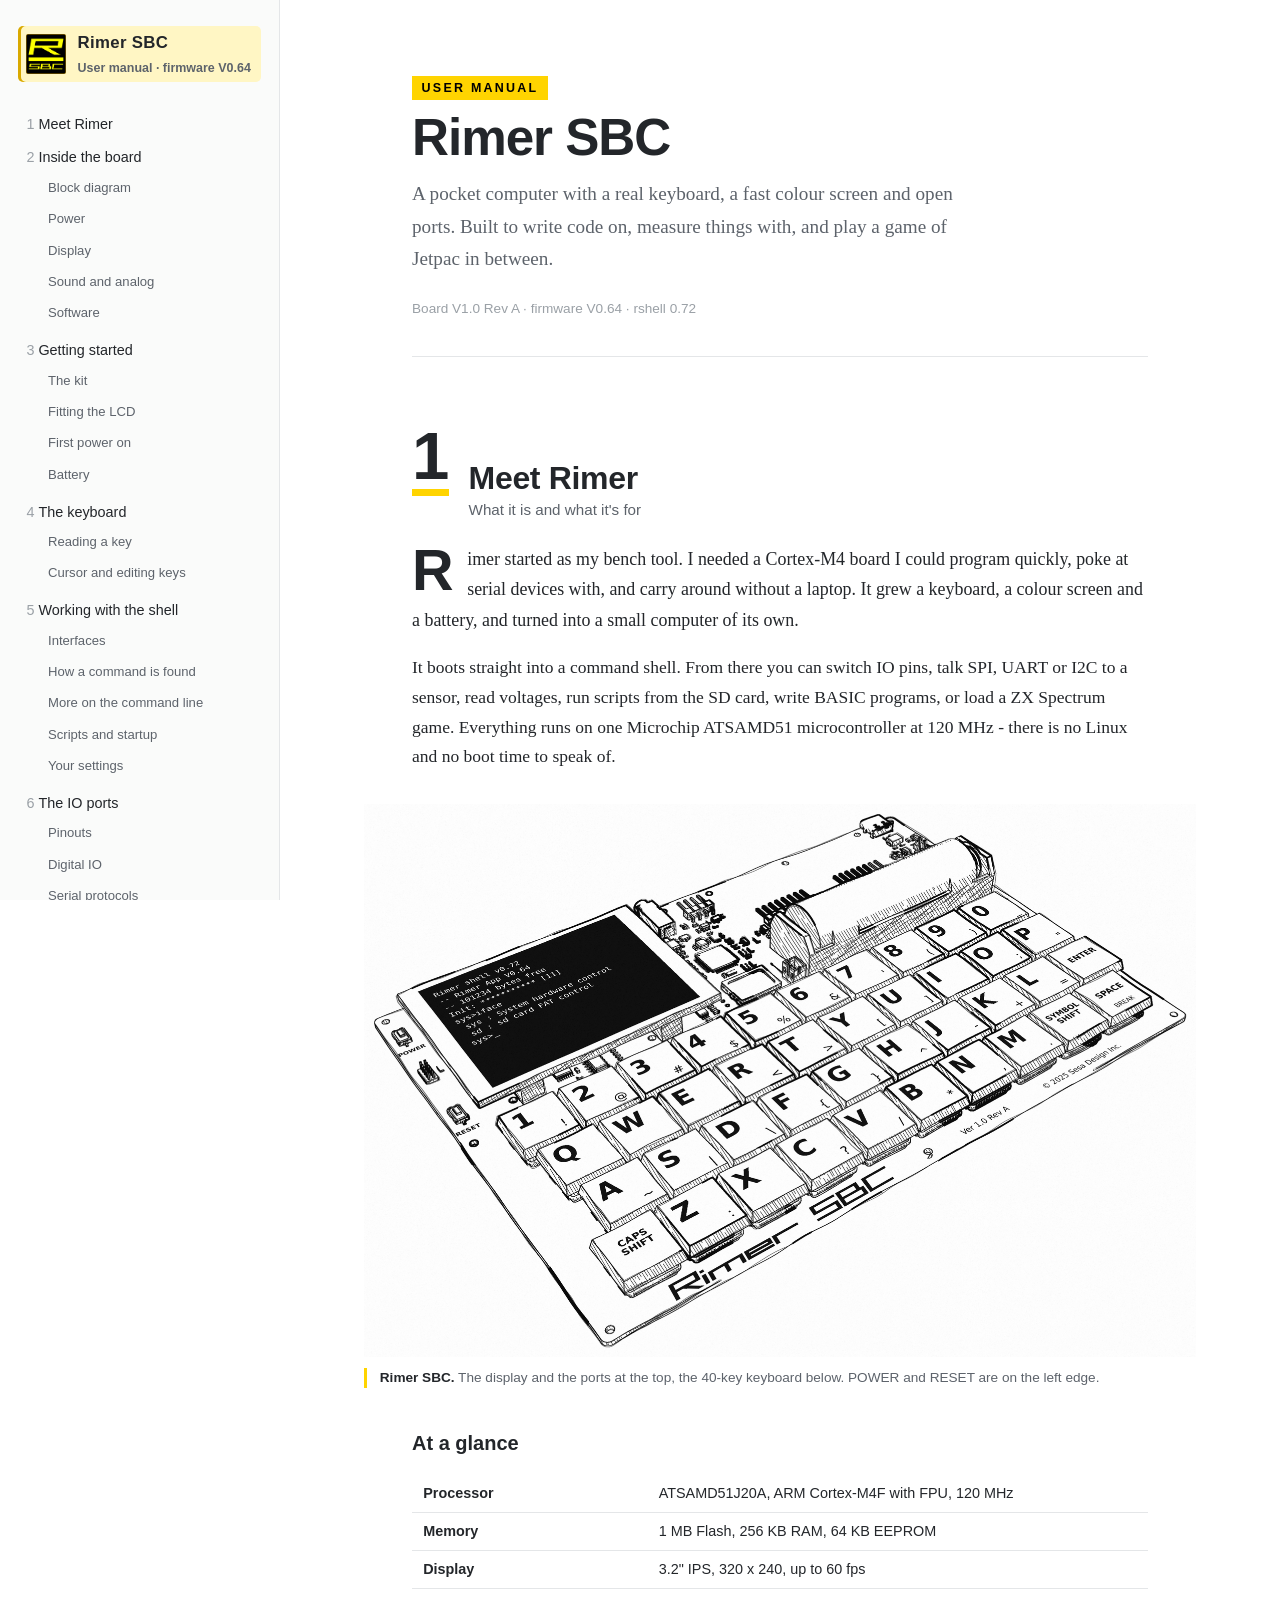
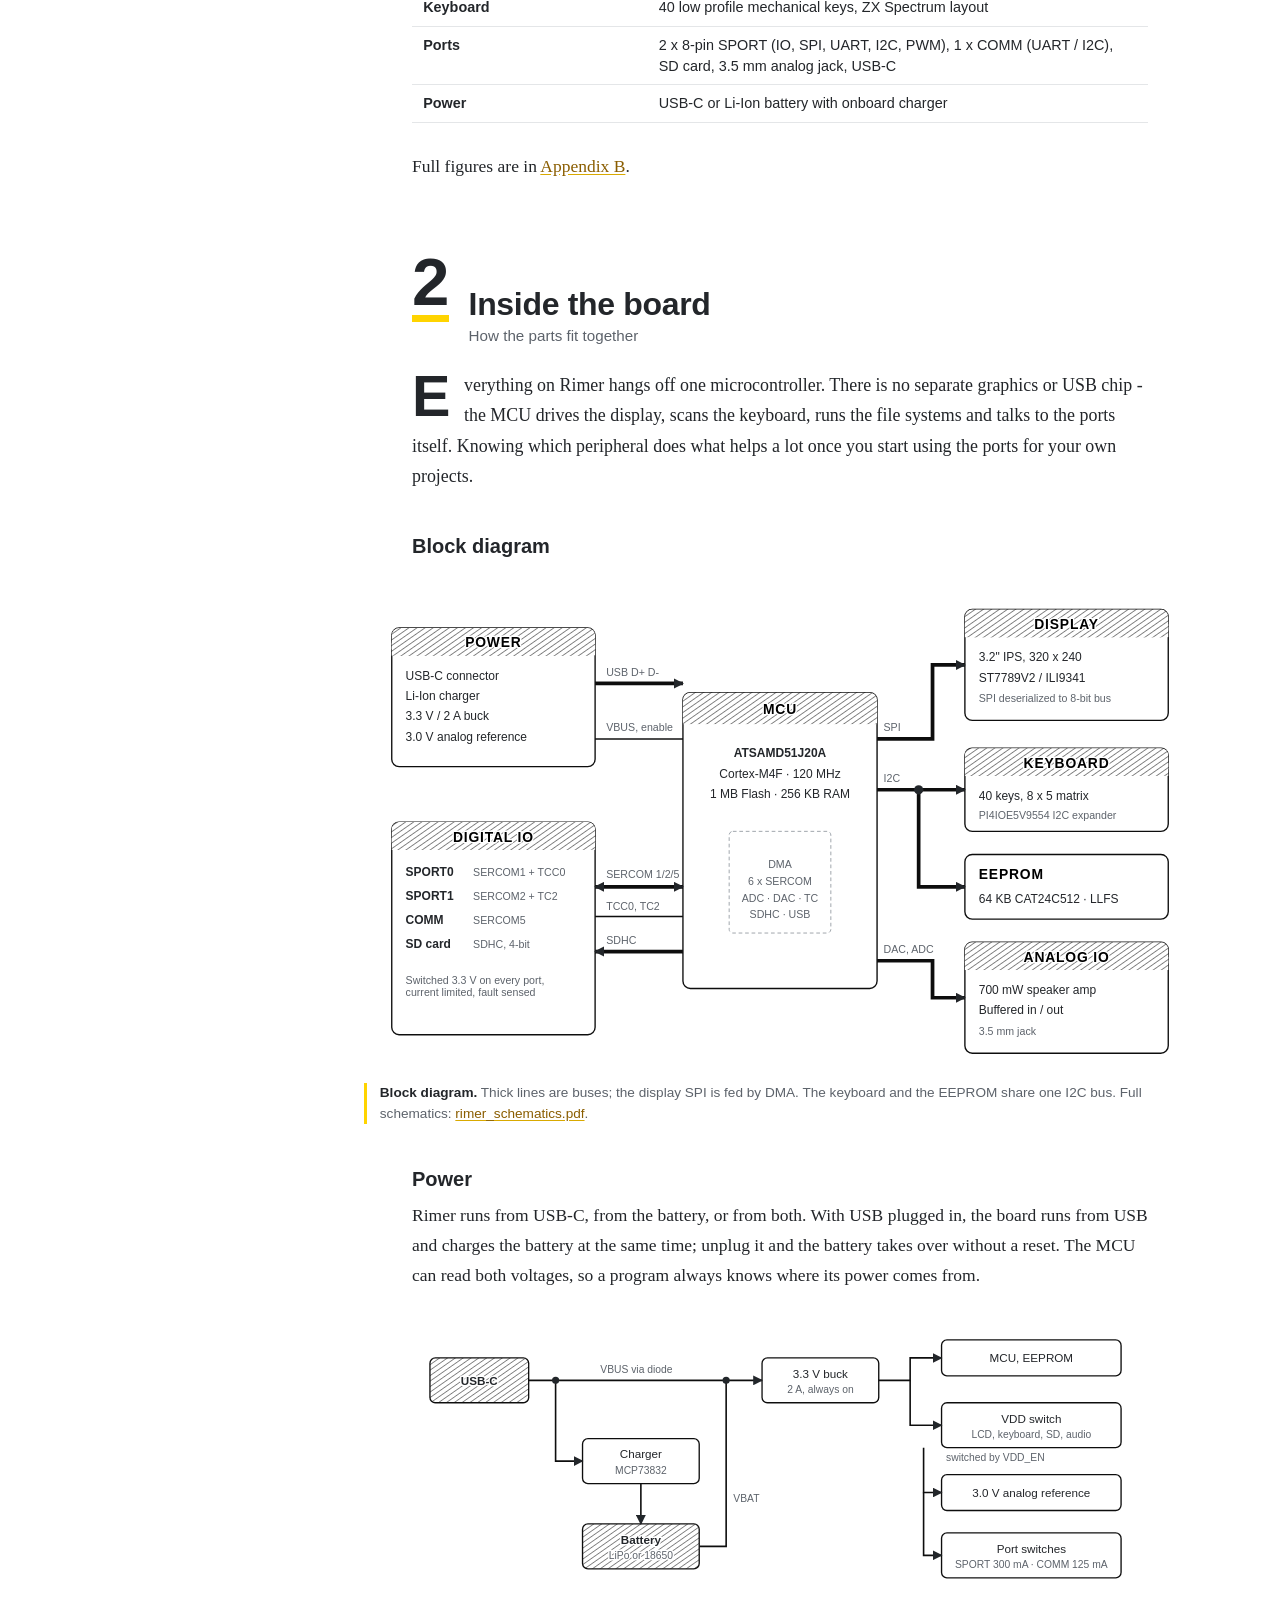
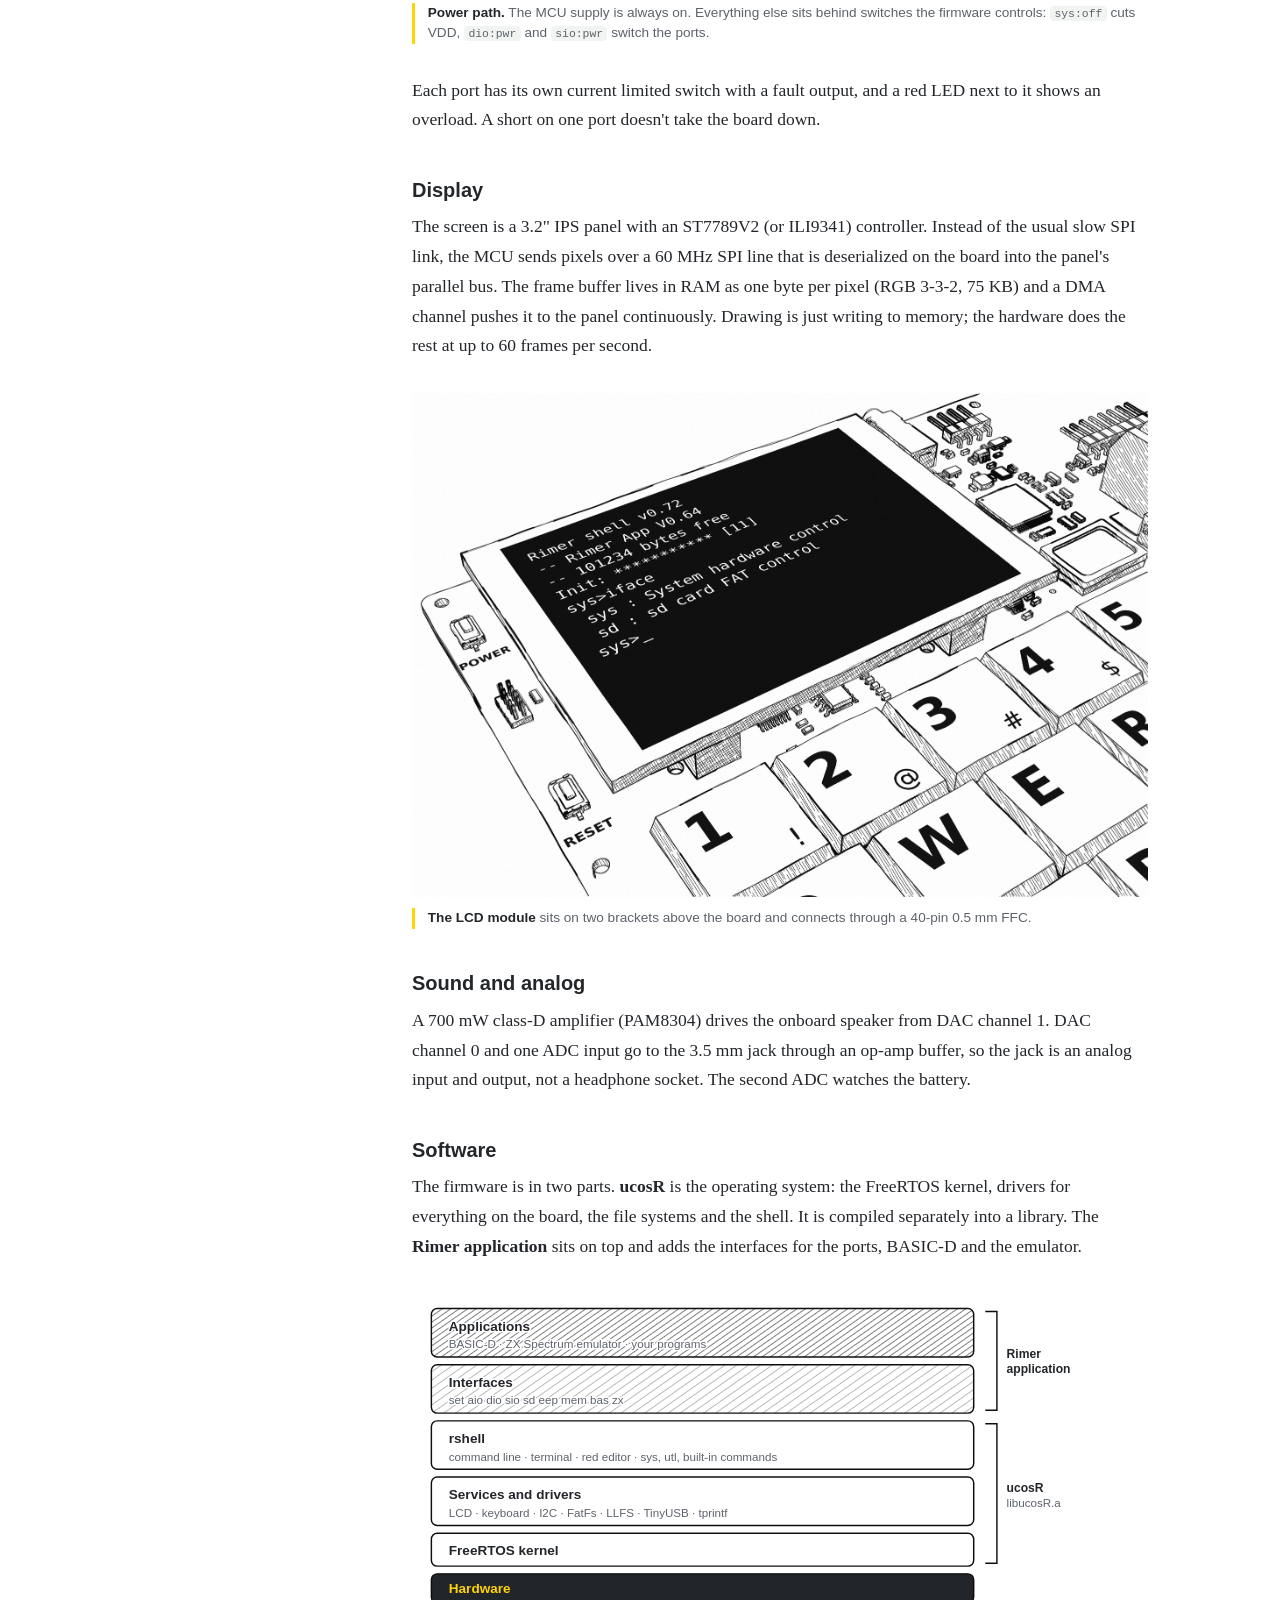
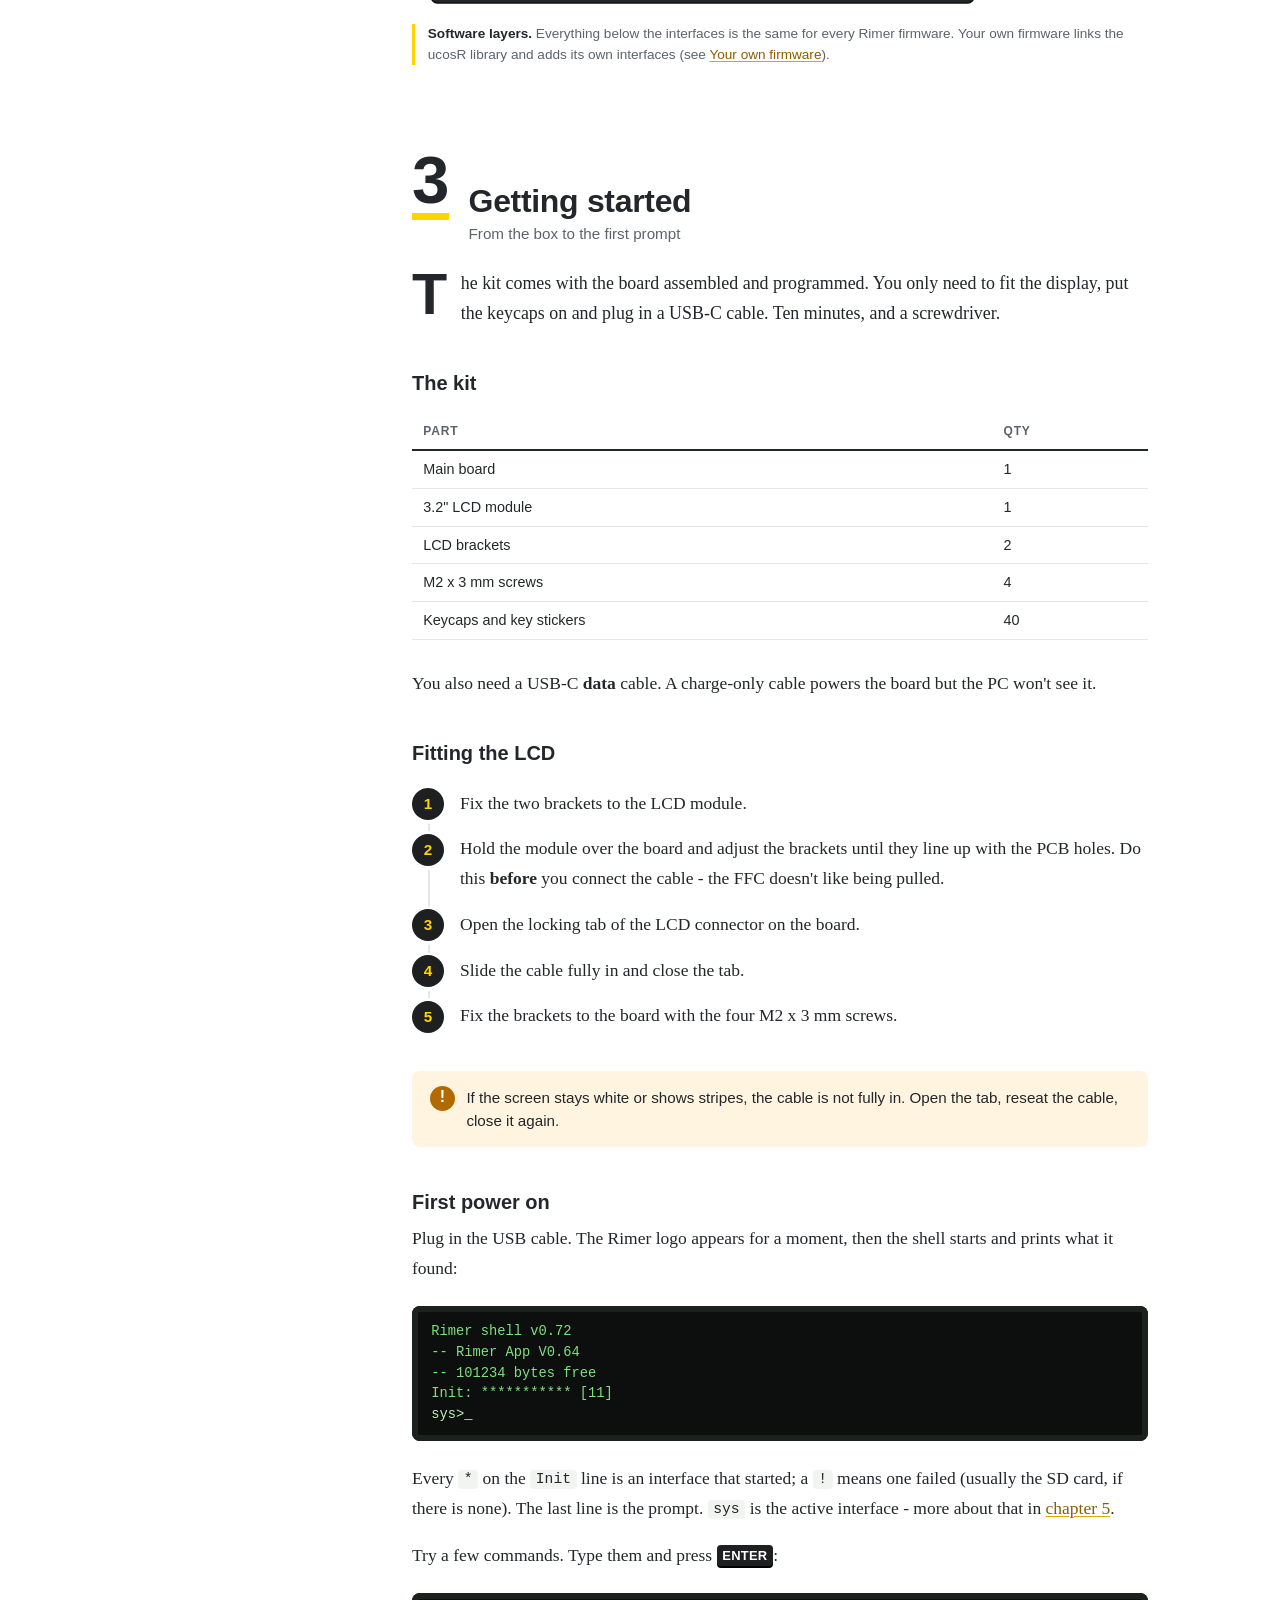
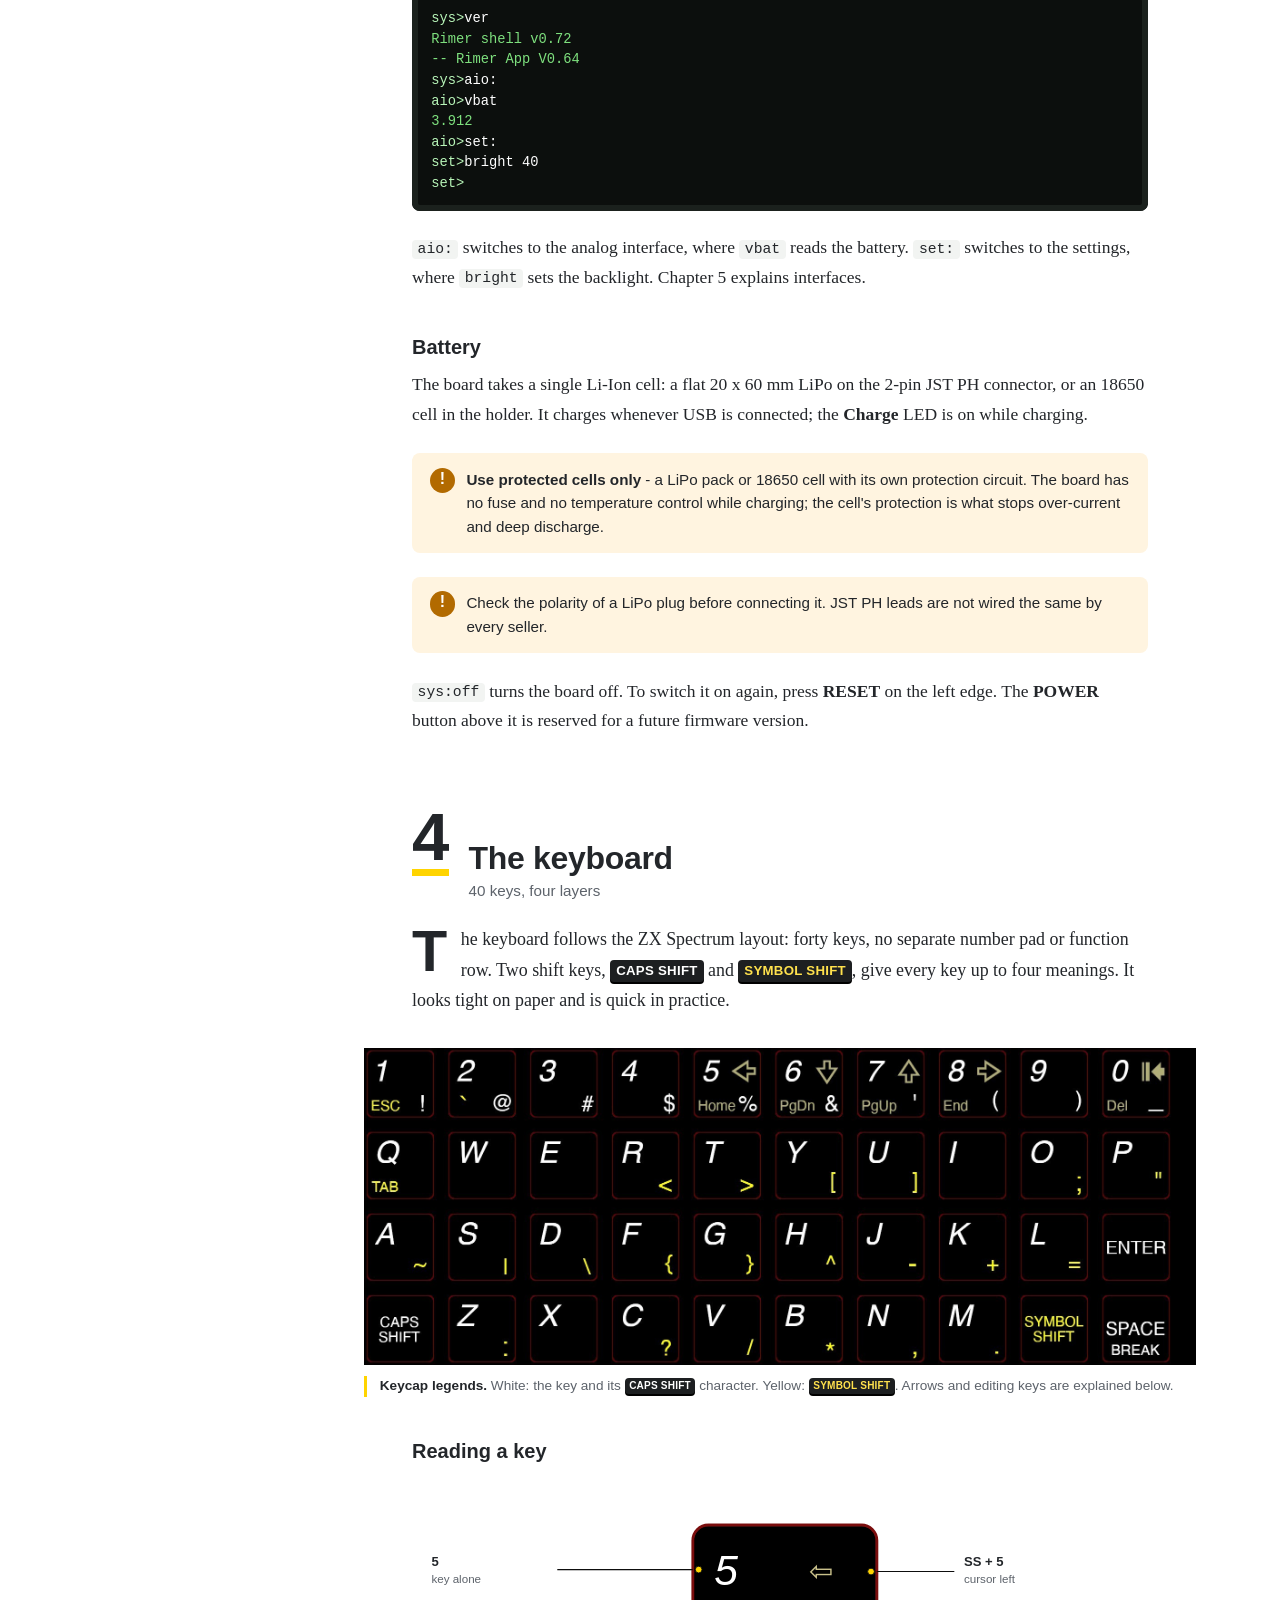
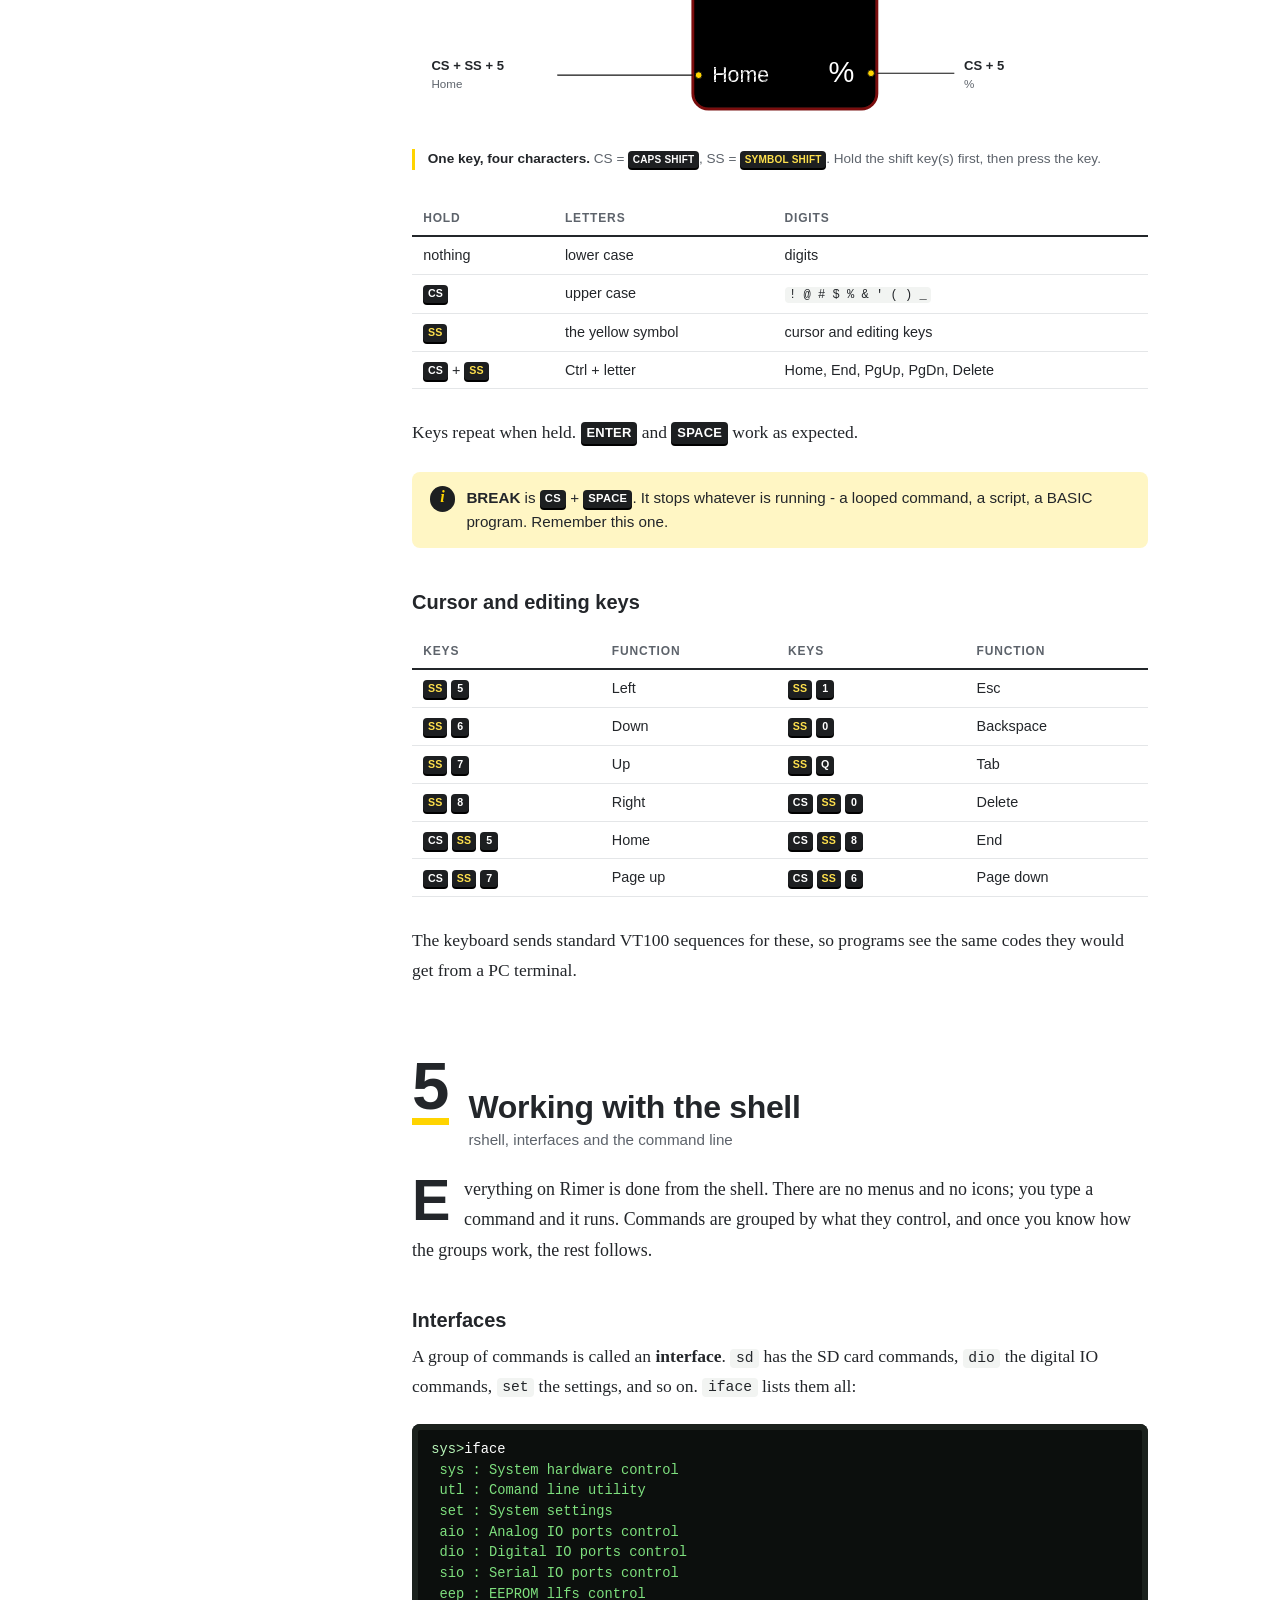
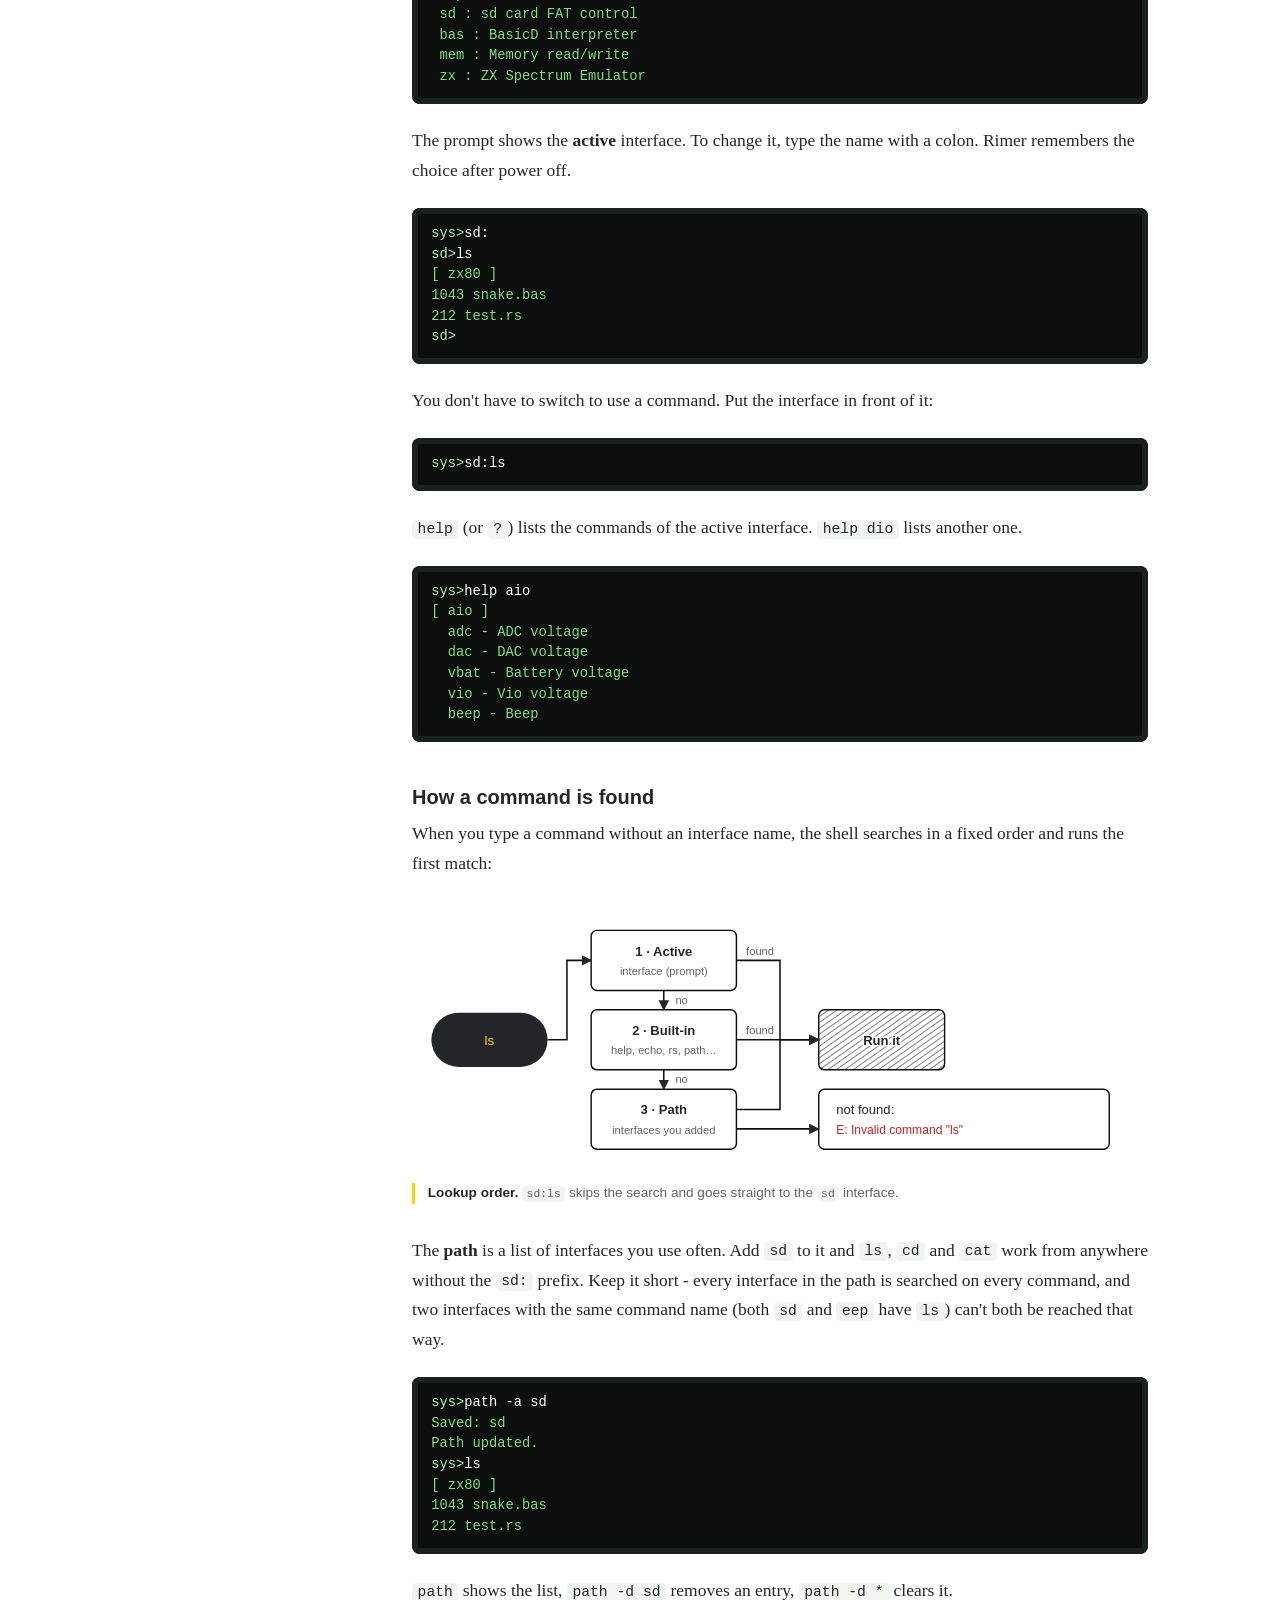
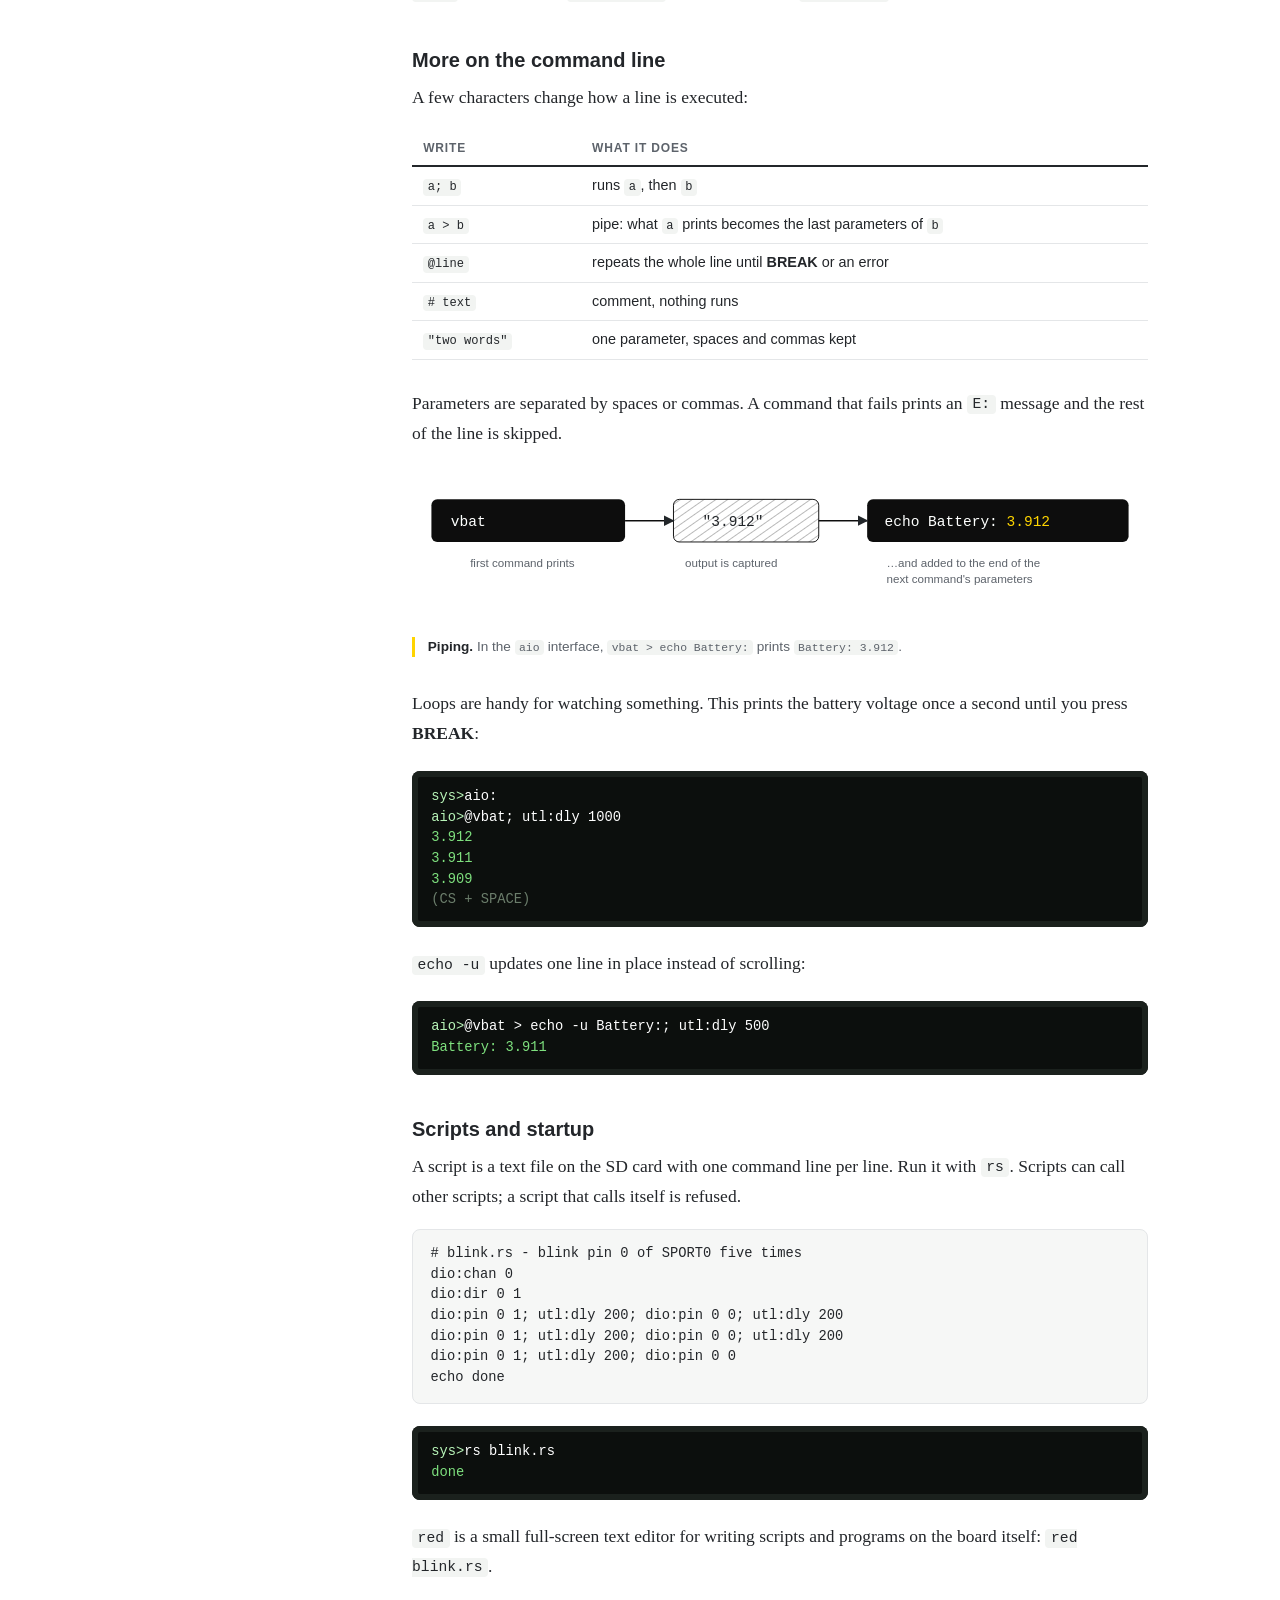
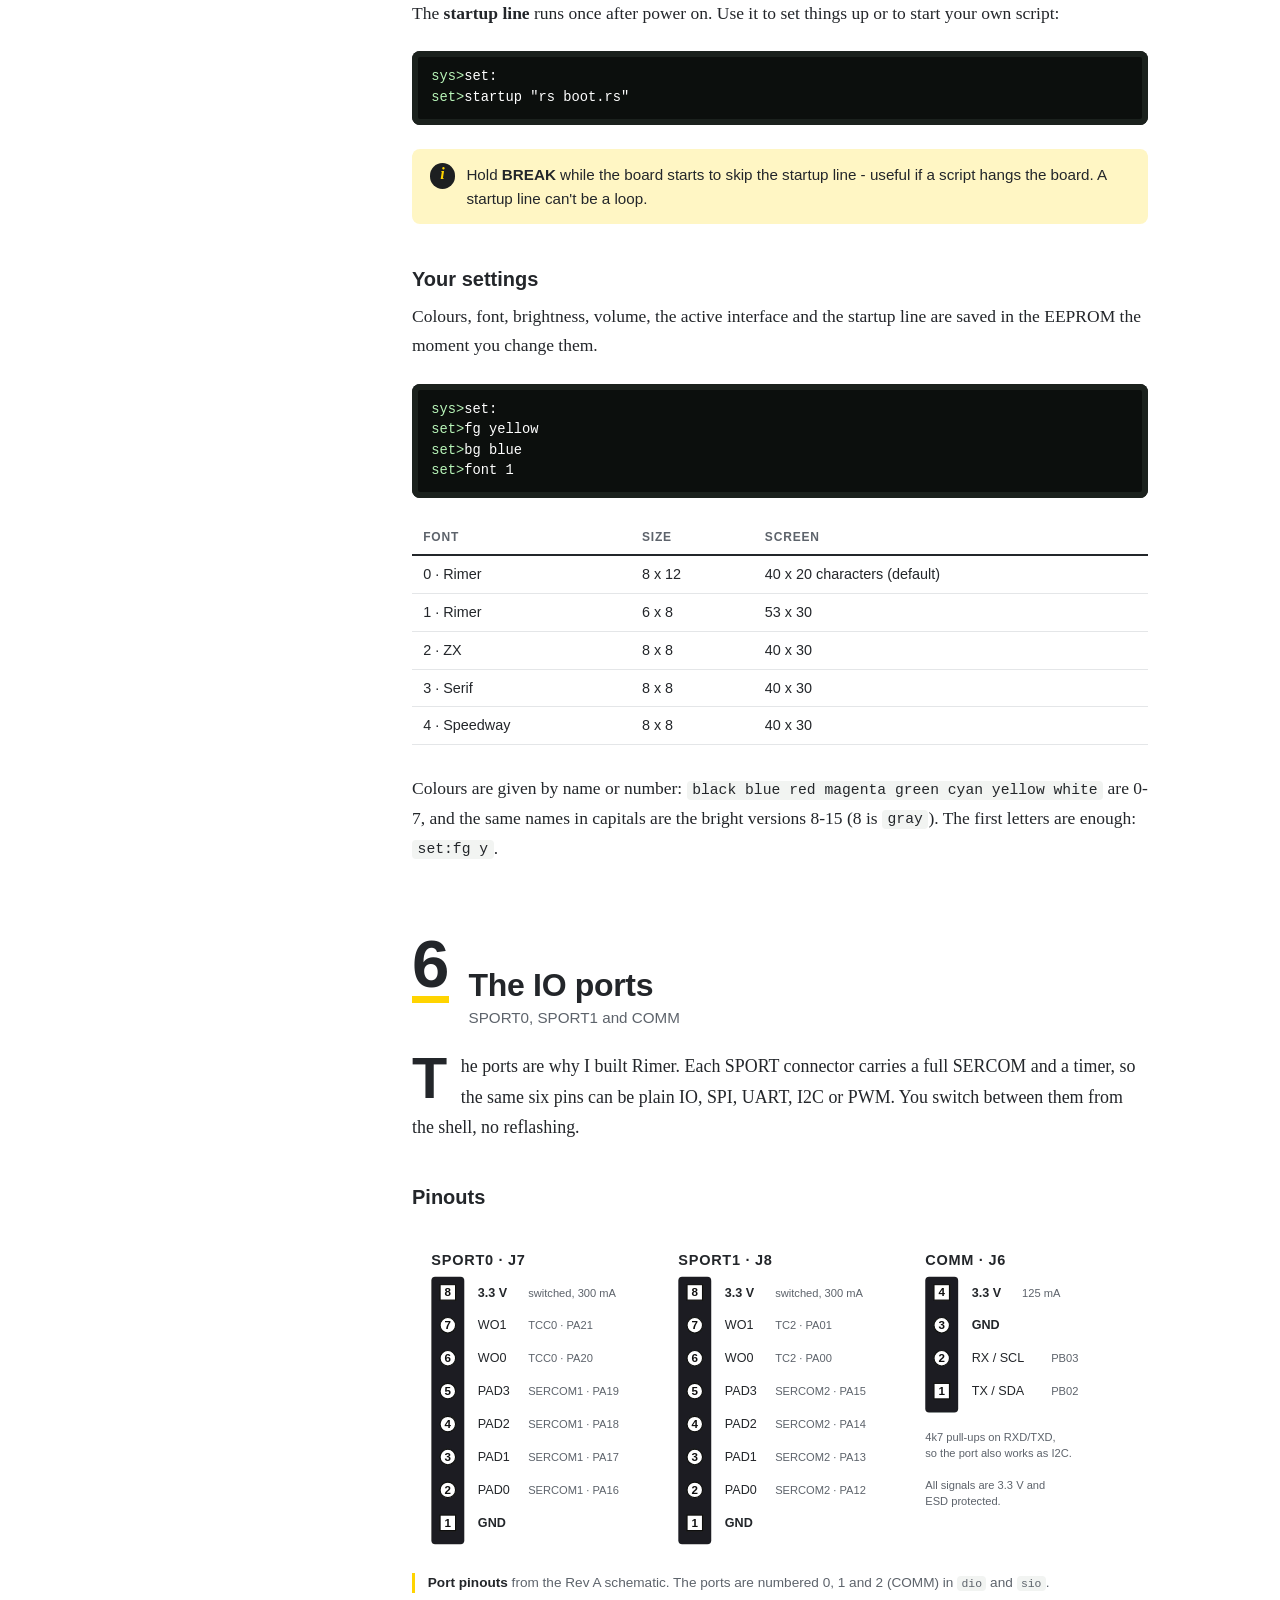
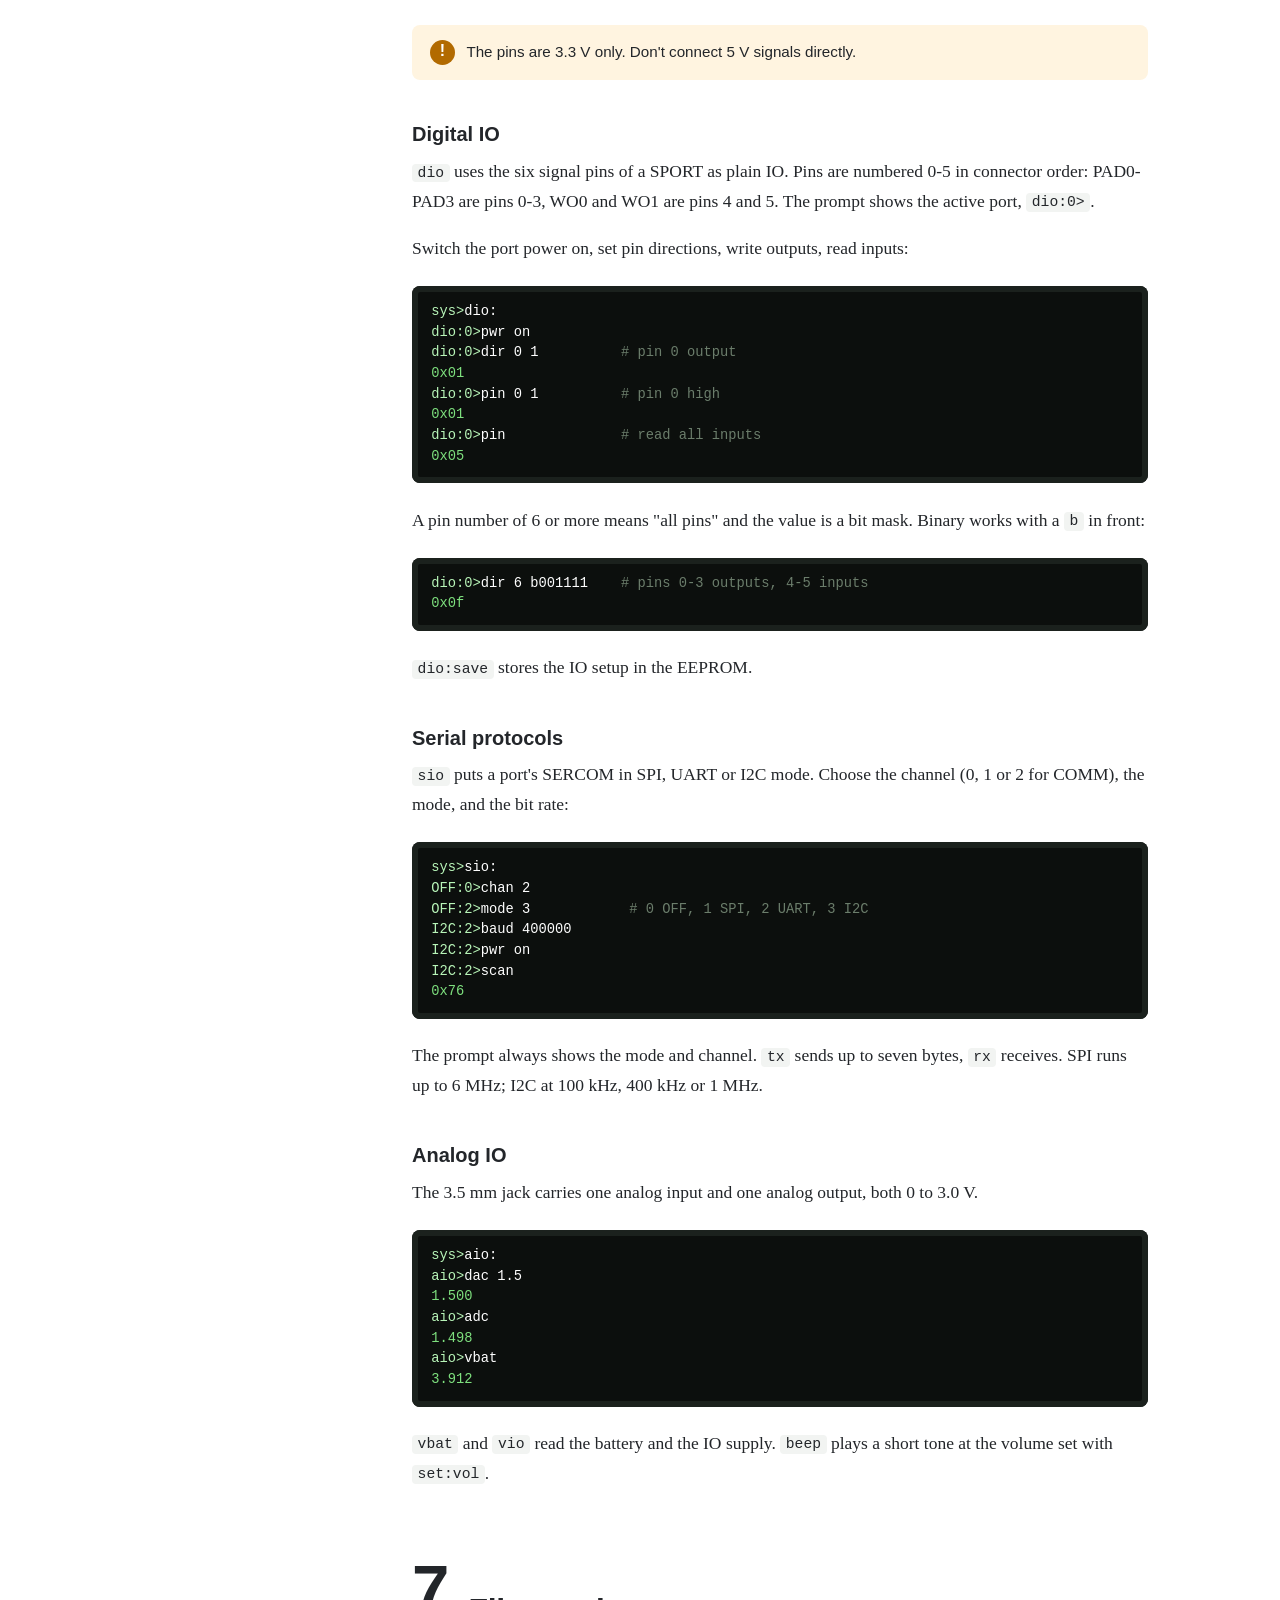
<file: docs/index.html>
<!DOCTYPE html>
<html lang="en">
<head>
<meta charset="utf-8">
<meta name="viewport" content="width=device-width, initial-scale=1">
<title>Rimer SBC - User Manual</title>
<link rel="icon" href="img/logo.png">
<link rel="stylesheet" href="assets/manual.css">
</head>
<body>
<svg width="0" height="0" style="position:absolute" aria-hidden="true">
  <defs>
    <filter id="pen" x="-2%" y="-2%" width="104%" height="104%">
      <feTurbulence type="fractalNoise" baseFrequency="0.008" numOctaves="1" seed="4" result="n"/>
      <feDisplacementMap in="SourceGraphic" in2="n" scale="1.6" xChannelSelector="R" yChannelSelector="G"/>
    </filter>
    <pattern id="hatchY" patternUnits="userSpaceOnUse" width="5" height="5" patternTransform="rotate(55)">
      <rect width="5" height="5" fill="#fff"/><line x1="0" y1="0" x2="0" y2="5" stroke="#111" stroke-width="1.1"/>
    </pattern>
    <pattern id="hatchL" patternUnits="userSpaceOnUse" width="7" height="7" patternTransform="rotate(55)">
      <rect width="7" height="7" fill="#fff"/><line x1="0" y1="0" x2="0" y2="7" stroke="#111" stroke-width="0.6"/>
    </pattern>
    <pattern id="hatchX" patternUnits="userSpaceOnUse" width="5" height="5" patternTransform="rotate(55)">
      <rect width="5" height="5" fill="#fff"/><line x1="0" y1="0" x2="0" y2="5" stroke="#111" stroke-width="1"/><line x1="0" y1="0" x2="5" y2="0" stroke="#111" stroke-width="0.7"/>
    </pattern>
  </defs>
</svg>

<!-- ================================================================ CONTENTS -->
<nav class="toc" aria-label="Contents">
  <a class="brand" href="#top"><img src="img/logo.png" alt=""><div><b>Rimer SBC</b><span>User manual · firmware V0.64</span></div></a>
  <ol>
    <li><a href="#meet">Meet Rimer</a></li>
    <li><a href="#inside">Inside the board</a>
      <ol>
        <li><a href="#blocks">Block diagram</a></li>
        <li><a href="#power">Power</a></li>
        <li><a href="#display">Display</a></li>
        <li><a href="#audio">Sound and analog</a></li>
        <li><a href="#software">Software</a></li>
      </ol>
    </li>
    <li><a href="#start">Getting started</a>
      <ol>
        <li><a href="#kit">The kit</a></li>
        <li><a href="#lcd">Fitting the LCD</a></li>
        <li><a href="#first">First power on</a></li>
        <li><a href="#battery">Battery</a></li>
      </ol>
    </li>
    <li><a href="#keyboard">The keyboard</a>
      <ol>
        <li><a href="#key-legends">Reading a key</a></li>
        <li><a href="#key-control">Cursor and editing keys</a></li>
      </ol>
    </li>
    <li><a href="#shell">Working with the shell</a>
      <ol>
        <li><a href="#interfaces">Interfaces</a></li>
        <li><a href="#lookup">How a command is found</a></li>
        <li><a href="#cmdline">More on the command line</a></li>
        <li><a href="#scripts">Scripts and startup</a></li>
        <li><a href="#settings">Your settings</a></li>
      </ol>
    </li>
    <li><a href="#ports">The IO ports</a>
      <ol>
        <li><a href="#pinout">Pinouts</a></li>
        <li><a href="#dio">Digital IO</a></li>
        <li><a href="#sio">Serial protocols</a></li>
        <li><a href="#aio">Analog IO</a></li>
      </ol>
    </li>
    <li><a href="#storage">Files and storage</a>
      <ol>
        <li><a href="#sdcard">SD card</a></li>
        <li><a href="#eeprom">EEPROM and LLFS</a></li>
      </ol>
    </li>
    <li><a href="#apps">BASIC-D and ZX Spectrum</a>
      <ol>
        <li><a href="#basic">BASIC-D</a></li>
        <li><a href="#zx">ZX Spectrum 48</a></li>
      </ol>
    </li>
    <li><a href="#firmware">Firmware</a>
      <ol>
        <li><a href="#update">Updating</a></li>
        <li><a href="#swd">Programming a blank board</a></li>
        <li><a href="#own">Your own firmware</a></li>
      </ol>
    </li>
    <li class="appx"><a href="#ref">A · Command reference</a></li>
    <li class="appx"><a href="#specs">B · Specifications</a></li>
  </ol>
</nav>

<main id="top"><div class="page">

<!-- ================================================================ COVER -->
<header class="cover">
  <span class="kicker">User manual</span>
  <h1>Rimer SBC</h1>
  <p>A pocket computer with a real keyboard, a fast colour screen and open ports. Built to write code on, measure things with, and play a game of Jetpac in between.</p>
  <div class="meta">Board V1.0 Rev A · firmware V0.64 · rshell 0.72</div>
</header>

<!-- ================================================================ 1 MEET -->
<section class="chapter" id="meet">
  <div class="chapter-head"><div class="num">1</div><h2>Meet Rimer</h2><div class="sub">What it is and what it's for</div></div>

  <p class="opening">Rimer started as my bench tool. I needed a Cortex-M4 board I could program quickly, poke at serial devices with, and carry around without a laptop. It grew a keyboard, a colour screen and a battery, and turned into a small computer of its own.</p>

  <p>It boots straight into a command shell. From there you can switch IO pins, talk SPI, UART or I2C to a sensor, read voltages, run scripts from the SD card, write BASIC programs, or load a ZX Spectrum game. Everything runs on one Microchip ATSAMD51 microcontroller at 120 MHz - there is no Linux and no boot time to speak of.</p>

  <figure class="wide">
    <img src="img/rimer_drawing.png" alt="Drawing of the Rimer SBC">
    <figcaption><b>Rimer SBC.</b> The display and the ports at the top, the 40-key keyboard below. POWER and RESET are on the left edge.</figcaption>
  </figure>

  <h3>At a glance</h3>
  <table class="spec">
    <tr><th>Processor</th><td>ATSAMD51J20A, ARM Cortex-M4F with FPU, 120 MHz</td></tr>
    <tr><th>Memory</th><td>1 MB Flash, 256 KB RAM, 64 KB EEPROM</td></tr>
    <tr><th>Display</th><td>3.2" IPS, 320 x 240, up to 60 fps</td></tr>
    <tr><th>Keyboard</th><td>40 low profile mechanical keys, ZX Spectrum layout</td></tr>
    <tr><th>Ports</th><td>2 x 8-pin SPORT (IO, SPI, UART, I2C, PWM), 1 x COMM (UART / I2C), SD card, 3.5 mm analog jack, USB-C</td></tr>
    <tr><th>Power</th><td>USB-C or Li-Ion battery with onboard charger</td></tr>
  </table>
  <p>Full figures are in <a href="#specs">Appendix B</a>.</p>
</section>

<!-- ================================================================ 2 INSIDE -->
<section class="chapter" id="inside">
  <div class="chapter-head"><div class="num">2</div><h2>Inside the board</h2><div class="sub">How the parts fit together</div></div>

  <p class="opening">Everything on Rimer hangs off one microcontroller. There is no separate graphics or USB chip - the MCU drives the display, scans the keyboard, runs the file systems and talks to the ports itself. Knowing which peripheral does what helps a lot once you start using the ports for your own projects.</p>

  <h3 id="blocks">Block diagram</h3>
  <figure class="wide">
  <svg viewBox="0 0 900 520" role="img" aria-label="Rimer SBC block diagram"><defs>
      <marker id="arr" viewBox="0 0 10 10" refX="9" refY="5" markerUnits="userSpaceOnUse" markerWidth="11" markerHeight="11" orient="auto-start-reverse"><path d="M0 0L10 5L0 10z" fill="#23262a"/></marker>
    </defs><style>text{paint-order:stroke;stroke:#fff;stroke-width:3.2px;stroke-linejoin:round}text[fill="#fff"],text[fill="#ffffff"],text[fill="#ffd400"],.kw,.ky,.kg,.pm,.pn{stroke:none}
      .bx{fill:#fff;stroke:#111;stroke-width:1.5}
      .hd{fill:url(#hatchY)}
      .ht{font-weight:700;font-size:15px;fill:#000;letter-spacing:.06em}
      .tx{font-size:13px;fill:#23262a}
      .sm{font-size:11.5px;fill:#5d636b}
      .ln{stroke:#111;stroke-width:1.6;fill:none}
      .bus{stroke:#111;stroke-width:4;fill:none}
    </style><g filter="url(#pen)">
    
    
    <!-- MCU -->
    <rect class="bx" x="345" y="110" width="210" height="320" rx="8"/>
    <rect class="hd" x="345" y="110" width="210" height="34" rx="8"/><rect class="hd" x="345" y="128" width="210" height="16"/>
    <text class="ht" x="450" y="133" text-anchor="middle">MCU</text>
    <text class="tx" x="450" y="180" text-anchor="middle" font-weight="700">ATSAMD51J20A</text>
    <text class="tx" x="450" y="202" text-anchor="middle">Cortex-M4F · 120 MHz</text>
    <text class="tx" x="450" y="224" text-anchor="middle">1 MB Flash · 256 KB RAM</text>
    <rect x="395" y="260" width="110" height="110" rx="4" fill="none" stroke="#9aa0a6" stroke-dasharray="4 3"/>
    <text class="sm" x="450" y="300" text-anchor="middle">DMA</text>
    <text class="sm" x="450" y="318" text-anchor="middle">6 x SERCOM</text>
    <text class="sm" x="450" y="336" text-anchor="middle">ADC · DAC · TC</text>
    <text class="sm" x="450" y="354" text-anchor="middle">SDHC · USB</text>

    <!-- POWER -->
    <rect class="bx" x="30" y="40" width="220" height="150" rx="8"/>
    <rect class="hd" x="30" y="40" width="220" height="30" rx="8"/><rect class="hd" x="30" y="56" width="220" height="14"/>
    <text class="ht" x="140" y="61" text-anchor="middle">POWER</text>
    <text class="tx" x="45" y="96">USB-C connector</text>
    <text class="tx" x="45" y="118">Li-Ion charger</text>
    <text class="tx" x="45" y="140">3.3 V / 2 A buck</text>
    <text class="tx" x="45" y="162">3.0 V analog reference</text>

    <!-- DIGITAL IO -->
    <rect class="bx" x="30" y="250" width="220" height="230" rx="8"/>
    <rect class="hd" x="30" y="250" width="220" height="30" rx="8"/><rect class="hd" x="30" y="266" width="220" height="14"/>
    <text class="ht" x="140" y="271" text-anchor="middle">DIGITAL IO</text>
    <text class="tx" x="45" y="308" font-weight="700">SPORT0</text><text class="sm" x="118" y="308">SERCOM1 + TCC0</text>
    <text class="tx" x="45" y="334" font-weight="700">SPORT1</text><text class="sm" x="118" y="334">SERCOM2 + TC2</text>
    <text class="tx" x="45" y="360" font-weight="700">COMM</text><text class="sm" x="118" y="360">SERCOM5</text>
    <text class="tx" x="45" y="386" font-weight="700">SD card</text><text class="sm" x="118" y="386">SDHC, 4-bit</text>
    <text class="sm" x="45" y="425">Switched 3.3 V on every port,</text>
    <text class="sm" x="45" y="438">current limited, fault sensed</text>

    <!-- DISPLAY -->
    <rect class="bx" x="650" y="20" width="220" height="120" rx="8"/>
    <rect class="hd" x="650" y="20" width="220" height="30" rx="8"/><rect class="hd" x="650" y="36" width="220" height="14"/>
    <text class="ht" x="760" y="41" text-anchor="middle">DISPLAY</text>
    <text class="tx" x="665" y="76">3.2" IPS, 320 x 240</text>
    <text class="tx" x="665" y="98">ST7789V2 / ILI9341</text>
    <text class="sm" x="665" y="120">SPI deserialized to 8-bit bus</text>

    <!-- KEYBOARD -->
    <rect class="bx" x="650" y="170" width="220" height="90" rx="8"/>
    <rect class="hd" x="650" y="170" width="220" height="30" rx="8"/><rect class="hd" x="650" y="186" width="220" height="14"/>
    <text class="ht" x="760" y="191" text-anchor="middle">KEYBOARD</text>
    <text class="tx" x="665" y="226">40 keys, 8 x 5 matrix</text>
    <text class="sm" x="665" y="247">PI4IOE5V9554 I2C expander</text>

    <!-- EEPROM -->
    <rect class="bx" x="650" y="285" width="220" height="70" rx="8"/>
    <text class="ht" x="665" y="312">EEPROM</text>
    <text class="tx" x="665" y="338">64 KB CAT24C512 · LLFS</text>

    <!-- ANALOG -->
    <rect class="bx" x="650" y="380" width="220" height="120" rx="8"/>
    <rect class="hd" x="650" y="380" width="220" height="30" rx="8"/><rect class="hd" x="650" y="396" width="220" height="14"/>
    <text class="ht" x="760" y="401" text-anchor="middle">ANALOG IO</text>
    <text class="tx" x="665" y="436">700 mW speaker amp</text>
    <text class="tx" x="665" y="458">Buffered in / out</text>
    <text class="sm" x="665" y="480">3.5 mm jack</text>

    <!-- links -->
    <path class="bus" d="M250 100H345" marker-end="url(#arr)"/><text class="sm" x="262" y="92">USB D+ D-</text>
    <path class="ln" d="M250 160H345"/><text class="sm" x="262" y="152">VBUS, enable</text>
    <path class="bus" d="M250 320H345" marker-start="url(#arr)" marker-end="url(#arr)"/><text class="sm" x="262" y="310">SERCOM 1/2/5</text>
    <path class="ln" d="M250 352H345"/><text class="sm" x="262" y="345">TCC0, TC2</text>
    <path class="bus" d="M250 390H345" marker-start="url(#arr)"/><text class="sm" x="262" y="382">SDHC</text>
    <path class="bus" d="M555 160H615V80H650" marker-end="url(#arr)"/><text class="sm" x="562" y="152">SPI</text>
    <path class="bus" d="M555 215H650" marker-end="url(#arr)"/><text class="sm" x="562" y="207">I2C</text>
    <path class="bus" d="M600 215V320H650" marker-end="url(#arr)"/>
    <circle cx="600" cy="215" r="5" fill="#23262a"/>
    <path class="bus" d="M555 400H615V440H650" marker-end="url(#arr)"/><text class="sm" x="562" y="392">DAC, ADC</text>
  </g></svg>
  <figcaption><b>Block diagram.</b> Thick lines are buses; the display SPI is fed by DMA. The keyboard and the EEPROM share one I2C bus. Full schematics: <a href="files/rimer_schematics.pdf">rimer_schematics.pdf</a>.</figcaption>
  </figure>

  <h3 id="power">Power</h3>
  <p>Rimer runs from USB-C, from the battery, or from both. With USB plugged in, the board runs from USB and charges the battery at the same time; unplug it and the battery takes over without a reset. The MCU can read both voltages, so a program always knows where its power comes from.</p>

  <figure>
  <svg viewBox="0 0 820 300" role="img" aria-label="Power path"><defs><marker id="a2" viewBox="0 0 10 10" refX="9" refY="5" markerUnits="userSpaceOnUse" markerWidth="11" markerHeight="11" orient="auto"><path d="M0 0L10 5L0 10z" fill="#23262a"/></marker></defs><style>text{paint-order:stroke;stroke:#fff;stroke-width:3.2px;stroke-linejoin:round}text[fill="#fff"],text[fill="#ffffff"],text[fill="#ffd400"],.kw,.ky,.kg,.pm,.pn{stroke:none}
      .b2{fill:#fff;stroke:#111;stroke-width:1.5}
      .y2{fill:url(#hatchY);stroke:#111;stroke-width:1.5}
      .t2{font-size:13px;fill:#23262a}
      .s2{font-size:11.5px;fill:#5d636b}
      .l2{stroke:#111;stroke-width:1.8;fill:none}
    </style><g filter="url(#pen)">
    
    
    <rect class="y2" x="20" y="40" width="110" height="50" rx="6"/><text class="t2" x="75" y="70" text-anchor="middle" font-weight="700">USB-C</text>
    <rect class="b2" x="190" y="130" width="130" height="50" rx="6"/><text class="t2" x="255" y="152" text-anchor="middle">Charger</text><text class="s2" x="255" y="169" text-anchor="middle">MCP73832</text>
    <rect class="y2" x="190" y="225" width="130" height="50" rx="6"/><text class="t2" x="255" y="247" text-anchor="middle" font-weight="700">Battery</text><text class="s2" x="255" y="264" text-anchor="middle">LiPo or 18650</text>
    <rect class="b2" x="390" y="40" width="130" height="50" rx="6"/><text class="t2" x="455" y="62" text-anchor="middle">3.3 V buck</text><text class="s2" x="455" y="79" text-anchor="middle">2 A, always on</text>
    <rect class="b2" x="590" y="20" width="200" height="40" rx="6"/><text class="t2" x="690" y="45" text-anchor="middle">MCU, EEPROM</text>
    <rect class="b2" x="590" y="90" width="200" height="50" rx="6"/><text class="t2" x="690" y="112" text-anchor="middle">VDD switch</text><text class="s2" x="690" y="129" text-anchor="middle">LCD, keyboard, SD, audio</text>
    <rect class="b2" x="590" y="170" width="200" height="40" rx="6"/><text class="t2" x="690" y="195" text-anchor="middle">3.0 V analog reference</text>
    <rect class="b2" x="590" y="235" width="200" height="50" rx="6"/><text class="t2" x="690" y="257" text-anchor="middle">Port switches</text><text class="s2" x="690" y="274" text-anchor="middle">SPORT 300 mA · COMM 125 mA</text>
    <path class="l2" d="M130 65H390" marker-end="url(#a2)"/><text class="s2" x="250" y="57" text-anchor="middle">VBUS via diode</text>
    <path class="l2" d="M160 65V155H190" marker-end="url(#a2)"/>
    <circle cx="160" cy="65" r="4" fill="#23262a"/>
    <path class="l2" d="M255 180V225" marker-end="url(#a2)"/>
    <path class="l2" d="M320 250H350V65" /><circle cx="350" cy="65" r="4" fill="#23262a"/><text class="s2" x="358" y="200">VBAT</text>
    <path class="l2" d="M520 65H555V40H590" marker-end="url(#a2)"/>
    <path class="l2" d="M555 65V115H590" marker-end="url(#a2)"/><text class="s2" x="595" y="155">switched by VDD_EN</text>
    <path class="l2" d="M570 140V190H590" marker-end="url(#a2)"/>
    <path class="l2" d="M570 190V260H590" marker-end="url(#a2)"/>
  </g></svg>
  <figcaption><b>Power path.</b> The MCU supply is always on. Everything else sits behind switches the firmware controls: <code>sys:off</code> cuts VDD, <code>dio:pwr</code> and <code>sio:pwr</code> switch the ports.</figcaption>
  </figure>

  <p>Each port has its own current limited switch with a fault output, and a red LED next to it shows an overload. A short on one port doesn't take the board down.</p>

  <h3 id="display">Display</h3>
  <p>The screen is a 3.2" IPS panel with an ST7789V2 (or ILI9341) controller. Instead of the usual slow SPI link, the MCU sends pixels over a 60 MHz SPI line that is deserialized on the board into the panel's parallel bus. The frame buffer lives in RAM as one byte per pixel (RGB 3-3-2, 75 KB) and a DMA channel pushes it to the panel continuously. Drawing is just writing to memory; the hardware does the rest at up to 60 frames per second.</p>

  <figure>
    <img src="img/rimer_lcd.png" alt="Drawing of the LCD module on its brackets">
    <figcaption><b>The LCD module</b> sits on two brackets above the board and connects through a 40-pin 0.5 mm FFC.</figcaption>
  </figure>

  <h3 id="audio">Sound and analog</h3>
  <p>A 700 mW class-D amplifier (PAM8304) drives the onboard speaker from DAC channel 1. DAC channel 0 and one ADC input go to the 3.5 mm jack through an op-amp buffer, so the jack is an analog input and output, not a headphone socket. The second ADC watches the battery.</p>

  <h3 id="software">Software</h3>
  <p>The firmware is in two parts. <b>ucosR</b> is the operating system: the FreeRTOS kernel, drivers for everything on the board, the file systems and the shell. It is compiled separately into a library. The <b>Rimer application</b> sits on top and adds the interfaces for the ports, BASIC-D and the emulator.</p>

  <figure>
  <svg viewBox="0 0 760 330" role="img" aria-label="Software layers"><style>text{paint-order:stroke;stroke:#fff;stroke-width:3.2px;stroke-linejoin:round}text[fill="#fff"],text[fill="#ffffff"],text[fill="#ffd400"],.kw,.ky,.kg,.pm,.pn{stroke:none}
      .lr{stroke:#111;stroke-width:1.5}
      .lt{font-size:14px;fill:#23262a;font-weight:700}
      .ls{font-size:12px;fill:#5d636b}
      .br{stroke:#111;stroke-width:1.5;fill:none}
      .bt{font-size:12.5px;fill:#23262a;font-weight:700}
    </style><g filter="url(#pen)">
    
    <rect class="lr" x="20" y="15" width="560" height="50" rx="6" fill="url(#hatchY)"/>
    <text class="lt" x="38" y="38">Applications</text><text class="ls" x="38" y="56" fill="#23262a">BASIC-D · ZX Spectrum emulator · your programs</text>
    <rect class="lr" x="20" y="73" width="560" height="50" rx="6" fill="url(#hatchL)"/>
    <text class="lt" x="38" y="96">Interfaces</text><text class="ls" x="38" y="114">set  aio  dio  sio  sd  eep  mem  bas  zx</text>
    <rect class="lr" x="20" y="131" width="560" height="50" rx="6" fill="#fff"/>
    <text class="lt" x="38" y="154">rshell</text><text class="ls" x="38" y="172">command line · terminal · red editor · sys, utl, built-in commands</text>
    <rect class="lr" x="20" y="189" width="560" height="50" rx="6" fill="#fff"/>
    <text class="lt" x="38" y="212">Services and drivers</text><text class="ls" x="38" y="230">LCD · keyboard · I2C · FatFs · LLFS · TinyUSB · tprintf</text>
    <rect class="lr" x="20" y="247" width="560" height="34" rx="6" fill="#fff"/>
    <text class="lt" x="38" y="269">FreeRTOS kernel</text>
    <rect class="lr" x="20" y="289" width="560" height="30" rx="6" fill="#23262a"/>
    <text class="lt" x="38" y="309" style="fill:#ffd400;stroke:none">Hardware</text>
    <path class="br" d="M592 18H604V120H592"/><text class="bt" x="614" y="66">Rimer</text><text class="bt" x="614" y="82">application</text>
    <path class="br" d="M592 134H604V278H592"/><text class="bt" x="614" y="204">ucosR</text><text class="ls" x="614" y="220">libucosR.a</text>
  </g></svg>
  <figcaption><b>Software layers.</b> Everything below the interfaces is the same for every Rimer firmware. Your own firmware links the ucosR library and adds its own interfaces (see <a href="#own">Your own firmware</a>).</figcaption>
  </figure>
</section>

<!-- ================================================================ 3 START -->
<section class="chapter" id="start">
  <div class="chapter-head"><div class="num">3</div><h2>Getting started</h2><div class="sub">From the box to the first prompt</div></div>

  <p class="opening">The kit comes with the board assembled and programmed. You only need to fit the display, put the keycaps on and plug in a USB-C cable. Ten minutes, and a screwdriver.</p>

  <h3 id="kit">The kit</h3>
  <table>
    <thead><tr><th>Part</th><th>Qty</th></tr></thead>
    <tr><td>Main board</td><td>1</td></tr>
    <tr><td>3.2" LCD module</td><td>1</td></tr>
    <tr><td>LCD brackets</td><td>2</td></tr>
    <tr><td>M2 x 3 mm screws</td><td>4</td></tr>
    <tr><td>Keycaps and key stickers</td><td>40</td></tr>
  </table>
  <p>You also need a USB-C <b>data</b> cable. A charge-only cable powers the board but the PC won't see it.</p>

  <h3 id="lcd">Fitting the LCD</h3>
  <ol class="steps">
    <li>Fix the two brackets to the LCD module.</li>
    <li>Hold the module over the board and adjust the brackets until they line up with the PCB holes. Do this <b>before</b> you connect the cable - the FFC doesn't like being pulled.</li>
    <li>Open the locking tab of the LCD connector on the board.</li>
    <li>Slide the cable fully in and close the tab.</li>
    <li>Fix the brackets to the board with the four M2 x 3 mm screws.</li>
  </ol>
  <div class="callout warn"><div>If the screen stays white or shows stripes, the cable is not fully in. Open the tab, reseat the cable, close it again.</div></div>

  <h3 id="first">First power on</h3>
  <p>Plug in the USB cable. The Rimer logo appears for a moment, then the shell starts and prints what it found:</p>
<pre class="term">Rimer shell v0.72
-- Rimer App V0.64
-- 101234 bytes free
Init: *********** [11]
<span class="p">sys&gt;</span><span class="u">_</span></pre>
  <p>Every <code>*</code> on the <code>Init</code> line is an interface that started; a <code>!</code> means one failed (usually the SD card, if there is none). The last line is the prompt. <code>sys</code> is the active interface - more about that in <a href="#shell">chapter 5</a>.</p>

  <p>Try a few commands. Type them and press <kbd>ENTER</kbd>:</p>
<pre class="term"><span class="p">sys&gt;</span><span class="u">ver</span>
Rimer shell v0.72
-- Rimer App V0.64
<span class="p">sys&gt;</span><span class="u">aio:</span>
<span class="p">aio&gt;</span><span class="u">vbat</span>
3.912
<span class="p">aio&gt;</span><span class="u">set:</span>
<span class="p">set&gt;</span><span class="u">bright 40</span>
<span class="p">set&gt;</span></pre>
  <p><code>aio:</code> switches to the analog interface, where <code>vbat</code> reads the battery. <code>set:</code> switches to the settings, where <code>bright</code> sets the backlight. Chapter 5 explains interfaces.</p>

  <h3 id="battery">Battery</h3>
  <p>The board takes a single Li-Ion cell: a flat 20 x 60 mm LiPo on the 2-pin JST PH connector, or an 18650 cell in the holder. It charges whenever USB is connected; the <b>Charge</b> LED is on while charging.</p>
  <div class="callout warn"><div><b>Use protected cells only</b> - a LiPo pack or 18650 cell with its own protection circuit. The board has no fuse and no temperature control while charging; the cell's protection is what stops over-current and deep discharge.</div></div>
  <div class="callout warn"><div>Check the polarity of a LiPo plug before connecting it. JST PH leads are not wired the same by every seller.</div></div>
  <p><code>sys:off</code> turns the board off. To switch it on again, press <b>RESET</b> on the left edge. The <b>POWER</b> button above it is reserved for a future firmware version.</p>
</section>

<!-- ================================================================ 4 KEYBOARD -->
<section class="chapter" id="keyboard">
  <div class="chapter-head"><div class="num">4</div><h2>The keyboard</h2><div class="sub">40 keys, four layers</div></div>

  <p class="opening">The keyboard follows the ZX Spectrum layout: forty keys, no separate number pad or function row. Two shift keys, <kbd>CAPS SHIFT</kbd> and <kbd class="ss">SYMBOL SHIFT</kbd>, give every key up to four meanings. It looks tight on paper and is quick in practice.</p>

  <figure class="wide">
    <img src="img/keyboard.jpg" alt="Rimer keyboard legends">
    <figcaption><b>Keycap legends.</b> White: the key and its <kbd>CAPS SHIFT</kbd> character. Yellow: <kbd class="ss">SYMBOL SHIFT</kbd>. Arrows and editing keys are explained below.</figcaption>
  </figure>

  <h3 id="key-legends">Reading a key</h3>
  <figure>
  <svg viewBox="0 0 760 250" role="img" aria-label="Key legend positions"><style>text{paint-order:stroke;stroke:#fff;stroke-width:3.2px;stroke-linejoin:round}text[fill="#fff"],text[fill="#ffffff"],text[fill="#ffd400"],.kw,.ky,.kg,.pm,.pn{stroke:none}
      .kc{fill:#000;stroke:#7a1010;stroke-width:3}
      .kw{fill:#fff;font-size:44px;font-style:italic}
      .ky{fill:url(#hatchY);font-size:22px}
      .kg{fill:#c9c08a;font-size:30px}
      .ct{font-size:13.5px;fill:#23262a}
      .cs{font-size:12px;fill:#5d636b}
      .cl{stroke:#111;stroke-width:1.2;fill:none}
      .dt{fill:#ffd400;stroke:#111;stroke-width:1}
    </style><g filter="url(#pen)">
    
    <rect class="kc" x="290" y="30" width="190" height="190" rx="16"/>
    <text class="kw" x="312" y="92">5</text>
    <text class="kg" x="410" y="88">⇦</text>
    <text class="ky" x="310" y="192">Home</text>
    <text fill="#fff" font-size="30" x="430" y="192">%</text>

    <path class="cl" d="M290 76H150"/><circle class="dt" cx="296" cy="76" r="3.5"/>
    <text class="ct" x="20" y="72" font-weight="700">5</text><text class="cs" x="20" y="90">key alone</text>

    <path class="cl" d="M480 78H560"/><circle class="dt" cx="474" cy="78" r="3.5"/>
    <text class="ct" x="570" y="72" font-weight="700">SS + 5</text><text class="cs" x="570" y="90">cursor left</text>

    <path class="cl" d="M290 185H150"/><circle class="dt" cx="296" cy="185" r="3.5"/>
    <text class="ct" x="20" y="180" font-weight="700">CS + SS + 5</text><text class="cs" x="20" y="198">Home</text>

    <path class="cl" d="M480 183H560"/><circle class="dt" cx="474" cy="183" r="3.5"/>
    <text class="ct" x="570" y="180" font-weight="700">CS + 5</text><text class="cs" x="570" y="198">%</text>
  </g></svg>
  <figcaption><b>One key, four characters.</b> CS = <kbd>CAPS SHIFT</kbd>, SS = <kbd class="ss">SYMBOL SHIFT</kbd>. Hold the shift key(s) first, then press the key.</figcaption>
  </figure>

  <table>
    <thead><tr><th>Hold</th><th>Letters</th><th>Digits</th></tr></thead>
    <tr><td>nothing</td><td>lower case</td><td>digits</td></tr>
    <tr><td><kbd>CS</kbd></td><td>upper case</td><td><code>! @ # $ % &amp; ' ( ) _</code></td></tr>
    <tr><td><kbd class="ss">SS</kbd></td><td>the yellow symbol</td><td>cursor and editing keys</td></tr>
    <tr><td><kbd>CS</kbd> + <kbd class="ss">SS</kbd></td><td>Ctrl + letter</td><td>Home, End, PgUp, PgDn, Delete</td></tr>
  </table>
  <p>Keys repeat when held. <kbd>ENTER</kbd> and <kbd>SPACE</kbd> work as expected.</p>

  <div class="callout tip"><div><b>BREAK</b> is <kbd>CS</kbd> + <kbd>SPACE</kbd>. It stops whatever is running - a looped command, a script, a BASIC program. Remember this one.</div></div>

  <h3 id="key-control">Cursor and editing keys</h3>
  <table>
    <thead><tr><th>Keys</th><th>Function</th><th>Keys</th><th>Function</th></tr></thead>
    <tr><td><kbd class="ss">SS</kbd> <kbd>5</kbd></td><td>Left</td><td><kbd class="ss">SS</kbd> <kbd>1</kbd></td><td>Esc</td></tr>
    <tr><td><kbd class="ss">SS</kbd> <kbd>6</kbd></td><td>Down</td><td><kbd class="ss">SS</kbd> <kbd>0</kbd></td><td>Backspace</td></tr>
    <tr><td><kbd class="ss">SS</kbd> <kbd>7</kbd></td><td>Up</td><td><kbd class="ss">SS</kbd> <kbd>Q</kbd></td><td>Tab</td></tr>
    <tr><td><kbd class="ss">SS</kbd> <kbd>8</kbd></td><td>Right</td><td><kbd>CS</kbd> <kbd class="ss">SS</kbd> <kbd>0</kbd></td><td>Delete</td></tr>
    <tr><td><kbd>CS</kbd> <kbd class="ss">SS</kbd> <kbd>5</kbd></td><td>Home</td><td><kbd>CS</kbd> <kbd class="ss">SS</kbd> <kbd>8</kbd></td><td>End</td></tr>
    <tr><td><kbd>CS</kbd> <kbd class="ss">SS</kbd> <kbd>7</kbd></td><td>Page up</td><td><kbd>CS</kbd> <kbd class="ss">SS</kbd> <kbd>6</kbd></td><td>Page down</td></tr>
  </table>
  <p>The keyboard sends standard VT100 sequences for these, so programs see the same codes they would get from a PC terminal.</p>
</section>

<!-- ================================================================ 5 SHELL -->
<section class="chapter" id="shell">
  <div class="chapter-head"><div class="num">5</div><h2>Working with the shell</h2><div class="sub">rshell, interfaces and the command line</div></div>

  <p class="opening">Everything on Rimer is done from the shell. There are no menus and no icons; you type a command and it runs. Commands are grouped by what they control, and once you know how the groups work, the rest follows.</p>

  <h3 id="interfaces">Interfaces</h3>
  <p>A group of commands is called an <b>interface</b>. <code>sd</code> has the SD card commands, <code>dio</code> the digital IO commands, <code>set</code> the settings, and so on. <code>iface</code> lists them all:</p>
<pre class="term"><span class="p">sys&gt;</span><span class="u">iface</span>
 sys : System hardware control
 utl : Comand line utility
 set : System settings
 aio : Analog IO ports control
 dio : Digital IO ports control
 sio : Serial IO ports control
 eep : EEPROM llfs control
 sd : sd card FAT control
 bas : BasicD interpreter
 mem : Memory read/write
 zx : ZX Spectrum Emulator</pre>

  <p>The prompt shows the <b>active</b> interface. To change it, type the name with a colon. Rimer remembers the choice after power off.</p>
<pre class="term"><span class="p">sys&gt;</span><span class="u">sd:</span>
<span class="p">sd&gt;</span><span class="u">ls</span>
[ zx80 ]
1043 snake.bas
212 test.rs
<span class="p">sd&gt;</span></pre>

  <p>You don't have to switch to use a command. Put the interface in front of it:</p>
<pre class="term"><span class="p">sys&gt;</span><span class="u">sd:ls</span></pre>

  <p><code>help</code> (or <code>?</code>) lists the commands of the active interface. <code>help dio</code> lists another one.</p>
<pre class="term"><span class="p">sys&gt;</span><span class="u">help aio</span>
[ aio ]
  adc - ADC voltage
  dac - DAC voltage
  vbat - Battery voltage
  vio - Vio voltage
  beep - Beep</pre>

  <h3 id="lookup">How a command is found</h3>
  <p>When you type a command without an interface name, the shell searches in a fixed order and runs the first match:</p>

  <figure>
  <svg viewBox="0 0 760 270" role="img" aria-label="Command lookup order"><defs><marker id="a3" viewBox="0 0 10 10" refX="9" refY="5" markerUnits="userSpaceOnUse" markerWidth="11" markerHeight="11" orient="auto"><path d="M0 0L10 5L0 10z" fill="#23262a"/></marker></defs><style>text{paint-order:stroke;stroke:#fff;stroke-width:3.2px;stroke-linejoin:round}text[fill="#fff"],text[fill="#ffffff"],text[fill="#ffd400"],.kw,.ky,.kg,.pm,.pn{stroke:none}
      .q{fill:#fff;stroke:#111;stroke-width:1.5}
      .qy{fill:url(#hatchY);stroke:#111;stroke-width:1.5}
      .qk{fill:#23262a}
      .qt{font-size:13.5px;fill:#23262a}
      .qb{font-size:13.5px;fill:#23262a;font-weight:700}
      .qs{font-size:11.5px;fill:#5d636b}
      .ql{stroke:#111;stroke-width:1.6;fill:none}
    </style><g filter="url(#pen)">
    
    
    <rect class="qk" x="20" y="105" width="120" height="56" rx="28"/><text x="80" y="138" text-anchor="middle" font-size="14" fill="#ffd400" font-family="monospace">ls</text>
    <rect class="q" x="185" y="20" width="150" height="62" rx="6"/><text class="qb" x="260" y="46" text-anchor="middle">1 · Active</text><text class="qs" x="260" y="66" text-anchor="middle">interface (prompt)</text>
    <rect class="q" x="185" y="102" width="150" height="62" rx="6"/><text class="qb" x="260" y="128" text-anchor="middle">2 · Built-in</text><text class="qs" x="260" y="148" text-anchor="middle">help, echo, rs, path…</text>
    <rect class="q" x="185" y="184" width="150" height="62" rx="6"/><text class="qb" x="260" y="210" text-anchor="middle">3 · Path</text><text class="qs" x="260" y="230" text-anchor="middle">interfaces you added</text>
    <rect class="qy" x="420" y="102" width="130" height="62" rx="6"/><text class="qb" x="485" y="138" text-anchor="middle">Run it</text>
    <rect class="q" x="420" y="184" width="300" height="62" rx="6"/><text class="qt" x="438" y="210">not found:</text><text x="438" y="230" font-size="12.5" fill="#b3261e" font-family="monospace">E: Invalid command "ls"</text>
    <path class="ql" d="M140 133H160V51H185" marker-end="url(#a3)"/>
    <path class="ql" d="M260 82V102" marker-end="url(#a3)"/><path class="ql" d="M260 164V184" marker-end="url(#a3)"/>
    <path class="ql" d="M335 51H380V133H420" marker-end="url(#a3)"/>
    <path class="ql" d="M335 133H420" marker-end="url(#a3)"/>
    <path class="ql" d="M335 205H380V133" /><path class="ql" d="M335 225H420" marker-end="url(#a3)"/>
    <text class="qs" x="345" y="45">found</text><text class="qs" x="345" y="127">found</text>
    <text class="qs" x="272" y="96">no</text><text class="qs" x="272" y="178">no</text>
  </g></svg>
  <figcaption><b>Lookup order.</b> <code>sd:ls</code> skips the search and goes straight to the <code>sd</code> interface.</figcaption>
  </figure>

  <p>The <b>path</b> is a list of interfaces you use often. Add <code>sd</code> to it and <code>ls</code>, <code>cd</code> and <code>cat</code> work from anywhere without the <code>sd:</code> prefix. Keep it short - every interface in the path is searched on every command, and two interfaces with the same command name (both <code>sd</code> and <code>eep</code> have <code>ls</code>) can't both be reached that way.</p>
<pre class="term"><span class="p">sys&gt;</span><span class="u">path -a sd</span>
Saved: sd
Path updated.
<span class="p">sys&gt;</span><span class="u">ls</span>
[ zx80 ]
1043 snake.bas
212 test.rs</pre>
  <p><code>path</code> shows the list, <code>path -d sd</code> removes an entry, <code>path -d *</code> clears it.</p>

  <h3 id="cmdline">More on the command line</h3>
  <p>A few characters change how a line is executed:</p>
  <table>
    <thead><tr><th>Write</th><th>What it does</th></tr></thead>
    <tr><td><code>a; b</code></td><td>runs <code>a</code>, then <code>b</code></td></tr>
    <tr><td><code>a &gt; b</code></td><td>pipe: what <code>a</code> prints becomes the last parameters of <code>b</code></td></tr>
    <tr><td><code>@line</code></td><td>repeats the whole line until <b>BREAK</b> or an error</td></tr>
    <tr><td><code># text</code></td><td>comment, nothing runs</td></tr>
    <tr><td><code>"two words"</code></td><td>one parameter, spaces and commas kept</td></tr>
  </table>
  <p>Parameters are separated by spaces or commas. A command that fails prints an <code>E:</code> message and the rest of the line is skipped.</p>

  <figure>
  <svg viewBox="0 0 760 150" role="img" aria-label="Pipe"><defs><marker id="a4" viewBox="0 0 10 10" refX="9" refY="5" markerUnits="userSpaceOnUse" markerWidth="11" markerHeight="11" orient="auto"><path d="M0 0L10 5L0 10z" fill="#23262a"/></marker></defs><style>text{paint-order:stroke;stroke:#fff;stroke-width:3.2px;stroke-linejoin:round}text[fill="#fff"],text[fill="#ffffff"],text[fill="#ffd400"],.kw,.ky,.kg,.pm,.pn{stroke:none}.pm{font-family:monospace;font-size:15px}.pl{font-size:12px;fill:#5d636b}.pb{fill:#0c0f0d}</style><g filter="url(#pen)">
    
    
    <rect class="pb" x="20" y="20" width="200" height="44" rx="6"/><text class="pm" x="40" y="48" fill="#ffffff">vbat</text>
    <rect fill="url(#hatchL)" stroke="#111" x="270" y="20" width="150" height="44" rx="6"/><text class="pm" x="300" y="48" fill="#23262a">"3.912"</text>
    <rect class="pb" x="470" y="20" width="270" height="44" rx="6"/><text class="pm" x="488" y="48" fill="#ffffff">echo Battery: <tspan fill="#ffd400">3.912</tspan></text>
    <path d="M220 42H270" stroke="#111" stroke-width="1.6" marker-end="url(#a4)"/>
    <path d="M420 42H470" stroke="#111" stroke-width="1.6" marker-end="url(#a4)"/>
    <text class="pl" x="60" y="90">first command prints</text>
    <text class="pl" x="282" y="90">output is captured</text>
    <text class="pl" x="490" y="90">…and added to the end of the</text>
    <text class="pl" x="490" y="106">next command's parameters</text>
  </g></svg>
  <figcaption><b>Piping.</b> In the <code>aio</code> interface, <code>vbat &gt; echo Battery:</code> prints <code>Battery: 3.912</code>.</figcaption>
  </figure>

  <p>Loops are handy for watching something. This prints the battery voltage once a second until you press <b>BREAK</b>:</p>
<pre class="term"><span class="p">sys&gt;</span><span class="u">aio:</span>
<span class="p">aio&gt;</span><span class="u">@vbat; utl:dly 1000</span>
3.912
3.911
3.909
<span class="c">(CS + SPACE)</span></pre>
  <p><code>echo -u</code> updates one line in place instead of scrolling:</p>
<pre class="term"><span class="p">aio&gt;</span><span class="u">@vbat &gt; echo -u Battery:; utl:dly 500</span>
Battery: 3.911</pre>

  <h3 id="scripts">Scripts and startup</h3>
  <p>A script is a text file on the SD card with one command line per line. Run it with <code>rs</code>. Scripts can call other scripts; a script that calls itself is refused.</p>
<pre class="file"># blink.rs - blink pin 0 of SPORT0 five times
dio:chan 0
dio:dir 0 1
dio:pin 0 1; utl:dly 200; dio:pin 0 0; utl:dly 200
dio:pin 0 1; utl:dly 200; dio:pin 0 0; utl:dly 200
dio:pin 0 1; utl:dly 200; dio:pin 0 0
echo done</pre>
<pre class="term"><span class="p">sys&gt;</span><span class="u">rs blink.rs</span>
done</pre>

  <p><code>red</code> is a small full-screen text editor for writing scripts and programs on the board itself: <code>red blink.rs</code>.</p>

  <p>The <b>startup line</b> runs once after power on. Use it to set things up or to start your own script:</p>
<pre class="term"><span class="p">sys&gt;</span><span class="u">set:</span>
<span class="p">set&gt;</span><span class="u">startup "rs boot.rs"</span></pre>
  <div class="callout tip"><div>Hold <b>BREAK</b> while the board starts to skip the startup line - useful if a script hangs the board. A startup line can't be a loop.</div></div>

  <h3 id="settings">Your settings</h3>
  <p>Colours, font, brightness, volume, the active interface and the startup line are saved in the EEPROM the moment you change them.</p>
<pre class="term"><span class="p">sys&gt;</span><span class="u">set:</span>
<span class="p">set&gt;</span><span class="u">fg yellow</span>
<span class="p">set&gt;</span><span class="u">bg blue</span>
<span class="p">set&gt;</span><span class="u">font 1</span></pre>
  <table>
    <thead><tr><th>Font</th><th>Size</th><th>Screen</th></tr></thead>
    <tr><td>0 · Rimer</td><td>8 x 12</td><td>40 x 20 characters (default)</td></tr>
    <tr><td>1 · Rimer</td><td>6 x 8</td><td>53 x 30</td></tr>
    <tr><td>2 · ZX</td><td>8 x 8</td><td>40 x 30</td></tr>
    <tr><td>3 · Serif</td><td>8 x 8</td><td>40 x 30</td></tr>
    <tr><td>4 · Speedway</td><td>8 x 8</td><td>40 x 30</td></tr>
  </table>
  <p>Colours are given by name or number: <code>black blue red magenta green cyan yellow white</code> are 0-7, and the same names in capitals are the bright versions 8-15 (8 is <code>gray</code>). The first letters are enough: <code>set:fg y</code>.</p>
</section>

<!-- ================================================================ 6 PORTS -->
<section class="chapter" id="ports">
  <div class="chapter-head"><div class="num">6</div><h2>The IO ports</h2><div class="sub">SPORT0, SPORT1 and COMM</div></div>

  <p class="opening">The ports are why I built Rimer. Each SPORT connector carries a full SERCOM and a timer, so the same six pins can be plain IO, SPI, UART, I2C or PWM. You switch between them from the shell, no reflashing.</p>

  <h3 id="pinout">Pinouts</h3>
  <figure>
  <svg viewBox="0 0 760 330" role="img" aria-label="Port pinouts"><style>text{paint-order:stroke;stroke:#fff;stroke-width:3.2px;stroke-linejoin:round}text[fill="#fff"],text[fill="#ffffff"],text[fill="#ffd400"],.kw,.ky,.kg,.pm,.pn{stroke:none}
      .hdr{fill:#1d1f21}
      .pin{fill:#fff;stroke:#111;stroke-width:1.2}
      .pn{font-size:12px;fill:#111;font-weight:700}
      .sg{font-size:13px;fill:#23262a}
      .sgb{font-size:13px;fill:#23262a;font-weight:700}
      .sgs{font-size:11.5px;fill:#5d636b}
      .ttl{font-size:15px;font-weight:800;fill:#23262a;letter-spacing:.05em}
    </style><g filter="url(#pen)">
    
    <!-- SPORT0 -->
    <text class="ttl" x="20" y="24">SPORT0 · J7</text>
    <rect class="hdr" x="20" y="36" width="34" height="276" rx="4"/>
    <g>
      <rect class="pin" x="29" y="44" width="16" height="16"/><text class="pn" x="37" y="56" text-anchor="middle" fill="#000">8</text><text class="sgb" x="68" y="57">3.3 V</text><text class="sgs" x="120" y="57">switched, 300 mA</text>
      <circle class="pin" cx="37" cy="86" r="8"/><text class="pn" x="37" y="90" text-anchor="middle" fill="#000">7</text><text class="sg" x="68" y="90">WO1</text><text class="sgs" x="120" y="90">TCC0 · PA21</text>
      <circle class="pin" cx="37" cy="120" r="8"/><text class="pn" x="37" y="124" text-anchor="middle" fill="#000">6</text><text class="sg" x="68" y="124">WO0</text><text class="sgs" x="120" y="124">TCC0 · PA20</text>
      <circle class="pin" cx="37" cy="154" r="8"/><text class="pn" x="37" y="158" text-anchor="middle" fill="#000">5</text><text class="sg" x="68" y="158">PAD3</text><text class="sgs" x="120" y="158">SERCOM1 · PA19</text>
      <circle class="pin" cx="37" cy="188" r="8"/><text class="pn" x="37" y="192" text-anchor="middle" fill="#000">4</text><text class="sg" x="68" y="192">PAD2</text><text class="sgs" x="120" y="192">SERCOM1 · PA18</text>
      <circle class="pin" cx="37" cy="222" r="8"/><text class="pn" x="37" y="226" text-anchor="middle" fill="#000">3</text><text class="sg" x="68" y="226">PAD1</text><text class="sgs" x="120" y="226">SERCOM1 · PA17</text>
      <circle class="pin" cx="37" cy="256" r="8"/><text class="pn" x="37" y="260" text-anchor="middle" fill="#000">2</text><text class="sg" x="68" y="260">PAD0</text><text class="sgs" x="120" y="260">SERCOM1 · PA16</text>
      <rect class="pin" x="29" y="282" width="16" height="16"/><text class="pn" x="37" y="294" text-anchor="middle" fill="#000">1</text><text class="sgb" x="68" y="294">GND</text>
    </g>
    <!-- SPORT1 -->
    <text class="ttl" x="275" y="24">SPORT1 · J8</text>
    <rect class="hdr" x="275" y="36" width="34" height="276" rx="4"/>
    <g>
      <rect class="pin" x="284" y="44" width="16" height="16"/><text class="pn" x="292" y="56" text-anchor="middle" fill="#000">8</text><text class="sgb" x="323" y="57">3.3 V</text><text class="sgs" x="375" y="57">switched, 300 mA</text>
      <circle class="pin" cx="292" cy="86" r="8"/><text class="pn" x="292" y="90" text-anchor="middle" fill="#000">7</text><text class="sg" x="323" y="90">WO1</text><text class="sgs" x="375" y="90">TC2 · PA01</text>
      <circle class="pin" cx="292" cy="120" r="8"/><text class="pn" x="292" y="124" text-anchor="middle" fill="#000">6</text><text class="sg" x="323" y="124">WO0</text><text class="sgs" x="375" y="124">TC2 · PA00</text>
      <circle class="pin" cx="292" cy="154" r="8"/><text class="pn" x="292" y="158" text-anchor="middle" fill="#000">5</text><text class="sg" x="323" y="158">PAD3</text><text class="sgs" x="375" y="158">SERCOM2 · PA15</text>
      <circle class="pin" cx="292" cy="188" r="8"/><text class="pn" x="292" y="192" text-anchor="middle" fill="#000">4</text><text class="sg" x="323" y="192">PAD2</text><text class="sgs" x="375" y="192">SERCOM2 · PA14</text>
      <circle class="pin" cx="292" cy="222" r="8"/><text class="pn" x="292" y="226" text-anchor="middle" fill="#000">3</text><text class="sg" x="323" y="226">PAD1</text><text class="sgs" x="375" y="226">SERCOM2 · PA13</text>
      <circle class="pin" cx="292" cy="256" r="8"/><text class="pn" x="292" y="260" text-anchor="middle" fill="#000">2</text><text class="sg" x="323" y="260">PAD0</text><text class="sgs" x="375" y="260">SERCOM2 · PA12</text>
      <rect class="pin" x="284" y="282" width="16" height="16"/><text class="pn" x="292" y="294" text-anchor="middle" fill="#000">1</text><text class="sgb" x="323" y="294">GND</text>
    </g>
    <!-- COMM -->
    <text class="ttl" x="530" y="24">COMM · J6</text>
    <rect class="hdr" x="530" y="36" width="34" height="140" rx="4"/>
    <rect class="pin" x="539" y="44" width="16" height="16"/><text class="pn" x="547" y="56" text-anchor="middle" fill="#000">4</text><text class="sgb" x="578" y="57">3.3 V</text><text class="sgs" x="630" y="57">125 mA</text>
    <circle class="pin" cx="547" cy="86" r="8"/><text class="pn" x="547" y="90" text-anchor="middle" fill="#000">3</text><text class="sgb" x="578" y="90">GND</text>
    <circle class="pin" cx="547" cy="120" r="8"/><text class="pn" x="547" y="124" text-anchor="middle" fill="#000">2</text><text class="sg" x="578" y="124">RX / SCL</text><text class="sgs" x="660" y="124">PB03</text>
    <rect class="pin" x="539" y="146" width="16" height="16"/><text class="pn" x="547" y="158" text-anchor="middle" fill="#000">1</text><text class="sg" x="578" y="158">TX / SDA</text><text class="sgs" x="660" y="158">PB02</text>
    <text class="sgs" x="530" y="205">4k7 pull-ups on RXD/TXD,</text>
    <text class="sgs" x="530" y="222">so the port also works as I2C.</text>
    <text class="sgs" x="530" y="255">All signals are 3.3 V and</text>
    <text class="sgs" x="530" y="272">ESD protected.</text>
  </g></svg>
  <figcaption><b>Port pinouts</b> from the Rev A schematic. The ports are numbered 0, 1 and 2 (COMM) in <code>dio</code> and <code>sio</code>.</figcaption>
  </figure>
  <div class="callout warn"><div>The pins are 3.3 V only. Don't connect 5 V signals directly.</div></div>

  <h3 id="dio">Digital IO</h3>
  <p><code>dio</code> uses the six signal pins of a SPORT as plain IO. Pins are numbered 0-5 in connector order: PAD0-PAD3 are pins 0-3, WO0 and WO1 are pins 4 and 5. The prompt shows the active port, <code>dio:0&gt;</code>.</p>
  <p>Switch the port power on, set pin directions, write outputs, read inputs:</p>
<pre class="term"><span class="p">sys&gt;</span><span class="u">dio:</span>
<span class="p">dio:0&gt;</span><span class="u">pwr on</span>
<span class="p">dio:0&gt;</span><span class="u">dir 0 1</span>          <span class="c"># pin 0 output</span>
0x01
<span class="p">dio:0&gt;</span><span class="u">pin 0 1</span>          <span class="c"># pin 0 high</span>
0x01
<span class="p">dio:0&gt;</span><span class="u">pin</span>              <span class="c"># read all inputs</span>
0x05</pre>
  <p>A pin number of 6 or more means "all pins" and the value is a bit mask. Binary works with a <code>b</code> in front:</p>
<pre class="term"><span class="p">dio:0&gt;</span><span class="u">dir 6 b001111</span>    <span class="c"># pins 0-3 outputs, 4-5 inputs</span>
0x0f</pre>
  <p><code>dio:save</code> stores the IO setup in the EEPROM.</p>

  <h3 id="sio">Serial protocols</h3>
  <p><code>sio</code> puts a port's SERCOM in SPI, UART or I2C mode. Choose the channel (0, 1 or 2 for COMM), the mode, and the bit rate:</p>
<pre class="term"><span class="p">sys&gt;</span><span class="u">sio:</span>
<span class="p">OFF:0&gt;</span><span class="u">chan 2</span>
<span class="p">OFF:2&gt;</span><span class="u">mode 3</span>            <span class="c"># 0 OFF, 1 SPI, 2 UART, 3 I2C</span>
<span class="p">I2C:2&gt;</span><span class="u">baud 400000</span>
<span class="p">I2C:2&gt;</span><span class="u">pwr on</span>
<span class="p">I2C:2&gt;</span><span class="u">scan</span>
0x76</pre>
  <p>The prompt always shows the mode and channel. <code>tx</code> sends up to seven bytes, <code>rx</code> receives. SPI runs up to 6 MHz; I2C at 100 kHz, 400 kHz or 1 MHz.</p>

  <h3 id="aio">Analog IO</h3>
  <p>The 3.5 mm jack carries one analog input and one analog output, both 0 to 3.0 V.</p>
<pre class="term"><span class="p">sys&gt;</span><span class="u">aio:</span>
<span class="p">aio&gt;</span><span class="u">dac 1.5</span>
1.500
<span class="p">aio&gt;</span><span class="u">adc</span>
1.498
<span class="p">aio&gt;</span><span class="u">vbat</span>
3.912</pre>
  <p><code>vbat</code> and <code>vio</code> read the battery and the IO supply. <code>beep</code> plays a short tone at the volume set with <code>set:vol</code>.</p>
</section>

<!-- ================================================================ 7 STORAGE -->
<section class="chapter" id="storage">
  <div class="chapter-head"><div class="num">7</div><h2>Files and storage</h2><div class="sub">SD card for your files, EEPROM for the system</div></div>

  <p class="opening">Rimer has two places to keep files. The SD card holds your scripts, programs and games and can be read on any computer. The EEPROM on the board is small and holds the system settings; it survives without a card.</p>

  <h3 id="sdcard">SD card</h3>
  <p>Use a FAT formatted card. The <a href="https://github.com/RimerSBC/release/tree/main/sd_sample">sd_sample</a> folder in the release repository is a ready made card with BASIC examples and Spectrum games - copy it to the card's root.</p>
<pre class="term"><span class="p">sd&gt;</span><span class="u">ls *.bas</span>
1043 snake.bas
388 sine.bas
<span class="p">sd&gt;</span><span class="u">cat -n5 snake.bas</span>
<span class="p">sd&gt;</span><span class="u">cd zx80</span>
<span class="p">sd&gt;</span><span class="u">pwd</span>
/zx80</pre>
  <p><code>rm</code> asks before it deletes a single file. With a wildcard (<code>rm *.tmp</code>) it doesn't ask - be careful.</p>

  <h3 id="eeprom">EEPROM and LLFS</h3>
  <p>The 64 KB EEPROM is formatted with LLFS, a small file system I wrote for this kind of memory. It is split into 256 sectors of 256 bytes. Index sectors hold the file names; data sectors are chained one after another, each one pointing to the next.</p>

  <figure>
  <svg viewBox="0 0 760 210" role="img" aria-label="LLFS layout"><style>text{paint-order:stroke;stroke:#fff;stroke-width:3.2px;stroke-linejoin:round}text[fill="#fff"],text[fill="#ffffff"],text[fill="#ffd400"],.kw,.ky,.kg,.pm,.pn{stroke:none}
      .sx{stroke:#111;stroke-width:1.2}
      .st{font-size:12px;fill:#23262a}
      .ss2{font-size:11px;fill:#5d636b}
      .zl{stroke:#9aa0a6;stroke-width:1;stroke-dasharray:4 3;fill:none}
    </style><g filter="url(#pen)">
    
    <rect class="sx" x="20" y="30" width="60" height="44" fill="url(#hatchY)"/><text class="st" x="50" y="56" text-anchor="middle" font-weight="700">0</text>
    <rect class="sx" x="80" y="30" width="60" height="44" fill="#fff"/><text class="st" x="110" y="56" text-anchor="middle">1</text>
    <rect class="sx" x="140" y="30" width="60" height="44" fill="#fff"/><text class="st" x="170" y="56" text-anchor="middle">2</text>
    <rect class="sx" x="200" y="30" width="60" height="44" fill="#fff"/><text class="st" x="230" y="56" text-anchor="middle">3</text>
    <rect class="sx" x="260" y="30" width="360" height="44" fill="#fff"/><text class="st" x="440" y="56" text-anchor="middle">… data sectors …</text>
    <rect class="sx" x="620" y="30" width="60" height="44" fill="#fff"/><text class="st" x="650" y="56" text-anchor="middle">254</text>
    <rect class="sx" x="680" y="30" width="60" height="44" fill="url(#hatchL)"/><text class="st" x="710" y="56" text-anchor="middle">255</text>
    <text class="ss2" x="20" y="20">index</text><text class="ss2" x="680" y="20">index (spare)</text>
    <path class="zl" d="M140 74L60 120M200 74L740 120"/>
    <rect class="sx" x="60" y="120" width="560" height="44" fill="#fff"/><text class="st" x="340" y="146" text-anchor="middle">254 bytes of file data</text>
    <rect class="sx" x="620" y="120" width="60" height="44" fill="url(#hatchY)"/><text class="st" x="650" y="141" text-anchor="middle" font-weight="700">COUNT</text>
    <rect class="sx" x="680" y="120" width="60" height="44" fill="url(#hatchY)"/><text class="st" x="710" y="141" text-anchor="middle" font-weight="700">LINK</text>
    <text class="ss2" x="620" y="186">bytes used</text><text class="ss2" x="680" y="186">next sector</text>
    <text class="ss2" x="60" y="186">A full sector uses COUNT as data too (255 bytes). LINK = itself: last, partly filled. LINK = 0xFF: last, full.</text>
  </g></svg>
  <figcaption><b>LLFS layout.</b> The first index sector holds the volume header and 14 file records; every further index sector holds 15.</figcaption>
  </figure>

  <p>The system keeps three files there. You can list them with <code>eep:ls</code>:</p>
  <table>
    <thead><tr><th>File</th><th>Holds</th></tr></thead>
    <tr><td><code>.rimer.conf</code></td><td>colours, font, brightness, volume, active interface, startup line</td></tr>
    <tr><td><code>.io.conf</code></td><td>port setup saved with <code>dio:save</code></td></tr>
    <tr><td><code>.path.list</code></td><td>the interface path</td></tr>
  </table>
  <p>If the EEPROM is blank or damaged, Rimer formats it at boot and writes the default settings. <code>eep:format</code> does the same on purpose - all settings go back to defaults.</p>
  <p>The full LLFS description is on the <a href="https://github.com/RimerSBC/release/wiki/LLFS">LLFS page</a>.</p>
</section>

<!-- ================================================================ 8 APPS -->
<section class="chapter" id="apps">
  <div class="chapter-head"><div class="num">8</div><h2>BASIC-D and ZX Spectrum</h2><div class="sub">Programming and playing</div></div>

  <p class="opening">Two bigger programs come with the firmware. BASIC-D is my own BASIC interpreter, made for poking at hardware from a few lines of code. The ZX Spectrum 48 emulator is there because the keyboard was begging for it.</p>

  <h3 id="basic">BASIC-D</h3>
  <p>Load a program from the SD card and run it:</p>
<pre class="term"><span class="p">sys&gt;</span><span class="u">bas:</span>
<span class="p">bas&gt;</span><span class="u">load snake.bas</span>
<span class="p">bas&gt;</span><span class="u">run</span></pre>
  <p><code>list</code> shows the program, <code>var</code> the variables, <code>new</code> clears it. <code>bas</code> starts the interpreter's own prompt for typing programs in. <b>BREAK</b> stops a running program.</p>
  <p>The <a href="https://github.com/RimerSBC/release/tree/main/sd_sample">sample card</a> has more than thirty examples - graphics (<code>circ.bas</code>, <code>plot.bas</code>), signal generators (<code>sine.bas</code>, <code>saw.bas</code>, <code>pulsegen.bas</code>), a voltmeter, a BME280 sensor reader and a few games.</p>

  <h3 id="zx">ZX Spectrum 48</h3>
  <p>The emulator runs Spectrum snapshots (<code>.z80</code> and <code>.sna</code>) at the original speed. The keyboard becomes a Spectrum keyboard - same layout, same shift keys.</p>
  <p>All emulator files live in the <code>/zx80</code> folder on the SD card: the Spectrum ROM <code>48.rom</code> and the snapshots. The emulator changes to that folder by itself, so there is no need to <code>cd</code> there.</p>
<pre class="term"><span class="p">sys&gt;</span><span class="u">zx:</span>
ZX Spectrum emulator
Use "zx" to run
<span class="p">zx&gt;</span><span class="u">load Jetpac.z80</span></pre>
  <p><code>zx</code> starts the emulator with the Spectrum ROM, or continues the last game. Press <kbd>CS</kbd> + <kbd class="ss">SS</kbd> + <kbd>SPACE</kbd> together to get back to the shell. <code>load -d game.z80</code> opens the game in the Z80 debugger instead of running it.</p>
</section>

<!-- ================================================================ 9 FIRMWARE -->
<section class="chapter" id="firmware">
  <div class="chapter-head"><div class="num">9</div><h2>Firmware</h2><div class="sub">Updating, recovering, building your own</div></div>

  <p class="opening">Rimer has a USB bootloader. Updating means copying one file to a drive, the same way you'd copy a photo to a USB stick. No programmer, no software to install.</p>

  <h3 id="update">Updating</h3>
  <figure>
  <svg viewBox="0 0 760 130" role="img" aria-label="Firmware update steps"><defs><marker id="a5" viewBox="0 0 10 10" refX="9" refY="5" markerUnits="userSpaceOnUse" markerWidth="11" markerHeight="11" orient="auto"><path d="M0 0L10 5L0 10z" fill="#23262a"/></marker></defs><style>text{paint-order:stroke;stroke:#fff;stroke-width:3.2px;stroke-linejoin:round}text[fill="#fff"],text[fill="#ffffff"],text[fill="#ffd400"],.kw,.ky,.kg,.pm,.pn{stroke:none}.fb{fill:#fff;stroke:#111;stroke-width:1.5}.fy{fill:url(#hatchY);stroke:#111;stroke-width:1.5}.ft{font-size:13.5px;fill:#23262a;font-weight:700}.fs{font-size:11.5px;fill:#5d636b}</style><g filter="url(#pen)">
    
    
    <rect class="fb" x="10" y="25" width="160" height="70" rx="8"/><text class="ft" x="90" y="55" text-anchor="middle">Reset twice</text><text class="fs" x="90" y="75" text-anchor="middle">USB connected</text>
    <rect class="fb" x="205" y="25" width="160" height="70" rx="8"/><text class="ft" x="285" y="55" text-anchor="middle">RIMERBOOT</text><text class="fs" x="285" y="75" text-anchor="middle">drive appears on the PC</text>
    <rect class="fy" x="400" y="25" width="160" height="70" rx="8"/><text class="ft" x="480" y="55" text-anchor="middle">Copy .uf2</text><text class="fs" x="480" y="75" text-anchor="middle">rimer_vX.XX.uf2</text>
    <rect class="fb" x="595" y="25" width="155" height="70" rx="8"/><text class="ft" x="672" y="55" text-anchor="middle">Restart</text><text class="fs" x="672" y="75" text-anchor="middle">new version runs</text>
    <path d="M170 60H205M365 60H400M560 60H595" stroke="#111" stroke-width="1.6" marker-end="url(#a5)"/>
  </g></svg>
  </figure>
  <ol class="steps">
    <li>Download the latest <code>rimer_vX.XX.uf2</code> from the <a href="https://github.com/RimerSBC/release/tree/main/images">images</a> folder.</li>
    <li>Connect Rimer to the PC with a USB data cable.</li>
    <li>Press reset twice, quickly. The bootloader screen appears and a drive named <code>RIMERBOOT</code> shows up on the PC. It contains <code>CURRENT.UF2</code>, <code>INDEX.HTM</code> and <code>INFO_UF2.TXT</code>.</li>
    <li>Copy the <code>.uf2</code> file to the drive. The drive disappears when the copy is done and Rimer restarts with the new firmware.</li>
  </ol>
  <p>Your settings and EEPROM files are kept.</p>

  <h3 id="swd">Programming a blank board</h3>
  <p>Only needed on a new board or if the bootloader is damaged. You need an SWD programmer (I use a J-Link) on connector J1.</p>
  <ol class="steps">
    <li>Fit the LCD and connect USB.</li>
    <li>Connect the SWD programmer to J1.</li>
    <li>Program <a href="https://github.com/RimerSBC/release/blob/main/uf2.hex">uf2.hex</a> - this is the bootloader.</li>
    <li>The Rimer logo and the bootloader screen appear, and <code>RIMERBOOT</code> shows up on the PC.</li>
    <li>Copy the latest <code>rimer_vX.XX.uf2</code> to it, as in an update.</li>
  </ol>

  <h3 id="own">Your own firmware</h3>
  <p>The firmware is split so that you don't have to build everything to add your own code. <a href="https://github.com/RimerSBC/ucosR">ucosR</a> compiles into <code>libucosR.a</code> with the kernel, drivers and shell. An application links the library and registers its own interfaces:</p>
<pre class="file">#include "rshell.h"

static cmd_err_t cmd_hello(_cl_param_t *sParam)
{
    tprintf("Hello, %s!\n", sParam->argc ? sParam->argv[0] : "Rimer");
    return CMD_NO_ERR;
}

const _iface_t ifaceHello =
{
    .name = "hi",
    .prompt = NULL,
    .desc = "My first interface",
    .init = NULL,
    .cmdList =
    {
        { .name = "hello", .desc = "Say hello [name]", .func = cmd_hello },
        { .name = NULL, .func = NULL },
    }
};

void interface_register(void)   // overrides the weak one in ucosR
{
    add_interface(&amp;ifaceHello);
}</pre>
<pre class="term"><span class="p">sys&gt;</span><span class="u">hi:</span>
<span class="p">hi&gt;</span><span class="u">hello world</span>
Hello, world!</pre>
  <p>A command gets its parameters in <code>sParam</code> and returns <code>CMD_NO_ERR</code> or an error string, which the shell prints after <code>E:</code>. Build with the ARM GCC toolchain, convert the binary with <code>uf2conv</code> (in the release repository) and copy it to <code>RIMERBOOT</code>.</p>
</section>

<!-- ================================================================ A REFERENCE -->
<section class="chapter" id="ref">
  <div class="chapter-head"><div class="num appx">A</div><h2>Command reference</h2><div class="sub">Every command in firmware V0.64</div></div>
  <p>Square brackets are optional parameters. Numbers can be decimal or hex (<code>0x1F</code>).</p>

  <div class="ref"><header><code>/</code><span>built-in, always available</span></header><table>
    <tr><td><code>help [iface]</code></td><td>list commands; <code>?</code> is the same</td></tr>
    <tr><td><code>ver</code></td><td>shell and firmware version</td></tr>
    <tr><td><code>iface</code></td><td>list interfaces</td></tr>
    <tr><td><code>echo [-e|-h|-c|-u] text</code></td><td>print text. <code>-e</code> no new line, <code>-h</code> back to line start, <code>-c</code> clear the line first, <code>-u</code> clear and stay (update in place)</td></tr>
    <tr><td><code>path [-a list | -d list | -d *]</code></td><td>show, add to, remove from or clear the path</td></tr>
    <tr><td><code>cls</code></td><td>clear the screen</td></tr>
    <tr><td><code>rs file</code></td><td>run a script from the SD card</td></tr>
    <tr><td><code>red [file]</code></td><td>text editor</td></tr>
  </table></div>

  <div class="ref"><header><code>sys</code><span>system</span></header><table>
    <tr><td><code>reboot</code></td><td>restart</td></tr>
    <tr><td><code>off</code></td><td>power off</td></tr>
  </table></div>

  <div class="ref"><header><code>utl</code><span>utilities</span></header><table>
    <tr><td><code>hex value</code></td><td>print a number in hex</td></tr>
    <tr><td><code>dec b1 [b2 …]</code></td><td>make a number from a list of bytes</td></tr>
    <tr><td><code>dly ms</code></td><td>wait, in milliseconds</td></tr>
  </table></div>

  <div class="ref"><header><code>set</code><span>settings, saved immediately</span></header><table>
    <tr><td><code>fg colour</code></td><td>text colour, name or 0-15</td></tr>
    <tr><td><code>bg colour</code></td><td>background colour, name or 0-15</td></tr>
    <tr><td><code>bright [1-100]</code></td><td>backlight in %; without a value shows it</td></tr>
    <tr><td><code>font [0-4]</code></td><td>system font; without a value shows it</td></tr>
    <tr><td><code>vol 0-100</code></td><td>speaker volume in %</td></tr>
    <tr><td><code>startup "line"</code></td><td>command line to run at power on</td></tr>
  </table></div>

  <div class="ref"><header><code>aio</code><span>analog IO</span></header><table>
    <tr><td><code>adc</code></td><td>input voltage on the jack, 0-3.0 V</td></tr>
    <tr><td><code>dac [volts]</code></td><td>set the output voltage 0-3.0 V; without a value shows it</td></tr>
    <tr><td><code>vbat</code></td><td>battery voltage</td></tr>
    <tr><td><code>vio</code></td><td>IO supply voltage</td></tr>
    <tr><td><code>beep</code></td><td>short beep</td></tr>
  </table></div>

  <div class="ref"><header><code>dio</code><span>digital IO, active port in the prompt</span></header><table>
    <tr><td><code>chan [0|1]</code></td><td>select the port</td></tr>
    <tr><td><code>pwr [chan] on|off</code></td><td>port 3.3 V on or off</td></tr>
    <tr><td><code>dir [pin [val [chan]]]</code></td><td>direction, 1 = output. Pin 6+ = all pins, value is a mask</td></tr>
    <tr><td><code>pin [pin [val [chan]]]</code></td><td>write an output; without parameters reads the inputs</td></tr>
    <tr><td><code>save</code></td><td>save the IO setup</td></tr>
  </table></div>

  <div class="ref"><header><code>sio</code><span>serial IO, mode and port in the prompt</span></header><table>
    <tr><td><code>chan 0|1|2</code></td><td>select the port (2 = COMM)</td></tr>
    <tr><td><code>mode 0-3</code></td><td>OFF, SPI, UART, I2C</td></tr>
    <tr><td><code>baud rate</code></td><td>bit rate. SPI up to 6 MHz, I2C 100k / 400k / 1M</td></tr>
    <tr><td><code>pwr on|off</code></td><td>port 3.3 V on or off</td></tr>
    <tr><td><code>tx b1 [… b7]</code></td><td>send up to 7 bytes</td></tr>
    <tr><td><code>rx size [mode/addr/tx]</code></td><td>receive bytes</td></tr>
    <tr><td><code>scan</code></td><td>list devices on the I2C bus</td></tr>
  </table></div>

  <div class="ref"><header><code>sd</code><span>SD card</span></header><table>
    <tr><td><code>ls [pattern]</code></td><td>list files, <code>*</code> wildcards</td></tr>
    <tr><td><code>cd dir</code></td><td>change directory</td></tr>
    <tr><td><code>pwd</code></td><td>current directory</td></tr>
    <tr><td><code>cat [-v] [-nN] file</code></td><td>show a file; <code>-v</code> shows control characters, <code>-nN</code> only the first N lines</td></tr>
    <tr><td><code>rm file | pattern</code></td><td>delete; asks only for a single file</td></tr>
    <tr><td><code>sdi</code></td><td>card information</td></tr>
    <tr><td><code>sdrd block [count]</code></td><td>raw block dump</td></tr>
  </table></div>

  <div class="ref"><header><code>eep</code><span>EEPROM files (LLFS)</span></header><table>
    <tr><td><code>ls [pattern]</code></td><td>list files and sizes</td></tr>
    <tr><td><code>df</code></td><td>free space</td></tr>
    <tr><td><code>rm name | pattern</code></td><td>delete</td></tr>
    <tr><td><code>touch name</code></td><td>create an empty file</td></tr>
    <tr><td><code>format</code></td><td>format; all settings are lost</td></tr>
  </table></div>

  <div class="ref"><header><code>mem</code><span>memory</span></header><table>
    <tr><td><code>eer addr [count]</code></td><td>EEPROM hex dump</td></tr>
    <tr><td><code>eew addr b1 [… b8]</code></td><td>write raw bytes to the EEPROM - can break LLFS</td></tr>
    <tr><td><code>mf</code></td><td>heap total, used, free</td></tr>
  </table></div>

  <div class="ref"><header><code>bas</code><span>BASIC-D</span></header><table>
    <tr><td><code>load file</code></td><td>load a program from the SD card</td></tr>
    <tr><td><code>run</code></td><td>run it</td></tr>
    <tr><td><code>list</code></td><td>list it</td></tr>
    <tr><td><code>new</code></td><td>clear it</td></tr>
    <tr><td><code>var</code></td><td>list variables</td></tr>
    <tr><td><code>bas</code></td><td>interpreter prompt</td></tr>
  </table></div>

  <div class="ref"><header><code>zx</code><span>ZX Spectrum 48</span></header><table>
    <tr><td><code>zx [addr]</code></td><td>start or continue, optionally from an address</td></tr>
    <tr><td><code>load [-d] file</code></td><td>load a <code>.z80</code> or <code>.sna</code> snapshot; <code>-d</code> opens the debugger</td></tr>
    <tr><td><code>dbg</code></td><td>Z80 debugger</td></tr>
  </table></div>
</section>

<!-- ================================================================ B SPECS -->
<section class="chapter" id="specs">
  <div class="chapter-head"><div class="num appx">B</div><h2>Specifications</h2><div class="sub">Board V1.0 Rev A</div></div>
  <table class="spec">
    <tr><th>MCU</th><td>Microchip ATSAMD51J20A, ARM Cortex-M4F, 120 MHz from a 12 MHz crystal</td></tr>
    <tr><th>Flash / RAM</th><td>1 MB / 256 KB</td></tr>
    <tr><th>EEPROM</th><td>64 KB, CAT24C512, I2C</td></tr>
    <tr><th>Display</th><td>3.2" IPS TFT, 320 x 240, ST7789V2 or ILI9341, 40-pin 0.5 mm FFC, PWM backlight</td></tr>
    <tr><th>Frame buffer</th><td>8 bit per pixel (RGB 3-3-2), DMA refresh, up to 60 fps</td></tr>
    <tr><th>Keyboard</th><td>40 Kailh Choc low profile switches, PI4IOE5V9554 I2C scanner</td></tr>
    <tr><th>Storage</th><td>microSD (SDHC 4-bit), 64 KB EEPROM with LLFS</td></tr>
    <tr><th>Audio</th><td>PAM8304 class-D, 700 mW onboard speaker</td></tr>
    <tr><th>Analog</th><td>1 x ADC in, 1 x DAC out, 0-3.0 V, MCP6402 buffer, 3.5 mm jack</td></tr>
    <tr><th>SPORT0, SPORT1</th><td>8-pin 2.54 mm, 6 signals each (SERCOM + 2 timer outputs), switched 3.3 V @ 300 mA with fault sense</td></tr>
    <tr><th>COMM</th><td>4-pin 2.54 mm, UART or I2C, 4k7 pull-ups, switched 3.3 V @ 125 mA</td></tr>
    <tr><th>USB</th><td>USB 2.0 full speed device, USB-C</td></tr>
    <tr><th>Power</th><td>USB-C 5 V or one Li-Ion cell (20 x 60 mm LiPo on JST PH-2, or 18650), MCP73832 charger, 3.3 V / 2 A buck</td></tr>
    <tr><th>Programming</th><td>USB UF2 bootloader, SWD on J1</td></tr>
    <tr><th>Size</th><td>200 x 140 mm, 1.6 mm PCB</td></tr>
  </table>
  <p>How the hardware works: <a href="hardware.html">hardware manual</a>. Drawings (PDF): <a href="files/rimer_schematics.pdf">schematics</a> · <a href="files/rimer_mech_layout.pdf">mechanical layout</a></p>

  <h3>More</h3>
  <ul>
    <li><a href="hardware.html">Hardware manual</a> - every block of the schematics explained</li>
    <li><a href="https://hackaday.io/project/202450-rimer-sbc">Rimer SBC on Hackaday</a></li>
    <li><a href="https://github.com/orgs/RimerSBC/repositories">Source code</a></li>
    <li><a href="https://github.com/RimerSBC/release">Release files</a> - firmware images, sample SD card, uf2conv</li>
  </ul>

  <footer>
    &copy; 2025 Sergey Sanders, Sesa Design Inc. · Licensed under <a href="http://creativecommons.org/licenses/by-nc-sa/4.0/">CC BY-NC-SA 4.0</a>
  </footer>
</section>

</div></main>

<script>
/* highlight the section being read in the contents panel */
(function () {
  var links = [].slice.call(document.querySelectorAll('nav.toc a[href^="#"]'));
  var targets = links.map(function (a) { return document.getElementById(a.getAttribute('href').slice(1)); });
  function update() {
    var y = window.scrollY + 120, cur = 0;
    targets.forEach(function (t, i) { if (t && t.getBoundingClientRect().top + window.scrollY <= y) cur = i; });
    links.forEach(function (a, i) { a.classList.toggle('active', i === cur); });
  }
  addEventListener('scroll', update, { passive: true });
  update();
})();
</script>
</body>
</html>
</file>
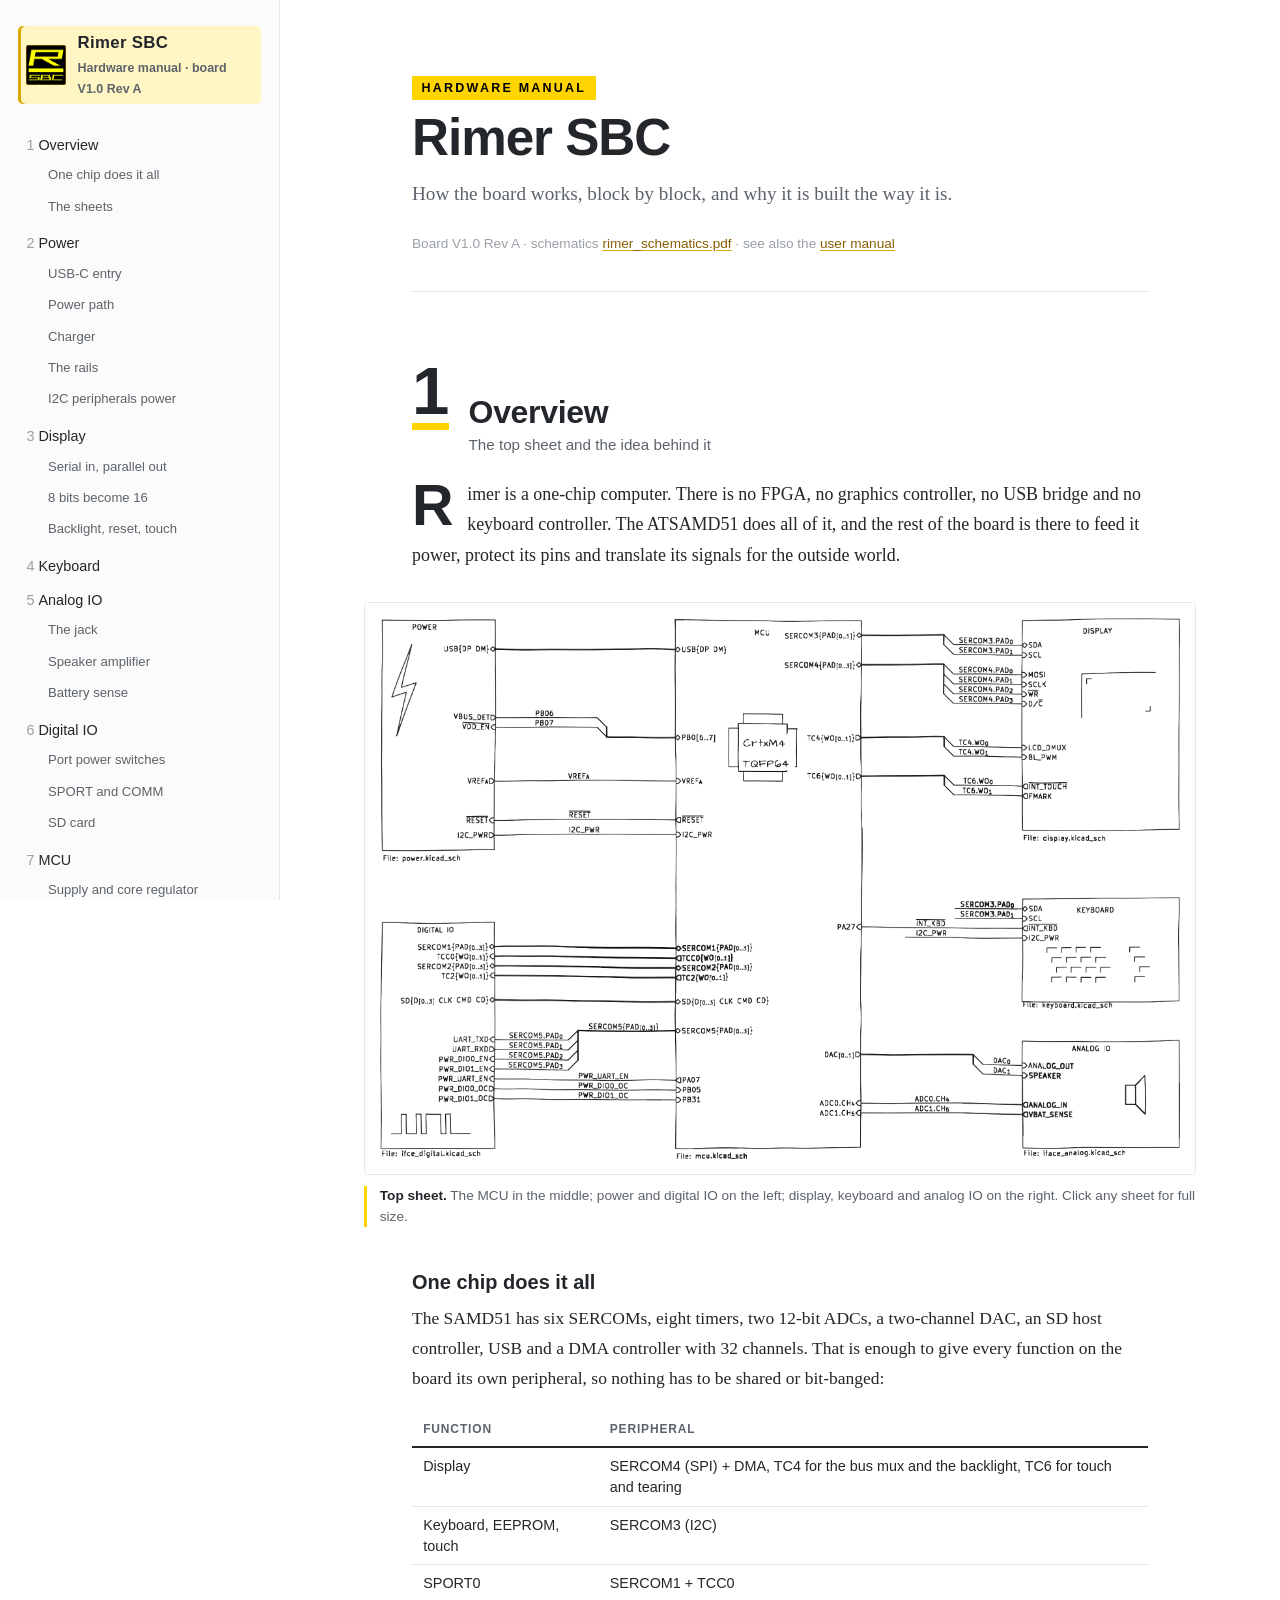
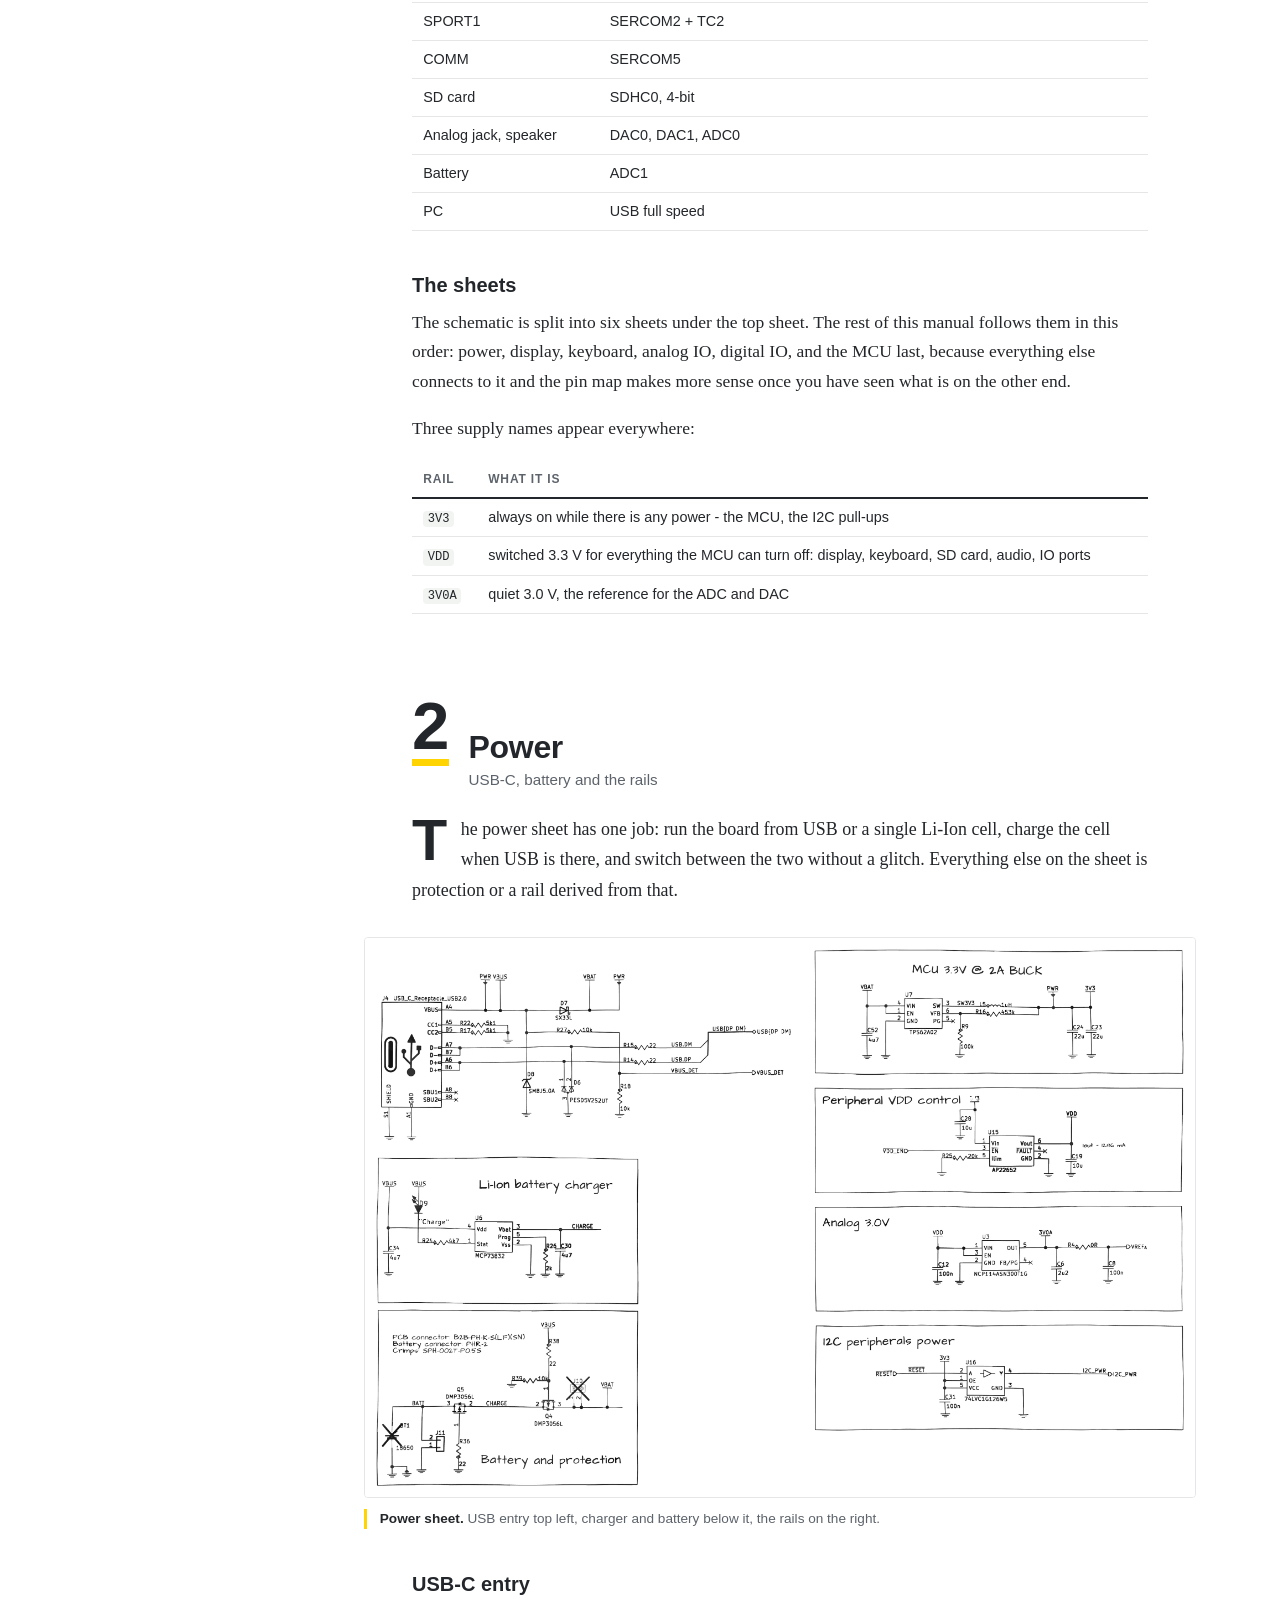
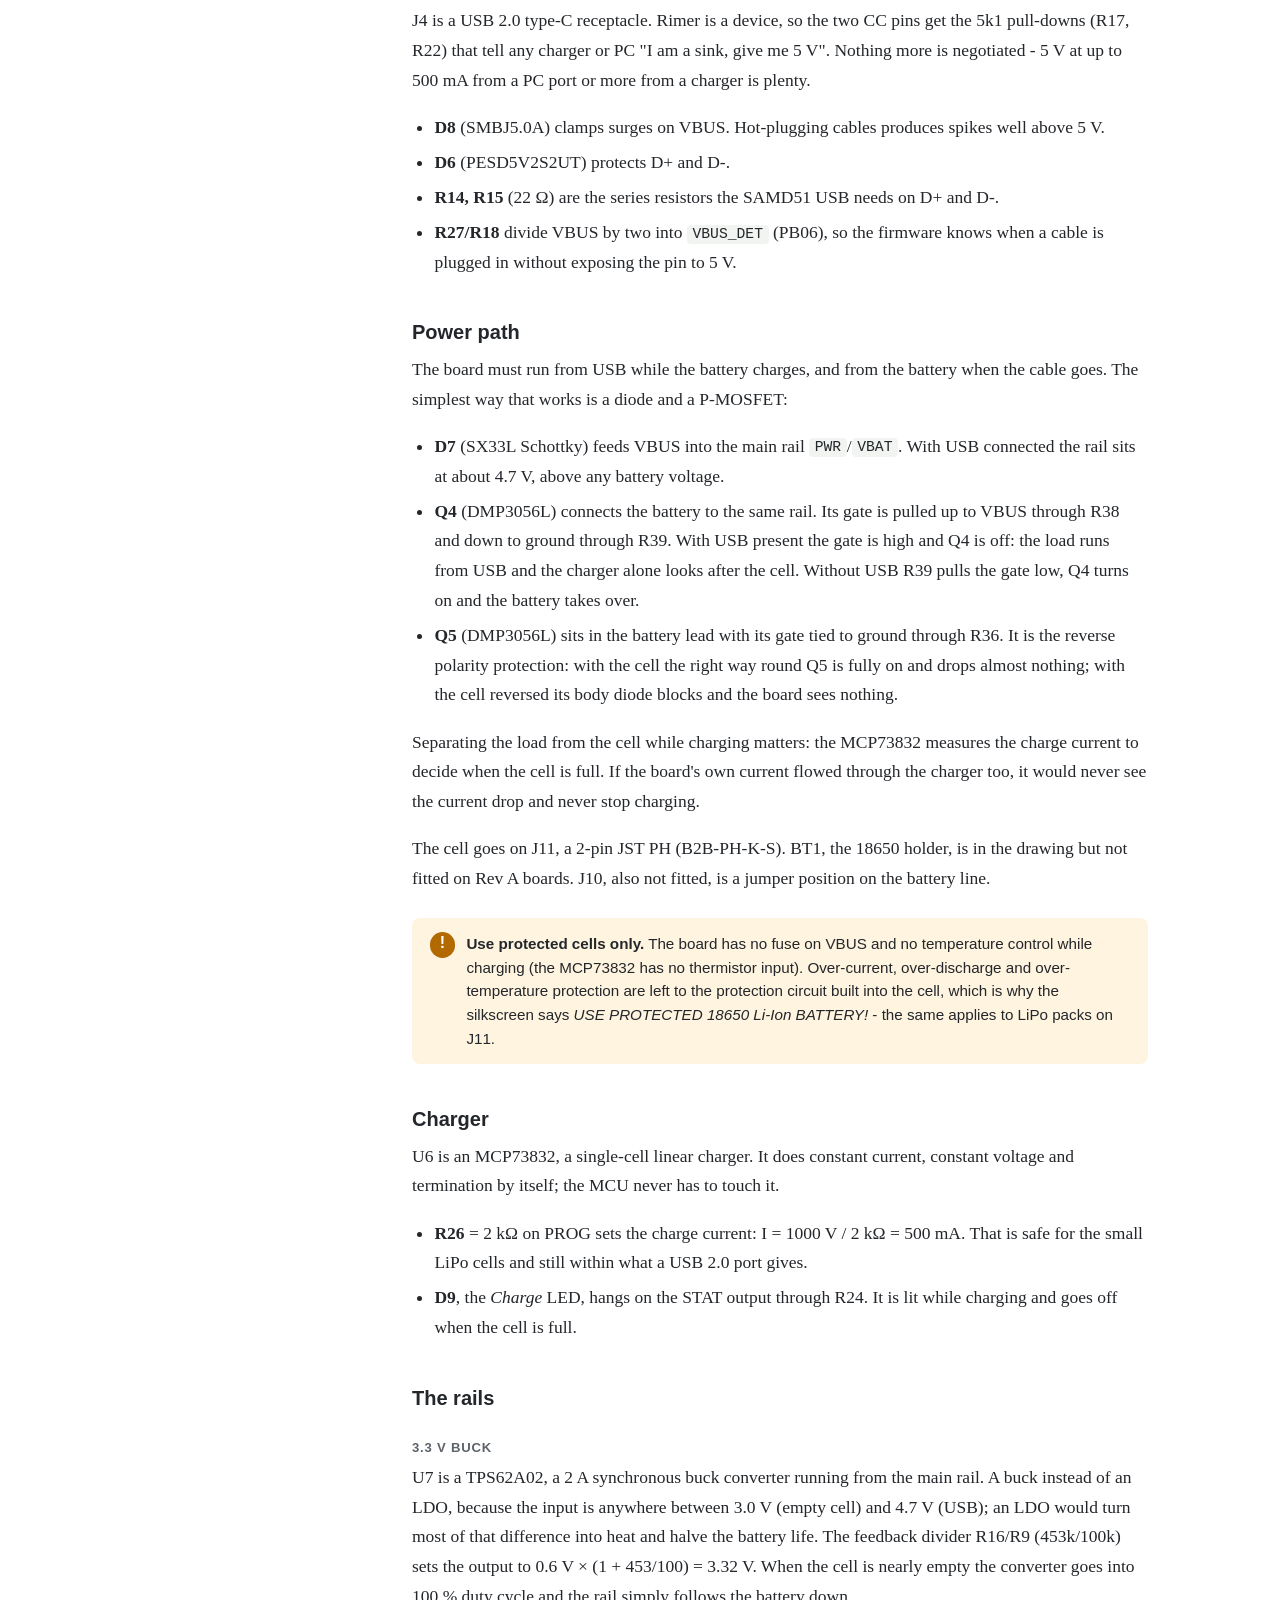
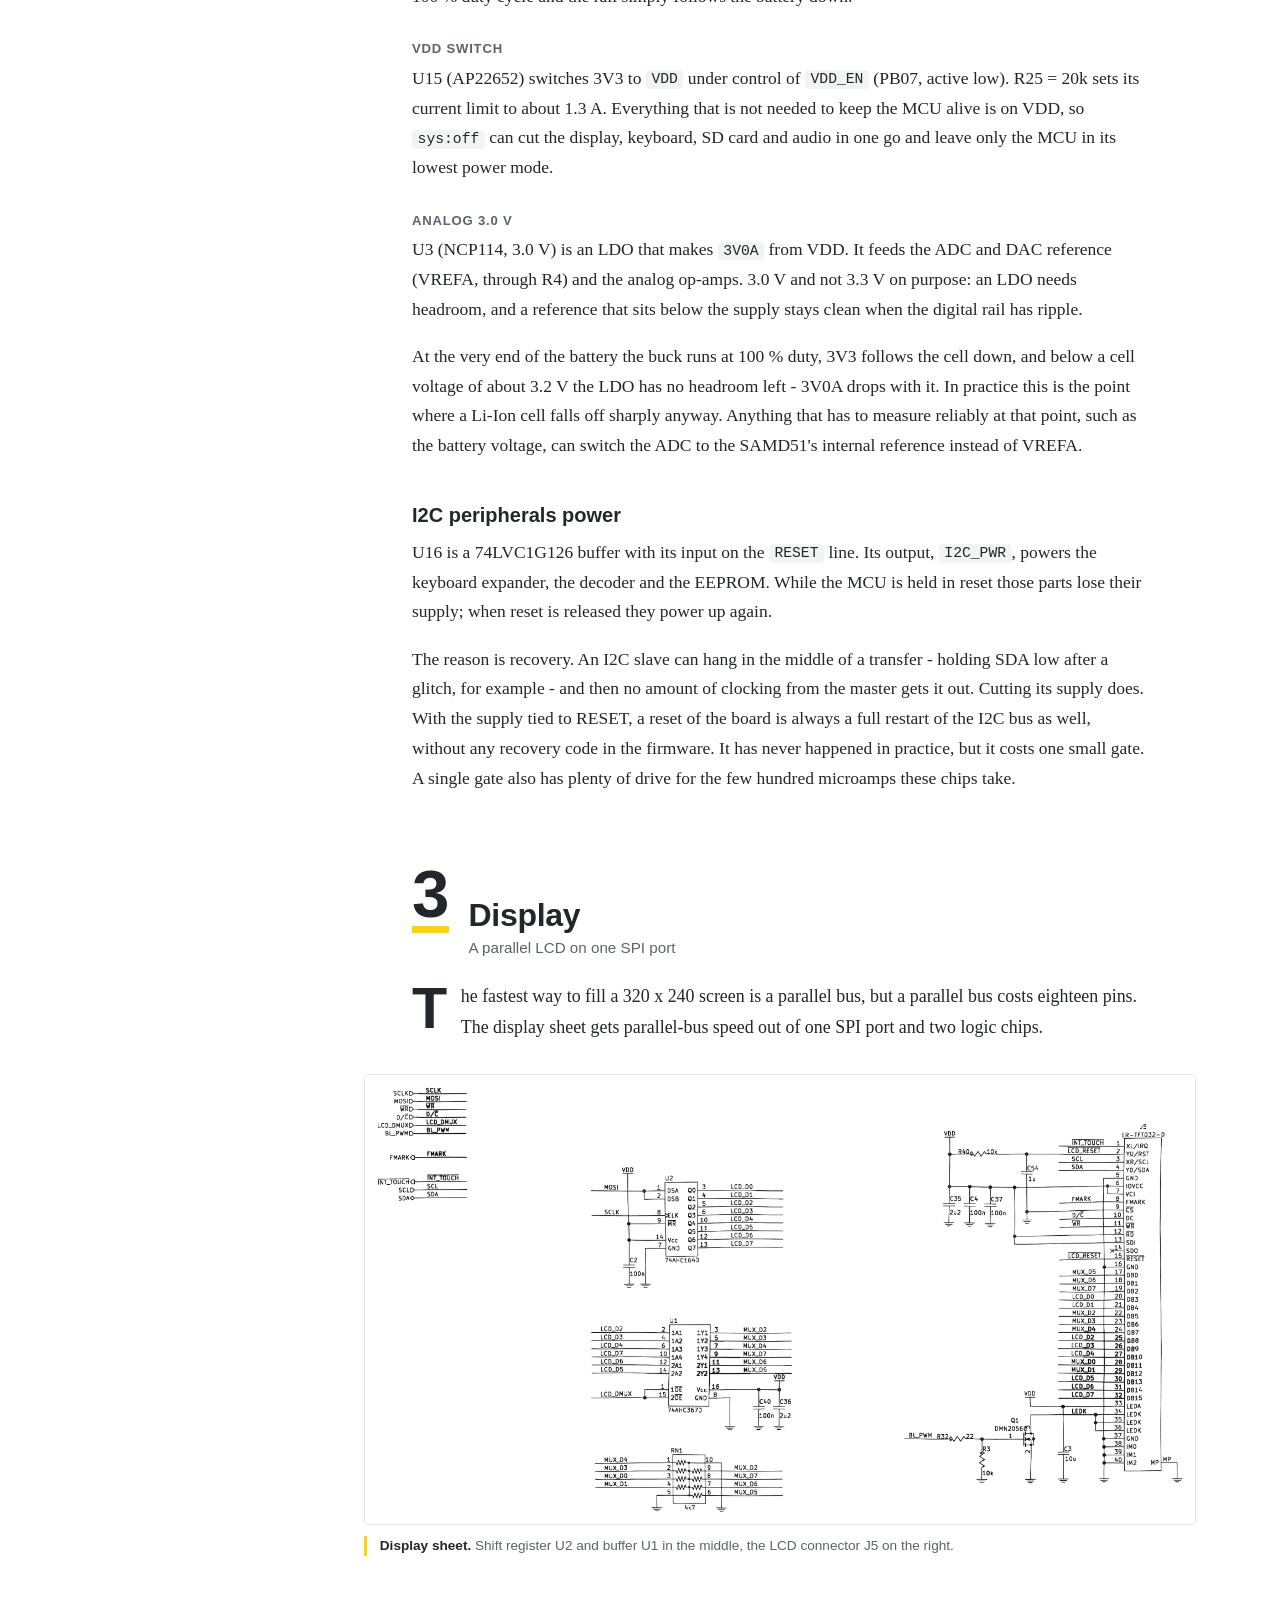
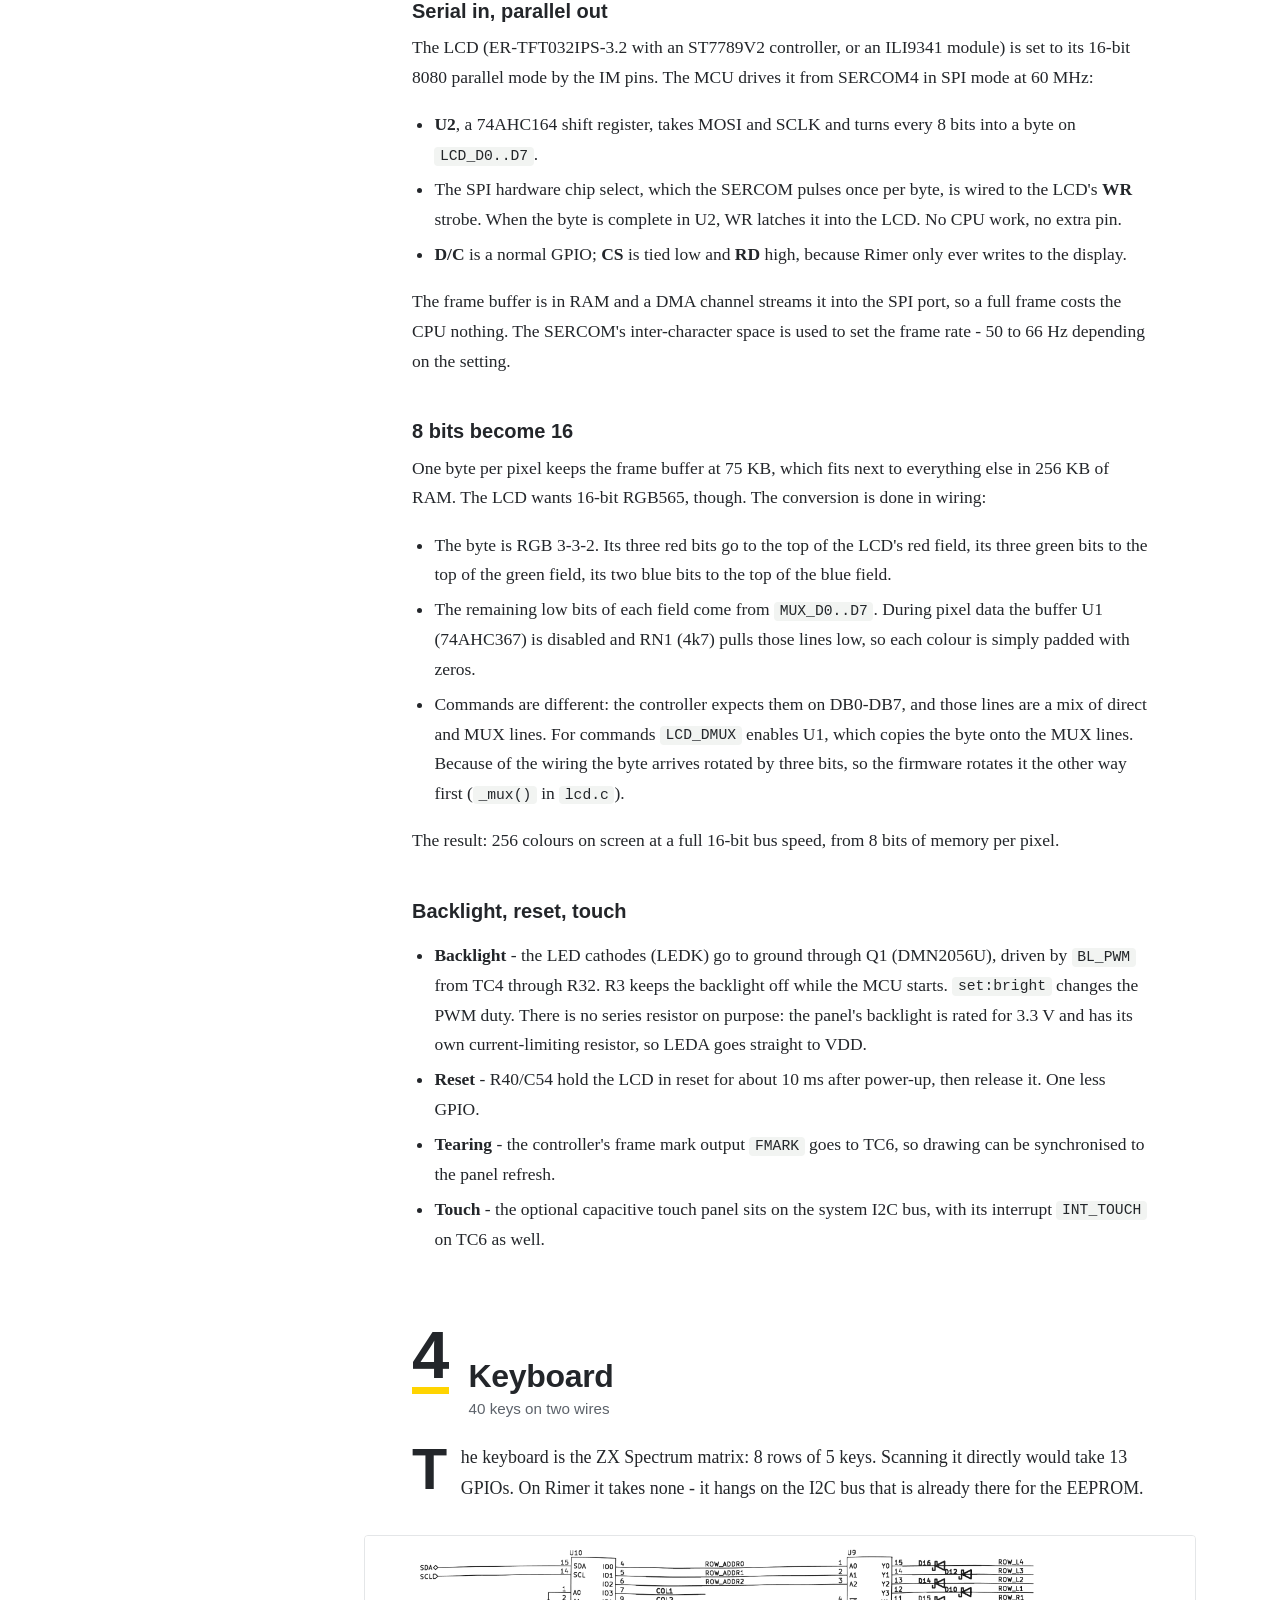
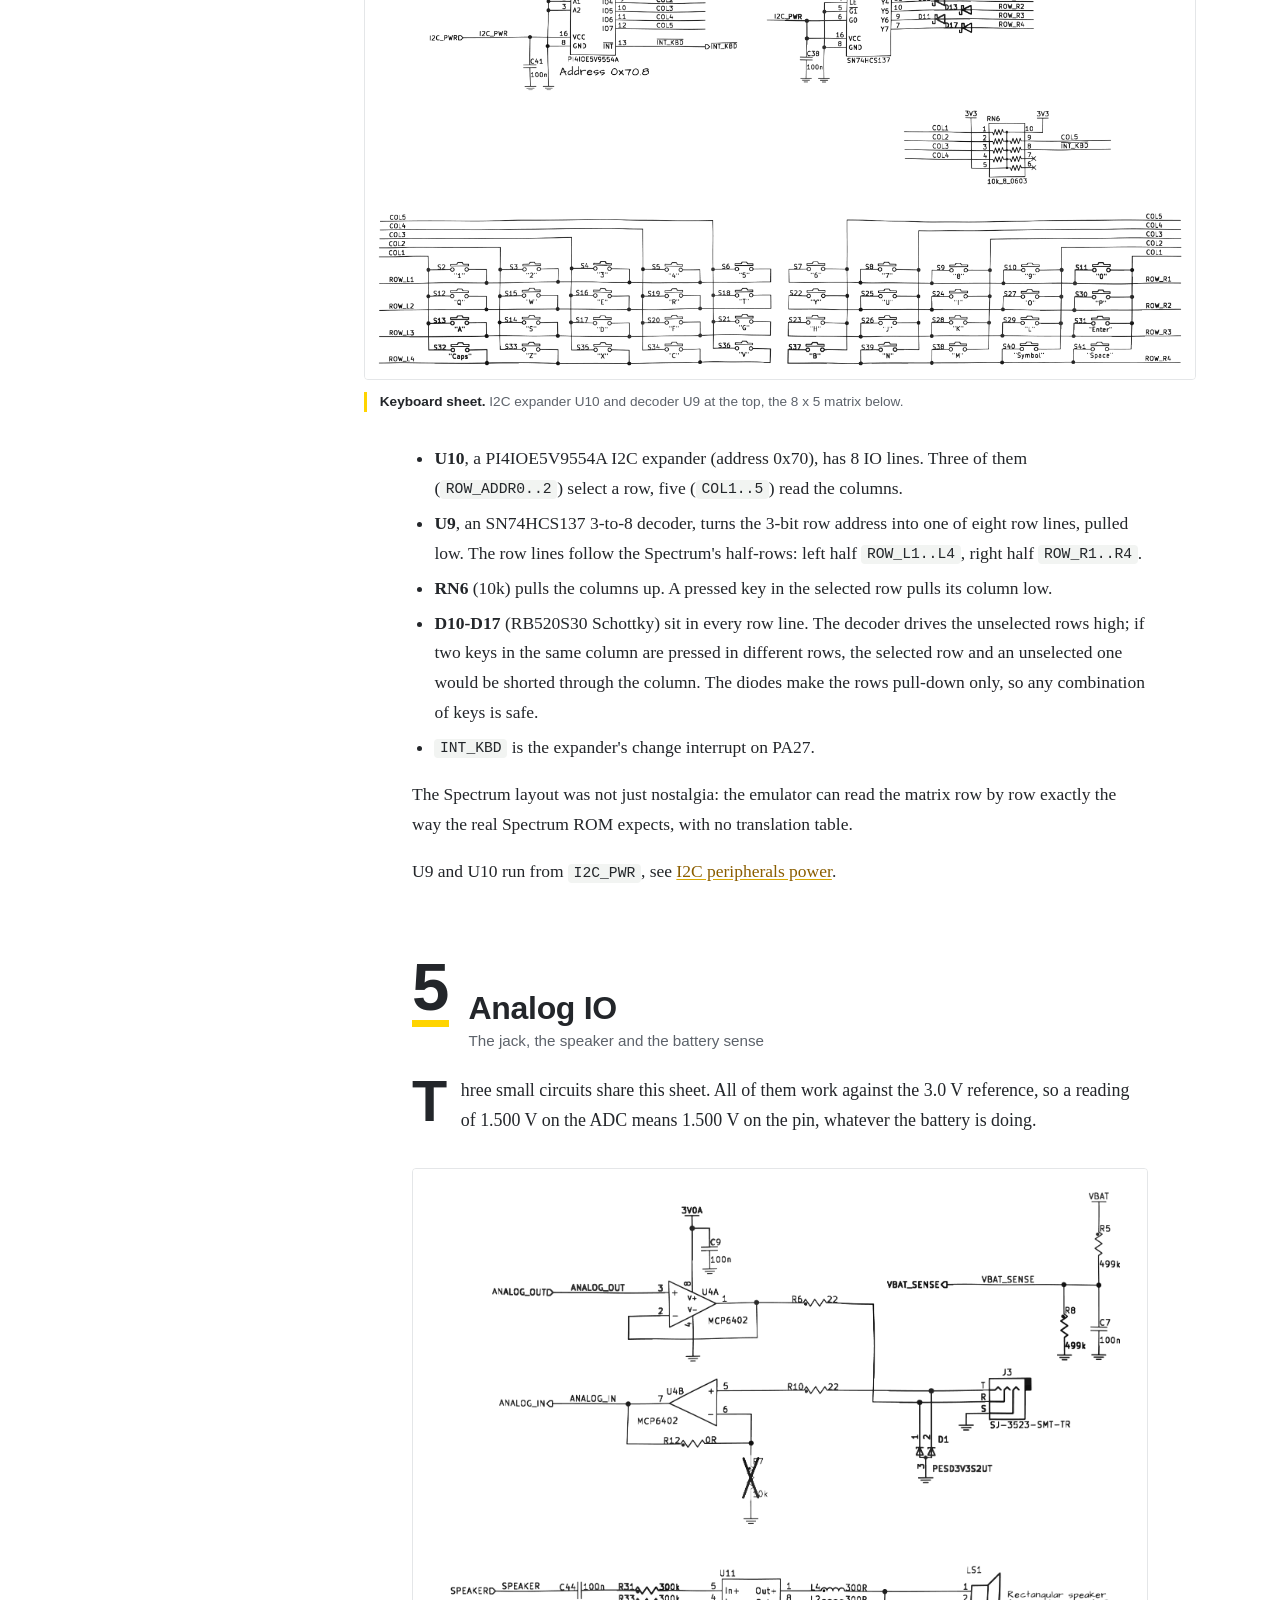
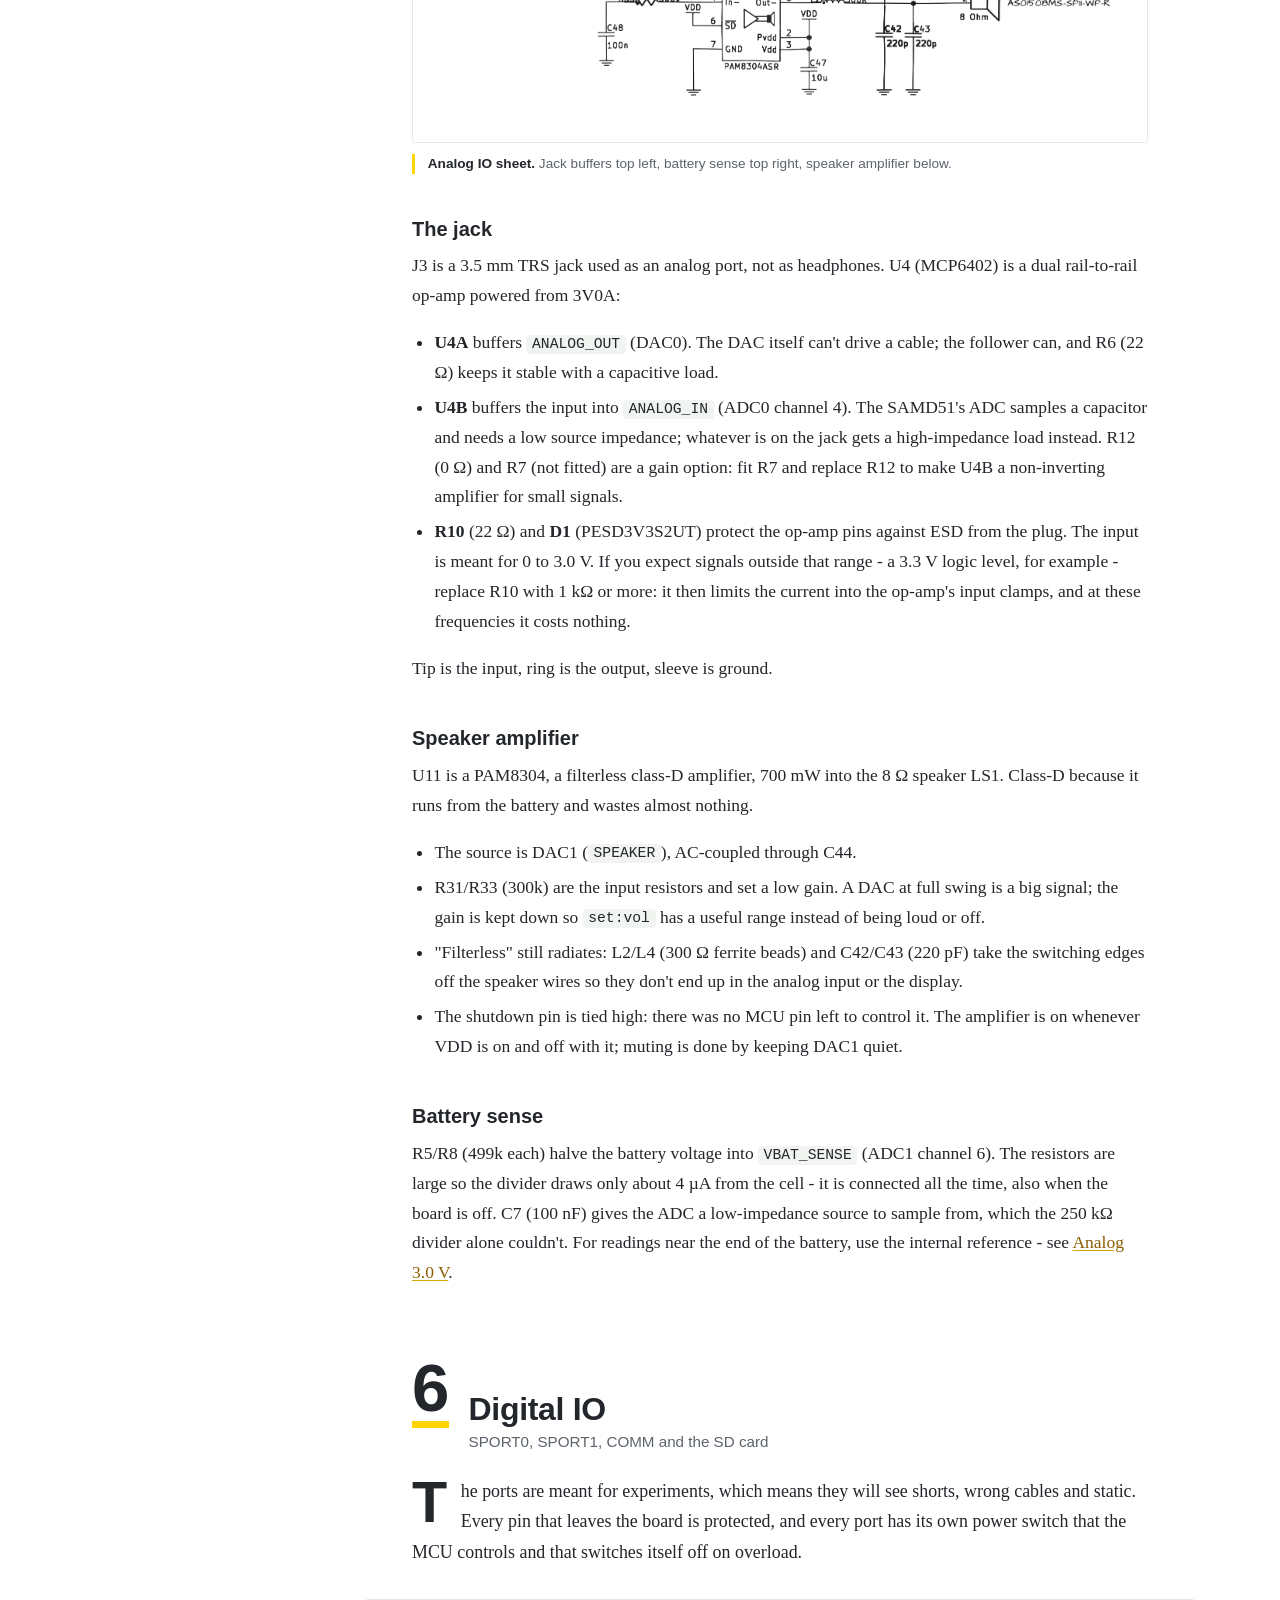
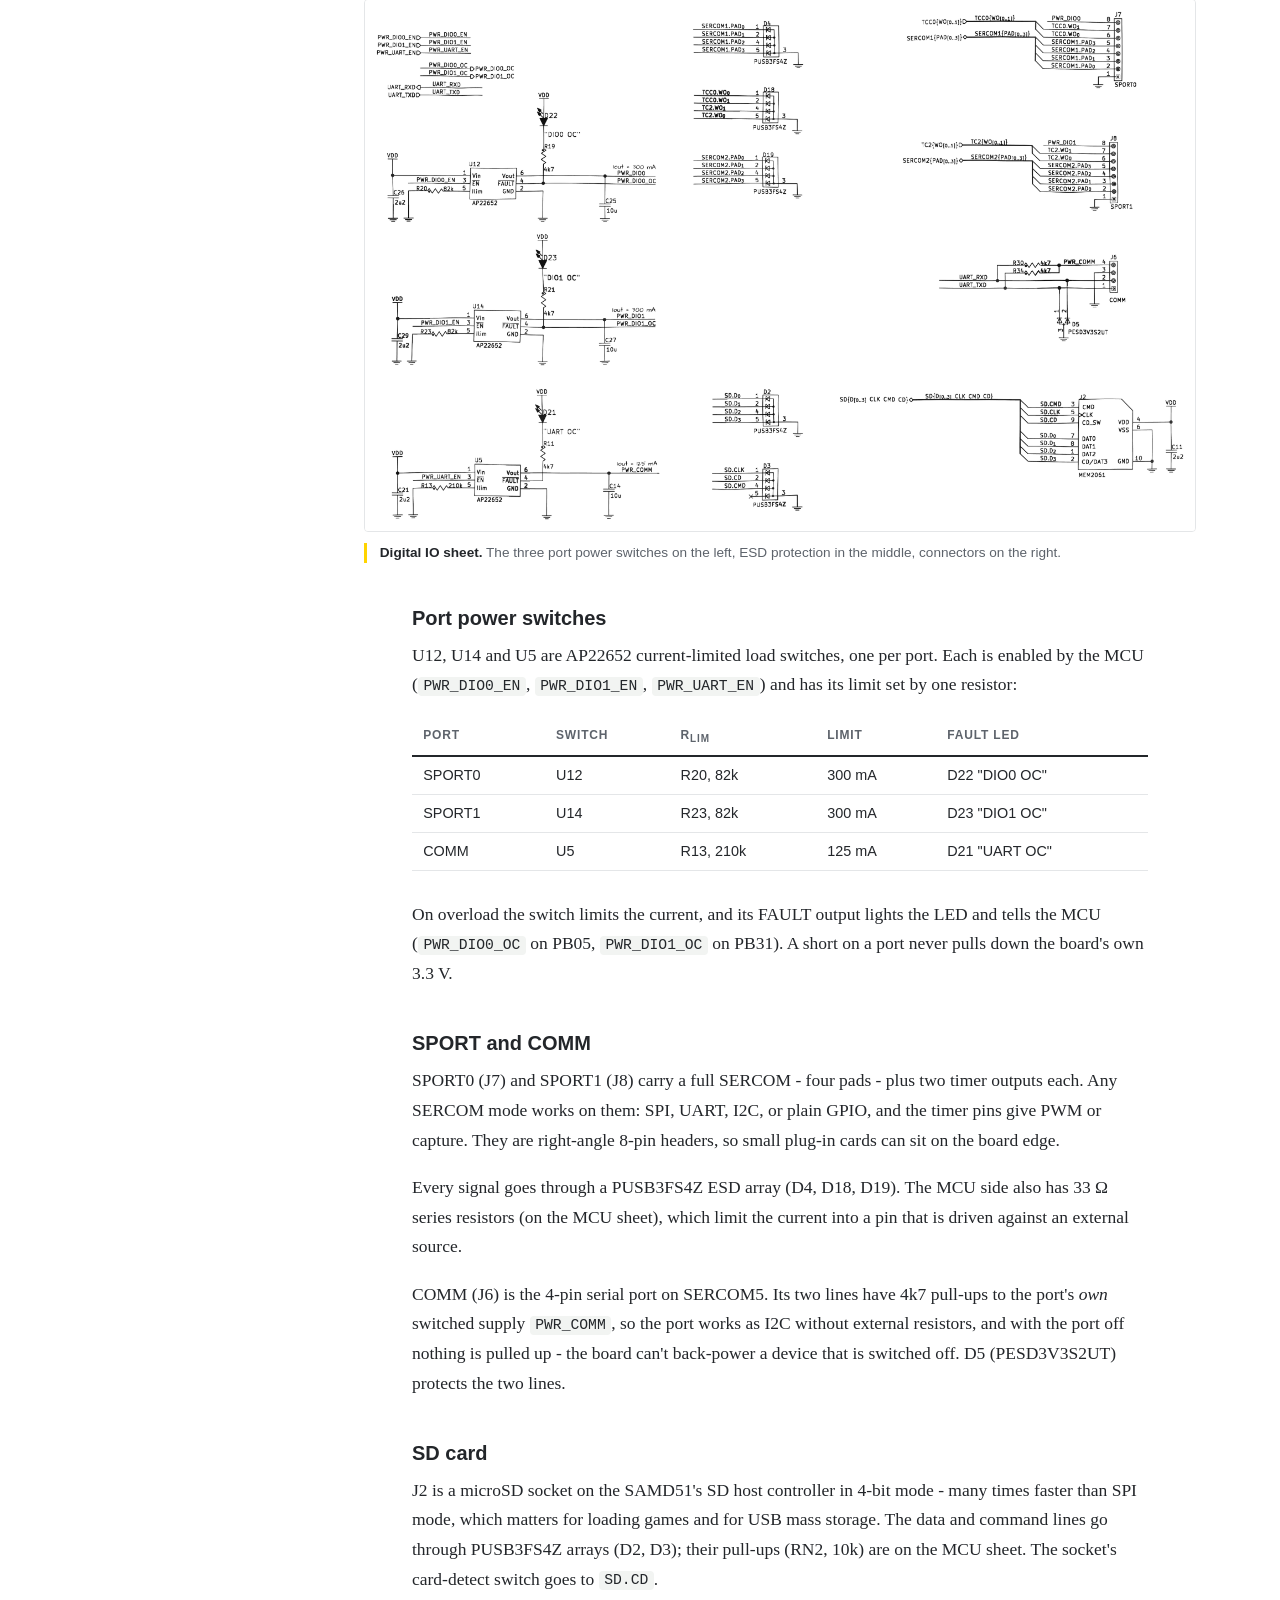
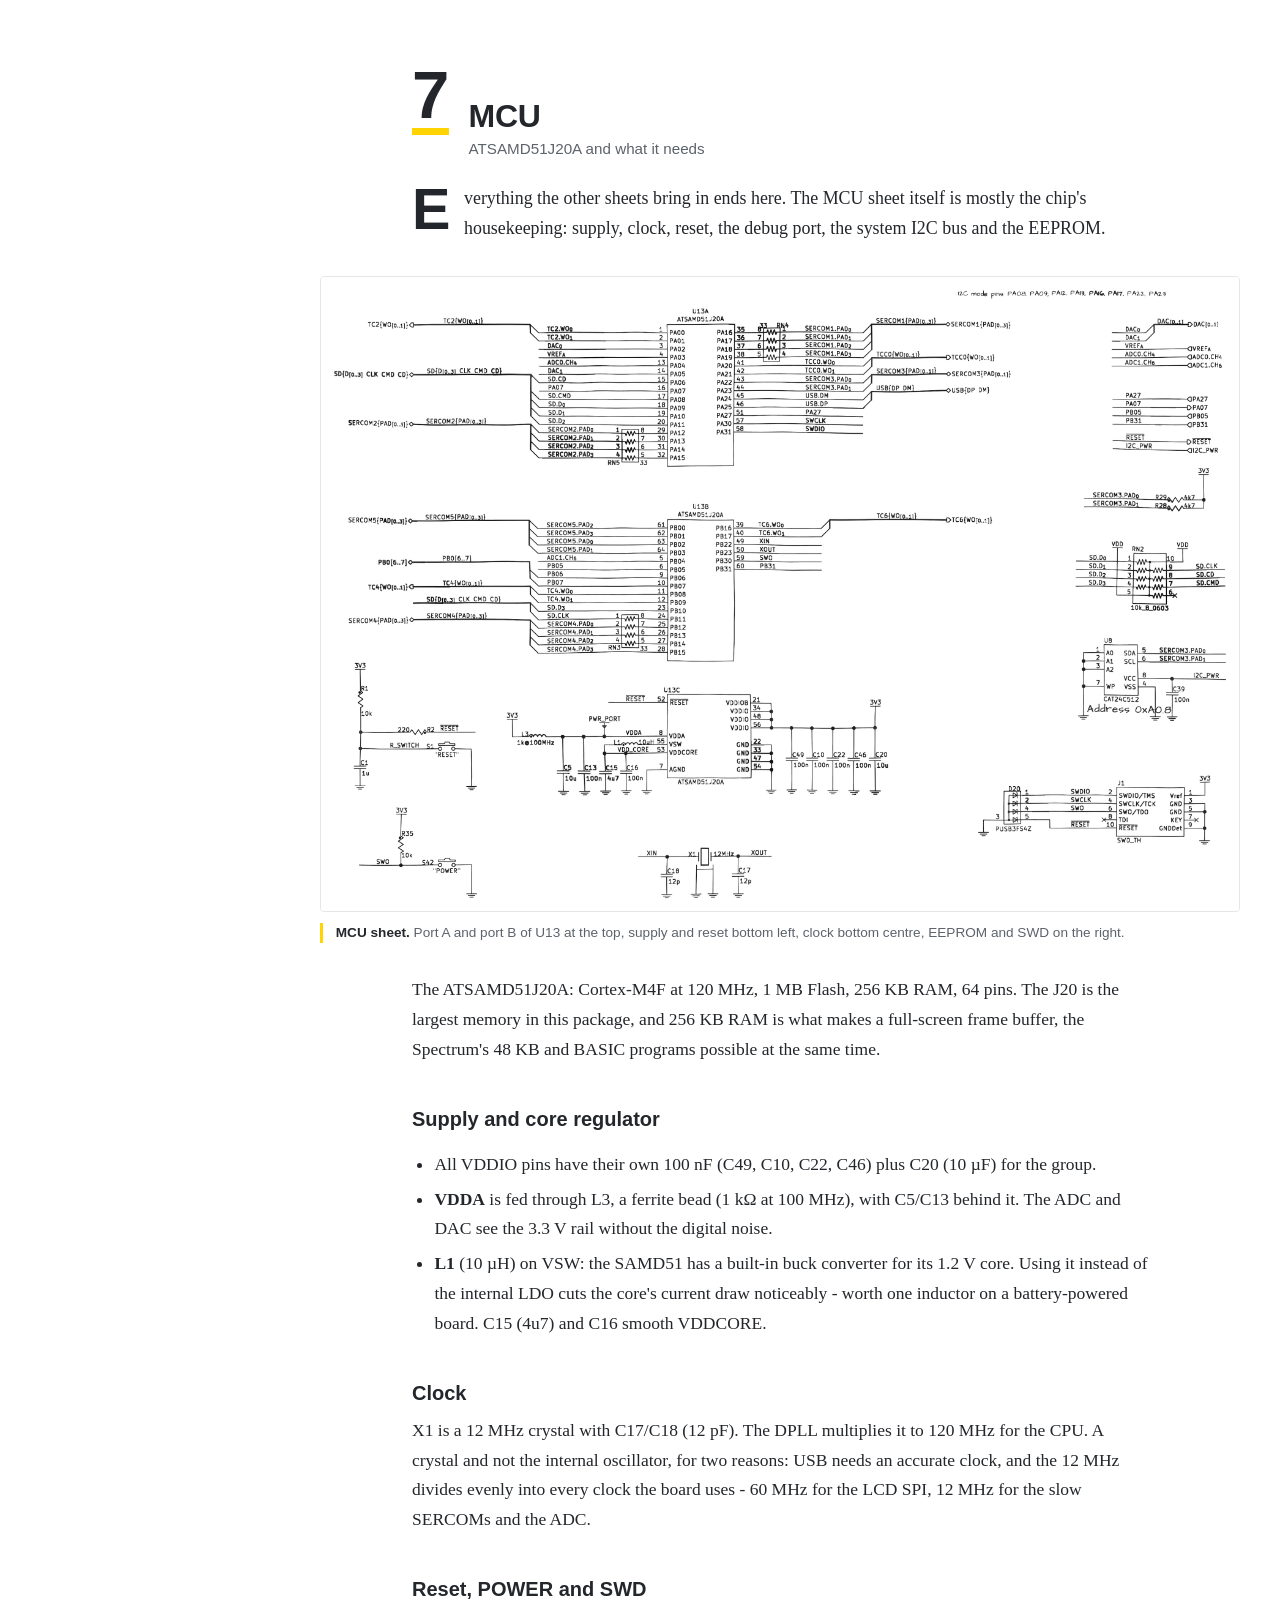
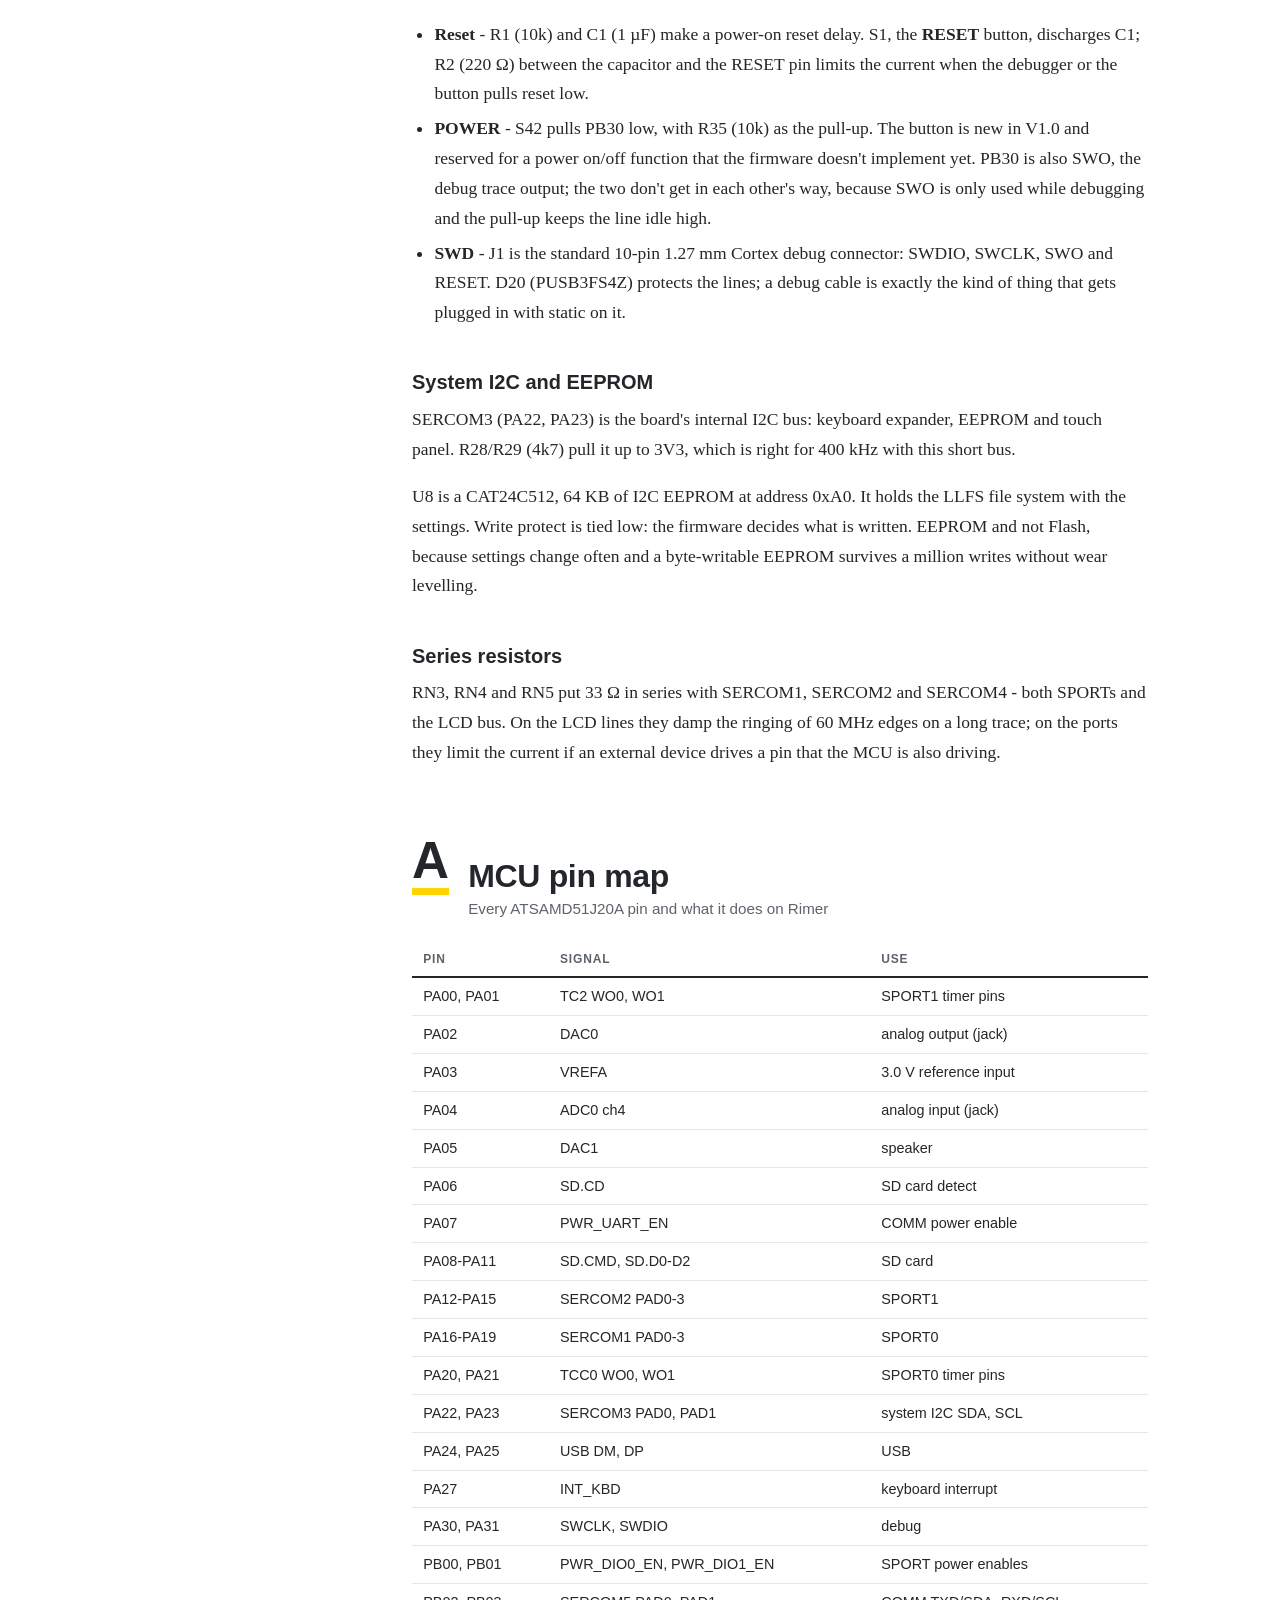
<file: docs/hardware.html>
<!DOCTYPE html>
<html lang="en">
<head>
<meta charset="utf-8">
<meta name="viewport" content="width=device-width, initial-scale=1">
<title>Rimer SBC - Hardware Manual</title>
<link rel="icon" href="img/logo.png">
<link rel="stylesheet" href="assets/manual.css">
</head>
<body>

<nav class="toc" aria-label="Contents">
  <a class="brand" href="#top"><img src="img/logo.png" alt=""><div><b>Rimer SBC</b><span>Hardware manual · board V1.0 Rev A</span></div></a>
  <ol>
    <li><a href="#overview">Overview</a>
      <ol>
        <li><a href="#ov-idea">One chip does it all</a></li>
        <li><a href="#ov-sheets">The sheets</a></li>
      </ol>
    </li>
    <li><a href="#power">Power</a>
      <ol>
        <li><a href="#pw-usb">USB-C entry</a></li>
        <li><a href="#pw-path">Power path</a></li>
        <li><a href="#pw-charger">Charger</a></li>
        <li><a href="#pw-rails">The rails</a></li>
        <li><a href="#pw-i2c">I2C peripherals power</a></li>
      </ol>
    </li>
    <li><a href="#display">Display</a>
      <ol>
        <li><a href="#dp-bus">Serial in, parallel out</a></li>
        <li><a href="#dp-colour">8 bits become 16</a></li>
        <li><a href="#dp-rest">Backlight, reset, touch</a></li>
      </ol>
    </li>
    <li><a href="#keyboard">Keyboard</a></li>
    <li><a href="#analog">Analog IO</a>
      <ol>
        <li><a href="#an-jack">The jack</a></li>
        <li><a href="#an-speaker">Speaker amplifier</a></li>
        <li><a href="#an-vbat">Battery sense</a></li>
      </ol>
    </li>
    <li><a href="#digital">Digital IO</a>
      <ol>
        <li><a href="#dg-switch">Port power switches</a></li>
        <li><a href="#dg-ports">SPORT and COMM</a></li>
        <li><a href="#dg-sd">SD card</a></li>
      </ol>
    </li>
    <li><a href="#mcu">MCU</a>
      <ol>
        <li><a href="#mc-supply">Supply and core regulator</a></li>
        <li><a href="#mc-clock">Clock</a></li>
        <li><a href="#mc-reset">Reset, POWER and SWD</a></li>
        <li><a href="#mc-i2c">System I2C and EEPROM</a></li>
        <li><a href="#mc-series">Series resistors</a></li>
      </ol>
    </li>
    <li class="appx"><a href="#pinmap">A · MCU pin map</a></li>
  </ol>
</nav>

<main id="top"><div class="page">

<header class="cover">
  <span class="kicker">Hardware manual</span>
  <h1>Rimer SBC</h1>
  <p>How the board works, block by block, and why it is built the way it is.</p>
  <div class="meta">Board V1.0 Rev A · schematics <a href="files/rimer_schematics.pdf">rimer_schematics.pdf</a> · see also the <a href="index.html">user manual</a></div>
</header>

<!-- ============================================================ 1 OVERVIEW -->
<section class="chapter" id="overview">
  <div class="chapter-head"><div class="num">1</div><h2>Overview</h2><div class="sub">The top sheet and the idea behind it</div></div>

  <p class="opening">Rimer is a one-chip computer. There is no FPGA, no graphics controller, no USB bridge and no keyboard controller. The ATSAMD51 does all of it, and the rest of the board is there to feed it power, protect its pins and translate its signals for the outside world.</p>

  <figure class="wide sheet">
    <a href="img/sch/overview.png"><img src="img/sch/overview.png" alt="Top-level schematic"></a>
    <figcaption><b>Top sheet.</b> The MCU in the middle; power and digital IO on the left; display, keyboard and analog IO on the right. Click any sheet for full size.</figcaption>
  </figure>

  <h3 id="ov-idea">One chip does it all</h3>
  <p>The SAMD51 has six SERCOMs, eight timers, two 12-bit ADCs, a two-channel DAC, an SD host controller, USB and a DMA controller with 32 channels. That is enough to give every function on the board its own peripheral, so nothing has to be shared or bit-banged:</p>
  <table>
    <thead><tr><th>Function</th><th>Peripheral</th></tr></thead>
    <tr><td>Display</td><td>SERCOM4 (SPI) + DMA, TC4 for the bus mux and the backlight, TC6 for touch and tearing</td></tr>
    <tr><td>Keyboard, EEPROM, touch</td><td>SERCOM3 (I2C)</td></tr>
    <tr><td>SPORT0</td><td>SERCOM1 + TCC0</td></tr>
    <tr><td>SPORT1</td><td>SERCOM2 + TC2</td></tr>
    <tr><td>COMM</td><td>SERCOM5</td></tr>
    <tr><td>SD card</td><td>SDHC0, 4-bit</td></tr>
    <tr><td>Analog jack, speaker</td><td>DAC0, DAC1, ADC0</td></tr>
    <tr><td>Battery</td><td>ADC1</td></tr>
    <tr><td>PC</td><td>USB full speed</td></tr>
  </table>

  <h3 id="ov-sheets">The sheets</h3>
  <p>The schematic is split into six sheets under the top sheet. The rest of this manual follows them in this order: power, display, keyboard, analog IO, digital IO, and the MCU last, because everything else connects to it and the pin map makes more sense once you have seen what is on the other end.</p>
  <p>Three supply names appear everywhere:</p>
  <table>
    <thead><tr><th>Rail</th><th>What it is</th></tr></thead>
    <tr><td><code>3V3</code></td><td>always on while there is any power - the MCU, the I2C pull-ups</td></tr>
    <tr><td><code>VDD</code></td><td>switched 3.3 V for everything the MCU can turn off: display, keyboard, SD card, audio, IO ports</td></tr>
    <tr><td><code>3V0A</code></td><td>quiet 3.0 V, the reference for the ADC and DAC</td></tr>
  </table>
</section>

<!-- ============================================================ 2 POWER -->
<section class="chapter" id="power">
  <div class="chapter-head"><div class="num">2</div><h2>Power</h2><div class="sub">USB-C, battery and the rails</div></div>

  <p class="opening">The power sheet has one job: run the board from USB or a single Li-Ion cell, charge the cell when USB is there, and switch between the two without a glitch. Everything else on the sheet is protection or a rail derived from that.</p>

  <figure class="wide sheet">
    <a href="img/sch/power.png"><img src="img/sch/power.png" alt="Power schematic"></a>
    <figcaption><b>Power sheet.</b> USB entry top left, charger and battery below it, the rails on the right.</figcaption>
  </figure>

  <h3 id="pw-usb">USB-C entry</h3>
  <p>J4 is a USB 2.0 type-C receptacle. Rimer is a device, so the two CC pins get the 5k1 pull-downs (R17, R22) that tell any charger or PC "I am a sink, give me 5 V". Nothing more is negotiated - 5 V at up to 500 mA from a PC port or more from a charger is plenty.</p>
  <ul>
    <li><b>D8</b> (SMBJ5.0A) clamps surges on VBUS. Hot-plugging cables produces spikes well above 5 V.</li>
    <li><b>D6</b> (PESD5V2S2UT) protects D+ and D-.</li>
    <li><b>R14, R15</b> (22 Ω) are the series resistors the SAMD51 USB needs on D+ and D-.</li>
    <li><b>R27/R18</b> divide VBUS by two into <code>VBUS_DET</code> (PB06), so the firmware knows when a cable is plugged in without exposing the pin to 5 V.</li>
  </ul>

  <h3 id="pw-path">Power path</h3>
  <p>The board must run from USB while the battery charges, and from the battery when the cable goes. The simplest way that works is a diode and a P-MOSFET:</p>
  <ul>
    <li><b>D7</b> (SX33L Schottky) feeds VBUS into the main rail <code>PWR</code>/<code>VBAT</code>. With USB connected the rail sits at about 4.7 V, above any battery voltage.</li>
    <li><b>Q4</b> (DMP3056L) connects the battery to the same rail. Its gate is pulled up to VBUS through R38 and down to ground through R39. With USB present the gate is high and Q4 is off: the load runs from USB and the charger alone looks after the cell. Without USB R39 pulls the gate low, Q4 turns on and the battery takes over.</li>
    <li><b>Q5</b> (DMP3056L) sits in the battery lead with its gate tied to ground through R36. It is the reverse polarity protection: with the cell the right way round Q5 is fully on and drops almost nothing; with the cell reversed its body diode blocks and the board sees nothing.</li>
  </ul>
  <p>Separating the load from the cell while charging matters: the MCP73832 measures the charge current to decide when the cell is full. If the board's own current flowed through the charger too, it would never see the current drop and never stop charging.</p>
  <p>The cell goes on J11, a 2-pin JST PH (B2B-PH-K-S). BT1, the 18650 holder, is in the drawing but not fitted on Rev A boards. J10, also not fitted, is a jumper position on the battery line.</p>
  <div class="callout warn"><div><b>Use protected cells only.</b> The board has no fuse on VBUS and no temperature control while charging (the MCP73832 has no thermistor input). Over-current, over-discharge and over-temperature protection are left to the protection circuit built into the cell, which is why the silkscreen says <i>USE PROTECTED 18650 Li-Ion BATTERY!</i> - the same applies to LiPo packs on J11.</div></div>

  <h3 id="pw-charger">Charger</h3>
  <p>U6 is an MCP73832, a single-cell linear charger. It does constant current, constant voltage and termination by itself; the MCU never has to touch it.</p>
  <ul>
    <li><b>R26</b> = 2 kΩ on PROG sets the charge current: I = 1000 V / 2 kΩ = 500 mA. That is safe for the small LiPo cells and still within what a USB 2.0 port gives.</li>
    <li><b>D9</b>, the <i>Charge</i> LED, hangs on the STAT output through R24. It is lit while charging and goes off when the cell is full.</li>
  </ul>

  <h3 id="pw-rails">The rails</h3>
  <h4>3.3 V buck</h4>
  <p>U7 is a TPS62A02, a 2 A synchronous buck converter running from the main rail. A buck instead of an LDO, because the input is anywhere between 3.0 V (empty cell) and 4.7 V (USB); an LDO would turn most of that difference into heat and halve the battery life. The feedback divider R16/R9 (453k/100k) sets the output to 0.6 V × (1 + 453/100) = 3.32 V. When the cell is nearly empty the converter goes into 100 % duty cycle and the rail simply follows the battery down.</p>

  <h4>VDD switch</h4>
  <p>U15 (AP22652) switches 3V3 to <code>VDD</code> under control of <code>VDD_EN</code> (PB07, active low). R25 = 20k sets its current limit to about 1.3 A. Everything that is not needed to keep the MCU alive is on VDD, so <code>sys:off</code> can cut the display, keyboard, SD card and audio in one go and leave only the MCU in its lowest power mode.</p>

  <h4>Analog 3.0 V</h4>
  <p>U3 (NCP114, 3.0 V) is an LDO that makes <code>3V0A</code> from VDD. It feeds the ADC and DAC reference (VREFA, through R4) and the analog op-amps. 3.0 V and not 3.3 V on purpose: an LDO needs headroom, and a reference that sits below the supply stays clean when the digital rail has ripple.</p>
  <p>At the very end of the battery the buck runs at 100 % duty, 3V3 follows the cell down, and below a cell voltage of about 3.2 V the LDO has no headroom left - 3V0A drops with it. In practice this is the point where a Li-Ion cell falls off sharply anyway. Anything that has to measure reliably at that point, such as the battery voltage, can switch the ADC to the SAMD51's internal reference instead of VREFA.</p>

  <h3 id="pw-i2c">I2C peripherals power</h3>
  <p>U16 is a 74LVC1G126 buffer with its input on the <code>RESET</code> line. Its output, <code>I2C_PWR</code>, powers the keyboard expander, the decoder and the EEPROM. While the MCU is held in reset those parts lose their supply; when reset is released they power up again.</p>
  <p>The reason is recovery. An I2C slave can hang in the middle of a transfer - holding SDA low after a glitch, for example - and then no amount of clocking from the master gets it out. Cutting its supply does. With the supply tied to RESET, a reset of the board is always a full restart of the I2C bus as well, without any recovery code in the firmware. It has never happened in practice, but it costs one small gate. A single gate also has plenty of drive for the few hundred microamps these chips take.</p>
</section>

<!-- ============================================================ 3 DISPLAY -->
<section class="chapter" id="display">
  <div class="chapter-head"><div class="num">3</div><h2>Display</h2><div class="sub">A parallel LCD on one SPI port</div></div>

  <p class="opening">The fastest way to fill a 320 x 240 screen is a parallel bus, but a parallel bus costs eighteen pins. The display sheet gets parallel-bus speed out of one SPI port and two logic chips.</p>

  <figure class="wide sheet">
    <a href="img/sch/display.png"><img src="img/sch/display.png" alt="Display schematic"></a>
    <figcaption><b>Display sheet.</b> Shift register U2 and buffer U1 in the middle, the LCD connector J5 on the right.</figcaption>
  </figure>

  <h3 id="dp-bus">Serial in, parallel out</h3>
  <p>The LCD (ER-TFT032IPS-3.2 with an ST7789V2 controller, or an ILI9341 module) is set to its 16-bit 8080 parallel mode by the IM pins. The MCU drives it from SERCOM4 in SPI mode at 60 MHz:</p>
  <ul>
    <li><b>U2</b>, a 74AHC164 shift register, takes MOSI and SCLK and turns every 8 bits into a byte on <code>LCD_D0..D7</code>.</li>
    <li>The SPI hardware chip select, which the SERCOM pulses once per byte, is wired to the LCD's <b>WR</b> strobe. When the byte is complete in U2, WR latches it into the LCD. No CPU work, no extra pin.</li>
    <li><b>D/C</b> is a normal GPIO; <b>CS</b> is tied low and <b>RD</b> high, because Rimer only ever writes to the display.</li>
  </ul>
  <p>The frame buffer is in RAM and a DMA channel streams it into the SPI port, so a full frame costs the CPU nothing. The SERCOM's inter-character space is used to set the frame rate - 50 to 66 Hz depending on the setting.</p>

  <h3 id="dp-colour">8 bits become 16</h3>
  <p>One byte per pixel keeps the frame buffer at 75 KB, which fits next to everything else in 256 KB of RAM. The LCD wants 16-bit RGB565, though. The conversion is done in wiring:</p>
  <ul>
    <li>The byte is RGB 3-3-2. Its three red bits go to the top of the LCD's red field, its three green bits to the top of the green field, its two blue bits to the top of the blue field.</li>
    <li>The remaining low bits of each field come from <code>MUX_D0..D7</code>. During pixel data the buffer U1 (74AHC367) is disabled and RN1 (4k7) pulls those lines low, so each colour is simply padded with zeros.</li>
    <li>Commands are different: the controller expects them on DB0-DB7, and those lines are a mix of direct and MUX lines. For commands <code>LCD_DMUX</code> enables U1, which copies the byte onto the MUX lines. Because of the wiring the byte arrives rotated by three bits, so the firmware rotates it the other way first (<code>_mux()</code> in <code>lcd.c</code>).</li>
  </ul>
  <p>The result: 256 colours on screen at a full 16-bit bus speed, from 8 bits of memory per pixel.</p>

  <h3 id="dp-rest">Backlight, reset, touch</h3>
  <ul>
    <li><b>Backlight</b> - the LED cathodes (LEDK) go to ground through Q1 (DMN2056U), driven by <code>BL_PWM</code> from TC4 through R32. R3 keeps the backlight off while the MCU starts. <code>set:bright</code> changes the PWM duty. There is no series resistor on purpose: the panel's backlight is rated for 3.3 V and has its own current-limiting resistor, so LEDA goes straight to VDD.</li>
    <li><b>Reset</b> - R40/C54 hold the LCD in reset for about 10 ms after power-up, then release it. One less GPIO.</li>
    <li><b>Tearing</b> - the controller's frame mark output <code>FMARK</code> goes to TC6, so drawing can be synchronised to the panel refresh.</li>
    <li><b>Touch</b> - the optional capacitive touch panel sits on the system I2C bus, with its interrupt <code>INT_TOUCH</code> on TC6 as well.</li>
  </ul>
</section>

<!-- ============================================================ 4 KEYBOARD -->
<section class="chapter" id="keyboard">
  <div class="chapter-head"><div class="num">4</div><h2>Keyboard</h2><div class="sub">40 keys on two wires</div></div>

  <p class="opening">The keyboard is the ZX Spectrum matrix: 8 rows of 5 keys. Scanning it directly would take 13 GPIOs. On Rimer it takes none - it hangs on the I2C bus that is already there for the EEPROM.</p>

  <figure class="wide sheet">
    <a href="img/sch/keyboard.png"><img src="img/sch/keyboard.png" alt="Keyboard schematic"></a>
    <figcaption><b>Keyboard sheet.</b> I2C expander U10 and decoder U9 at the top, the 8 x 5 matrix below.</figcaption>
  </figure>

  <ul>
    <li><b>U10</b>, a PI4IOE5V9554A I2C expander (address 0x70), has 8 IO lines. Three of them (<code>ROW_ADDR0..2</code>) select a row, five (<code>COL1..5</code>) read the columns.</li>
    <li><b>U9</b>, an SN74HCS137 3-to-8 decoder, turns the 3-bit row address into one of eight row lines, pulled low. The row lines follow the Spectrum's half-rows: left half <code>ROW_L1..L4</code>, right half <code>ROW_R1..R4</code>.</li>
    <li><b>RN6</b> (10k) pulls the columns up. A pressed key in the selected row pulls its column low.</li>
    <li><b>D10-D17</b> (RB520S30 Schottky) sit in every row line. The decoder drives the unselected rows high; if two keys in the same column are pressed in different rows, the selected row and an unselected one would be shorted through the column. The diodes make the rows pull-down only, so any combination of keys is safe.</li>
    <li><code>INT_KBD</code> is the expander's change interrupt on PA27.</li>
  </ul>
  <p>The Spectrum layout was not just nostalgia: the emulator can read the matrix row by row exactly the way the real Spectrum ROM expects, with no translation table.</p>
  <p>U9 and U10 run from <code>I2C_PWR</code>, see <a href="#pw-i2c">I2C peripherals power</a>.</p>
</section>

<!-- ============================================================ 5 ANALOG -->
<section class="chapter" id="analog">
  <div class="chapter-head"><div class="num">5</div><h2>Analog IO</h2><div class="sub">The jack, the speaker and the battery sense</div></div>

  <p class="opening">Three small circuits share this sheet. All of them work against the 3.0 V reference, so a reading of 1.500 V on the ADC means 1.500 V on the pin, whatever the battery is doing.</p>

  <figure class="sheet">
    <a href="img/sch/analog.png"><img src="img/sch/analog.png" alt="Analog IO schematic"></a>
    <figcaption><b>Analog IO sheet.</b> Jack buffers top left, battery sense top right, speaker amplifier below.</figcaption>
  </figure>

  <h3 id="an-jack">The jack</h3>
  <p>J3 is a 3.5 mm TRS jack used as an analog port, not as headphones. U4 (MCP6402) is a dual rail-to-rail op-amp powered from 3V0A:</p>
  <ul>
    <li><b>U4A</b> buffers <code>ANALOG_OUT</code> (DAC0). The DAC itself can't drive a cable; the follower can, and R6 (22 Ω) keeps it stable with a capacitive load.</li>
    <li><b>U4B</b> buffers the input into <code>ANALOG_IN</code> (ADC0 channel 4). The SAMD51's ADC samples a capacitor and needs a low source impedance; whatever is on the jack gets a high-impedance load instead. R12 (0 Ω) and R7 (not fitted) are a gain option: fit R7 and replace R12 to make U4B a non-inverting amplifier for small signals.</li>
    <li><b>R10</b> (22 Ω) and <b>D1</b> (PESD3V3S2UT) protect the op-amp pins against ESD from the plug. The input is meant for 0 to 3.0 V. If you expect signals outside that range - a 3.3 V logic level, for example - replace R10 with 1 kΩ or more: it then limits the current into the op-amp's input clamps, and at these frequencies it costs nothing.</li>
  </ul>
  <p>Tip is the input, ring is the output, sleeve is ground.</p>

  <h3 id="an-speaker">Speaker amplifier</h3>
  <p>U11 is a PAM8304, a filterless class-D amplifier, 700 mW into the 8 Ω speaker LS1. Class-D because it runs from the battery and wastes almost nothing.</p>
  <ul>
    <li>The source is DAC1 (<code>SPEAKER</code>), AC-coupled through C44.</li>
    <li>R31/R33 (300k) are the input resistors and set a low gain. A DAC at full swing is a big signal; the gain is kept down so <code>set:vol</code> has a useful range instead of being loud or off.</li>
    <li>"Filterless" still radiates: L2/L4 (300 Ω ferrite beads) and C42/C43 (220 pF) take the switching edges off the speaker wires so they don't end up in the analog input or the display.</li>
    <li>The shutdown pin is tied high: there was no MCU pin left to control it. The amplifier is on whenever VDD is on and off with it; muting is done by keeping DAC1 quiet.</li>
  </ul>

  <h3 id="an-vbat">Battery sense</h3>
  <p>R5/R8 (499k each) halve the battery voltage into <code>VBAT_SENSE</code> (ADC1 channel 6). The resistors are large so the divider draws only about 4 µA from the cell - it is connected all the time, also when the board is off. C7 (100 nF) gives the ADC a low-impedance source to sample from, which the 250 kΩ divider alone couldn't. For readings near the end of the battery, use the internal reference - see <a href="#pw-rails">Analog 3.0 V</a>.</p>
</section>

<!-- ============================================================ 6 DIGITAL -->
<section class="chapter" id="digital">
  <div class="chapter-head"><div class="num">6</div><h2>Digital IO</h2><div class="sub">SPORT0, SPORT1, COMM and the SD card</div></div>

  <p class="opening">The ports are meant for experiments, which means they will see shorts, wrong cables and static. Every pin that leaves the board is protected, and every port has its own power switch that the MCU controls and that switches itself off on overload.</p>

  <figure class="wide sheet">
    <a href="img/sch/digital.png"><img src="img/sch/digital.png" alt="Digital IO schematic"></a>
    <figcaption><b>Digital IO sheet.</b> The three port power switches on the left, ESD protection in the middle, connectors on the right.</figcaption>
  </figure>

  <h3 id="dg-switch">Port power switches</h3>
  <p>U12, U14 and U5 are AP22652 current-limited load switches, one per port. Each is enabled by the MCU (<code>PWR_DIO0_EN</code>, <code>PWR_DIO1_EN</code>, <code>PWR_UART_EN</code>) and has its limit set by one resistor:</p>
  <table>
    <thead><tr><th>Port</th><th>Switch</th><th>R<sub>LIM</sub></th><th>Limit</th><th>Fault LED</th></tr></thead>
    <tr><td>SPORT0</td><td>U12</td><td>R20, 82k</td><td>300 mA</td><td>D22 "DIO0 OC"</td></tr>
    <tr><td>SPORT1</td><td>U14</td><td>R23, 82k</td><td>300 mA</td><td>D23 "DIO1 OC"</td></tr>
    <tr><td>COMM</td><td>U5</td><td>R13, 210k</td><td>125 mA</td><td>D21 "UART OC"</td></tr>
  </table>
  <p>On overload the switch limits the current, and its FAULT output lights the LED and tells the MCU (<code>PWR_DIO0_OC</code> on PB05, <code>PWR_DIO1_OC</code> on PB31). A short on a port never pulls down the board's own 3.3 V.</p>

  <h3 id="dg-ports">SPORT and COMM</h3>
  <p>SPORT0 (J7) and SPORT1 (J8) carry a full SERCOM - four pads - plus two timer outputs each. Any SERCOM mode works on them: SPI, UART, I2C, or plain GPIO, and the timer pins give PWM or capture. They are right-angle 8-pin headers, so small plug-in cards can sit on the board edge.</p>
  <p>Every signal goes through a PUSB3FS4Z ESD array (D4, D18, D19). The MCU side also has 33 Ω series resistors (on the MCU sheet), which limit the current into a pin that is driven against an external source.</p>
  <p>COMM (J6) is the 4-pin serial port on SERCOM5. Its two lines have 4k7 pull-ups to the port's <em>own</em> switched supply <code>PWR_COMM</code>, so the port works as I2C without external resistors, and with the port off nothing is pulled up - the board can't back-power a device that is switched off. D5 (PESD3V3S2UT) protects the two lines.</p>

  <h3 id="dg-sd">SD card</h3>
  <p>J2 is a microSD socket on the SAMD51's SD host controller in 4-bit mode - many times faster than SPI mode, which matters for loading games and for USB mass storage. The data and command lines go through PUSB3FS4Z arrays (D2, D3); their pull-ups (RN2, 10k) are on the MCU sheet. The socket's card-detect switch goes to <code>SD.CD</code>.</p>
</section>

<!-- ============================================================ 7 MCU -->
<section class="chapter" id="mcu">
  <div class="chapter-head"><div class="num">7</div><h2>MCU</h2><div class="sub">ATSAMD51J20A and what it needs</div></div>

  <p class="opening">Everything the other sheets bring in ends here. The MCU sheet itself is mostly the chip's housekeeping: supply, clock, reset, the debug port, the system I2C bus and the EEPROM.</p>

  <figure class="full sheet">
    <a href="img/sch/mcu.png"><img src="img/sch/mcu.png" alt="MCU schematic"></a>
    <figcaption><b>MCU sheet.</b> Port A and port B of U13 at the top, supply and reset bottom left, clock bottom centre, EEPROM and SWD on the right.</figcaption>
  </figure>

  <p>The ATSAMD51J20A: Cortex-M4F at 120 MHz, 1 MB Flash, 256 KB RAM, 64 pins. The J20 is the largest memory in this package, and 256 KB RAM is what makes a full-screen frame buffer, the Spectrum's 48 KB and BASIC programs possible at the same time.</p>

  <h3 id="mc-supply">Supply and core regulator</h3>
  <ul>
    <li>All VDDIO pins have their own 100 nF (C49, C10, C22, C46) plus C20 (10 µF) for the group.</li>
    <li><b>VDDA</b> is fed through L3, a ferrite bead (1 kΩ at 100 MHz), with C5/C13 behind it. The ADC and DAC see the 3.3 V rail without the digital noise.</li>
    <li><b>L1</b> (10 µH) on VSW: the SAMD51 has a built-in buck converter for its 1.2 V core. Using it instead of the internal LDO cuts the core's current draw noticeably - worth one inductor on a battery-powered board. C15 (4u7) and C16 smooth VDDCORE.</li>
  </ul>

  <h3 id="mc-clock">Clock</h3>
  <p>X1 is a 12 MHz crystal with C17/C18 (12 pF). The DPLL multiplies it to 120 MHz for the CPU. A crystal and not the internal oscillator, for two reasons: USB needs an accurate clock, and the 12 MHz divides evenly into every clock the board uses - 60 MHz for the LCD SPI, 12 MHz for the slow SERCOMs and the ADC.</p>

  <h3 id="mc-reset">Reset, POWER and SWD</h3>
  <ul>
    <li><b>Reset</b> - R1 (10k) and C1 (1 µF) make a power-on reset delay. S1, the <b>RESET</b> button, discharges C1; R2 (220 Ω) between the capacitor and the RESET pin limits the current when the debugger or the button pulls reset low.</li>
    <li><b>POWER</b> - S42 pulls PB30 low, with R35 (10k) as the pull-up. The button is new in V1.0 and reserved for a power on/off function that the firmware doesn't implement yet. PB30 is also SWO, the debug trace output; the two don't get in each other's way, because SWO is only used while debugging and the pull-up keeps the line idle high.</li>
    <li><b>SWD</b> - J1 is the standard 10-pin 1.27 mm Cortex debug connector: SWDIO, SWCLK, SWO and RESET. D20 (PUSB3FS4Z) protects the lines; a debug cable is exactly the kind of thing that gets plugged in with static on it.</li>
  </ul>

  <h3 id="mc-i2c">System I2C and EEPROM</h3>
  <p>SERCOM3 (PA22, PA23) is the board's internal I2C bus: keyboard expander, EEPROM and touch panel. R28/R29 (4k7) pull it up to 3V3, which is right for 400 kHz with this short bus.</p>
  <p>U8 is a CAT24C512, 64 KB of I2C EEPROM at address 0xA0. It holds the LLFS file system with the settings. Write protect is tied low: the firmware decides what is written. EEPROM and not Flash, because settings change often and a byte-writable EEPROM survives a million writes without wear levelling.</p>

  <h3 id="mc-series">Series resistors</h3>
  <p>RN3, RN4 and RN5 put 33 Ω in series with SERCOM1, SERCOM2 and SERCOM4 - both SPORTs and the LCD bus. On the LCD lines they damp the ringing of 60 MHz edges on a long trace; on the ports they limit the current if an external device drives a pin that the MCU is also driving.</p>
</section>

<!-- ============================================================ A PIN MAP -->
<section class="chapter" id="pinmap">
  <div class="chapter-head"><div class="num appx">A</div><h2>MCU pin map</h2><div class="sub">Every ATSAMD51J20A pin and what it does on Rimer</div></div>
  <table>
    <thead><tr><th>Pin</th><th>Signal</th><th>Use</th></tr></thead>
    <tr><td>PA00, PA01</td><td>TC2 WO0, WO1</td><td>SPORT1 timer pins</td></tr>
    <tr><td>PA02</td><td>DAC0</td><td>analog output (jack)</td></tr>
    <tr><td>PA03</td><td>VREFA</td><td>3.0 V reference input</td></tr>
    <tr><td>PA04</td><td>ADC0 ch4</td><td>analog input (jack)</td></tr>
    <tr><td>PA05</td><td>DAC1</td><td>speaker</td></tr>
    <tr><td>PA06</td><td>SD.CD</td><td>SD card detect</td></tr>
    <tr><td>PA07</td><td>PWR_UART_EN</td><td>COMM power enable</td></tr>
    <tr><td>PA08-PA11</td><td>SD.CMD, SD.D0-D2</td><td>SD card</td></tr>
    <tr><td>PA12-PA15</td><td>SERCOM2 PAD0-3</td><td>SPORT1</td></tr>
    <tr><td>PA16-PA19</td><td>SERCOM1 PAD0-3</td><td>SPORT0</td></tr>
    <tr><td>PA20, PA21</td><td>TCC0 WO0, WO1</td><td>SPORT0 timer pins</td></tr>
    <tr><td>PA22, PA23</td><td>SERCOM3 PAD0, PAD1</td><td>system I2C SDA, SCL</td></tr>
    <tr><td>PA24, PA25</td><td>USB DM, DP</td><td>USB</td></tr>
    <tr><td>PA27</td><td>INT_KBD</td><td>keyboard interrupt</td></tr>
    <tr><td>PA30, PA31</td><td>SWCLK, SWDIO</td><td>debug</td></tr>
    <tr><td>PB00, PB01</td><td>PWR_DIO0_EN, PWR_DIO1_EN</td><td>SPORT power enables</td></tr>
    <tr><td>PB02, PB03</td><td>SERCOM5 PAD0, PAD1</td><td>COMM TXD/SDA, RXD/SCL</td></tr>
    <tr><td>PB04</td><td>ADC1 ch6</td><td>battery sense</td></tr>
    <tr><td>PB05</td><td>PWR_DIO0_OC</td><td>SPORT0 overload flag</td></tr>
    <tr><td>PB06</td><td>VBUS_DET</td><td>USB present</td></tr>
    <tr><td>PB07</td><td>VDD_EN</td><td>VDD switch, active low</td></tr>
    <tr><td>PB08, PB09</td><td>TC4 WO0, WO1</td><td>LCD_DMUX, BL_PWM</td></tr>
    <tr><td>PB10, PB11</td><td>SD.D3, SD.CLK</td><td>SD card</td></tr>
    <tr><td>PB12-PB15</td><td>SERCOM4 PAD0-3</td><td>LCD MOSI, SCLK, WR, D/C</td></tr>
    <tr><td>PB16, PB17</td><td>TC6 WO0, WO1</td><td>INT_TOUCH, FMARK</td></tr>
    <tr><td>PB22, PB23</td><td>XIN, XOUT</td><td>12 MHz crystal</td></tr>
    <tr><td>PB30</td><td>SWO</td><td>trace output, POWER button</td></tr>
    <tr><td>PB31</td><td>PWR_DIO1_OC</td><td>SPORT1 overload flag</td></tr>
  </table>

  <footer>
    &copy; 2025 Sergey Sanders, Sesa Design Inc. · Licensed under <a href="http://creativecommons.org/licenses/by-nc-sa/4.0/">CC BY-NC-SA 4.0</a>
  </footer>
</section>

</div></main>

<script>
(function () {
  var links = [].slice.call(document.querySelectorAll('nav.toc a[href^="#"]'));
  var targets = links.map(function (a) { return document.getElementById(a.getAttribute('href').slice(1)); });
  function update() {
    var y = window.scrollY + 120, cur = 0;
    targets.forEach(function (t, i) { if (t && t.getBoundingClientRect().top + window.scrollY <= y) cur = i; });
    links.forEach(function (a, i) { a.classList.toggle('active', i === cur); });
  }
  addEventListener('scroll', update, { passive: true });
  update();
})();
</script>
</body>
</html>
</file>
<file: docs/assets/manual.css>
/* Rimer SBC manual - stylesheet */
:root {
  --paper: #ffffff;
  --ink: #23262a;
  --soft: #5d636b;
  --faint: #9aa0a6;
  --rule: #e4e6e8;
  --nav: #fafbfa;
  --green: #1d1f21;          /* accent ink (Rimer black) */
  --green-soft: #fff6c4;     /* Rimer yellow, soft */
  --yellow: #ffd400;         /* Rimer yellow */
  --yellow-deep: #d9a900;
  --link: #8a5d00;
  --amber: #b26a00;
  --amber-soft: #fff4e0;
  --red: #b3261e;
  --red-soft: #fdecea;
  --term-bg: #0c0f0d;
  --term-fg: #7ee07e;
  --nav-w: 280px;
  --serif: "Charter", "Bitstream Charter", "Sitka Text", Cambria, Georgia, serif;
  --sans: -apple-system, BlinkMacSystemFont, "Segoe UI", "Helvetica Neue", Arial, sans-serif;
  --mono: "SF Mono", ui-monospace, Menlo, Consolas, monospace;
}
* { box-sizing: border-box; }
html { scroll-behavior: smooth; scroll-padding-top: 1.5rem; }
body { margin: 0; background: var(--paper); color: var(--ink); font: 17.5px/1.7 var(--serif); }

/* ---------- contents panel ---------- */
nav.toc {
  position: fixed; inset: 0 auto 0 0; width: var(--nav-w); overflow-y: auto;
  background: var(--nav); border-right: 1px solid var(--rule);
  padding: 1.6rem 1.1rem 3rem; font-family: var(--sans);
}
nav.toc .brand { display: flex; align-items: center; gap: .7rem; text-decoration: none; color: var(--ink); }
nav.toc .brand img { width: 40px; height: 40px; }
nav.toc .brand b { display: block; font-size: 1.05rem; letter-spacing: .02em; }
nav.toc .brand span { display: block; font-size: .78rem; color: var(--soft); }
nav.toc ol { list-style: none; margin: 0; padding: 0; counter-reset: ch; }
nav.toc > ol { margin-top: 1.6rem; }
nav.toc > ol > li { counter-increment: ch; margin-bottom: .15rem; }
nav.toc > ol > li > a::before { content: counter(ch) "  "; color: var(--faint); font-variant-numeric: tabular-nums; }
nav.toc > ol > li.appx > a::before { content: ""; }
nav.toc a { display: block; padding: .22rem .55rem; border-radius: 5px; color: var(--ink); text-decoration: none; font-size: .9rem; }
nav.toc li ol { padding-left: 1.35rem; margin: .1rem 0 .5rem; }
nav.toc li ol a { font-size: .82rem; color: var(--soft); padding: .12rem .55rem; }
nav.toc a:hover { background: var(--green-soft); }
nav.toc a.active { background: var(--green-soft); color: var(--ink); font-weight: 700; box-shadow: inset 3px 0 0 var(--yellow-deep); }

main { margin-left: var(--nav-w); padding: 0 4rem 6rem; }
.page { max-width: 46rem; margin: 0 auto; }

@media (max-width: 900px) {
  nav.toc { position: static; width: auto; border-right: 0; border-bottom: 1px solid var(--rule); }
  main { margin-left: 0; padding: 0 1.2rem 4rem; }
}

/* ---------- cover ---------- */
.cover { padding: 4.5rem 0 2.5rem; border-bottom: 1px solid var(--rule); margin-bottom: 1rem; }
.cover .kicker { display: inline-block; font: 700 .78rem/1 var(--sans); letter-spacing: .18em; text-transform: uppercase; color: #000; background: var(--yellow); padding: .35rem .6rem; }
.cover h1 { font: 700 3.2rem/1.05 var(--sans); letter-spacing: -.02em; margin: .6rem 0 .8rem; }
.cover p { font-size: 1.2rem; color: var(--soft); margin: 0; max-width: 34rem; }
.cover .meta { margin-top: 1.6rem; font: .85rem var(--sans); color: var(--faint); }

/* ---------- chapters ---------- */
section.chapter { padding-top: 3.5rem; }
.chapter-head { display: grid; grid-template-columns: auto 1fr; gap: 0 1.2rem; align-items: end; margin-bottom: 1.6rem; }
.chapter-head .num { font: 800 4.2rem/0.8 var(--sans); color: var(--ink); padding-bottom: .35rem; border-bottom: .45rem solid var(--yellow); }
.chapter-head .num.appx { font-size: 3.2rem; }
.chapter-head h2 { font: 700 2rem/1.1 var(--sans); margin: 0; letter-spacing: -.01em; }
.chapter-head .sub { grid-column: 2; font: .95rem var(--sans); color: var(--soft); margin-top: .35rem; }

h3 { font: 700 1.25rem/1.3 var(--sans); margin: 2.6rem 0 .6rem; }
h4 { font: 600 1rem/1.3 var(--sans); margin: 1.8rem 0 .4rem; color: var(--soft); text-transform: uppercase; letter-spacing: .06em; font-size: .82rem; }
p { margin: 0 0 1em; hyphens: auto; }

/* opening paragraph of a chapter: drop cap + slightly larger */
p.opening { font-size: 1.12rem; }
p.opening::first-letter {
  float: left; font: 800 3.6rem/0.82 var(--sans); color: var(--ink);
  margin-right: .4rem;
  padding: .22rem .45rem 0 0;
}

a { color: var(--link); text-underline-offset: 2px; text-decoration-color: var(--yellow-deep); }
strong, b { font-weight: 700; }
ul, ol { padding-left: 1.4rem; }
li { margin-bottom: .3em; }

/* ---------- figures ---------- */
figure { margin: 2rem 0; }
figure img, figure svg { display: block; width: 100%; height: auto; }
figure.photo img { border-radius: 8px; box-shadow: 0 1px 3px rgba(0,0,0,.12), 0 8px 24px rgba(0,0,0,.06); }
figure.wide { margin-left: -3rem; margin-right: -3rem; }
@media (max-width: 1200px) { figure.wide { margin-left: 0; margin-right: 0; } }
figcaption { font: .85rem/1.5 var(--sans); color: var(--soft); margin-top: .7rem; padding-left: .8rem; border-left: 3px solid var(--yellow); }
figcaption b { color: var(--ink); }

/* diagram text */
svg text { font-family: var(--sans); }

/* ---------- callouts ---------- */
.callout { display: grid; grid-template-columns: 1.7rem 1fr; gap: .6rem; padding: .9rem 1.1rem; border-radius: 8px; margin: 1.5rem 0; font: .95rem/1.55 var(--sans); }
.callout::before { font: 700 1rem/1.4 var(--sans); text-align: center; border-radius: 50%; width: 1.6rem; height: 1.6rem; color: #fff; }
.callout > div > :last-child { margin-bottom: 0; }
.tip { background: var(--green-soft); }
.tip::before { content: "i"; background: #1d1f21; color: var(--yellow); font-style: italic; font-family: var(--serif); }
.warn { background: var(--amber-soft); }
.warn::before { content: "!"; background: var(--amber); }

/* ---------- step lists ---------- */
ol.steps { list-style: none; padding: 0; counter-reset: step; margin: 1.4rem 0; }
ol.steps > li { counter-increment: step; position: relative; padding: 0 0 1rem 3rem; margin: 0; min-height: 2.2rem; }
ol.steps > li::before {
  content: counter(step); position: absolute; left: 0; top: -.05rem;
  width: 2rem; height: 2rem; border-radius: 50%; background: #1d1f21; color: var(--yellow);
  font: 700 .95rem/2rem var(--sans); text-align: center;
}
ol.steps > li:not(:last-child)::after { content: ""; position: absolute; left: .97rem; top: 2.2rem; bottom: .2rem; width: 2px; background: var(--rule); }

/* ---------- code, terminal, keys ---------- */
code, kbd, pre { font-family: var(--mono); }
code { font-size: .84em; background: #f2f4f2; padding: .1em .38em; border-radius: 4px; }
pre.term {
  background: var(--term-bg); color: var(--term-fg); padding: 1rem 1.2rem 1rem; border-radius: 8px;
  font-size: .86rem; line-height: 1.5; overflow-x: auto; position: relative; margin: 1.4rem 0;
  box-shadow: inset 0 0 0 6px #1b211d;
}
pre.term .p { color: #b8f5b8; }        /* prompt */
pre.term .c { color: #6b7d6b; }        /* comment */
pre.term .u { color: #ffffff; }        /* what the user types */
pre.file { background: #f6f7f6; border: 1px solid var(--rule); border-radius: 8px; padding: .9rem 1.1rem; font-size: .86rem; line-height: 1.5; overflow-x: auto; }
kbd {
  display: inline-block; min-width: 1.7em; padding: .08em .45em; text-align: center;
  font: 600 .74em/1.5 var(--sans); letter-spacing: .02em; color: #fff; background: #1d1f21;
  border-radius: 4px; box-shadow: 0 2px 0 #000; white-space: nowrap; vertical-align: .08em;
}
kbd.ss { color: #ffe14d; }

/* ---------- tables ---------- */
table { width: 100%; border-collapse: collapse; margin: 1.2rem 0 1.8rem; font: .9rem/1.45 var(--sans); }
th, td { text-align: left; vertical-align: top; padding: .5rem .7rem; border-bottom: 1px solid var(--rule); }
thead th { font-size: .75rem; text-transform: uppercase; letter-spacing: .07em; color: var(--soft); border-bottom: 2px solid var(--ink); }
td:first-child code { white-space: nowrap; }
table.spec th { width: 32%; font-weight: 600; color: var(--ink); }

/* reference cards */
.ref { border: 1px solid var(--rule); border-radius: 10px; margin: 1.6rem 0; overflow: hidden; }
.ref header { display: flex; align-items: baseline; gap: .8rem; padding: .7rem 1rem; background: var(--nav); border-bottom: 1px solid var(--rule); }
.ref header code { font-size: 1rem; background: #1d1f21; color: var(--yellow); padding: .15em .55em; }
.ref header span { font: .9rem var(--sans); color: var(--soft); }
.ref table { margin: 0; }
.ref td, .ref th { padding-left: 1rem; }
.ref tr:last-child td { border-bottom: 0; }

/* ---------- review notes (draft only) ---------- */
aside.review { display: none; }
body.draft aside.review {
  display: block; margin: 1rem 0; padding: .6rem .9rem; border: 1px dashed #d9a400; background: #fffbea;
  border-radius: 6px; font: .85rem/1.5 var(--sans); color: #6b5200;
}
body.draft aside.review::before { content: "CHECK  "; font-weight: 700; letter-spacing: .08em; }

footer { margin-top: 5rem; padding-top: 1.2rem; border-top: 1px solid var(--rule); font: .8rem var(--sans); color: var(--faint); }

/* schematic sheets: plain ink on white, click for full size */
figure.sheet a { display: block; cursor: zoom-in; }
figure.sheet img { border: 1px solid var(--rule); border-radius: 4px; }
figure.full { width: min(calc(100vw - var(--nav-w) - 5rem), 100rem); position: relative; left: 50%; transform: translateX(-50%); }
@media (max-width: 900px) { figure.full { width: calc(100vw - 2rem); } }
</file>
